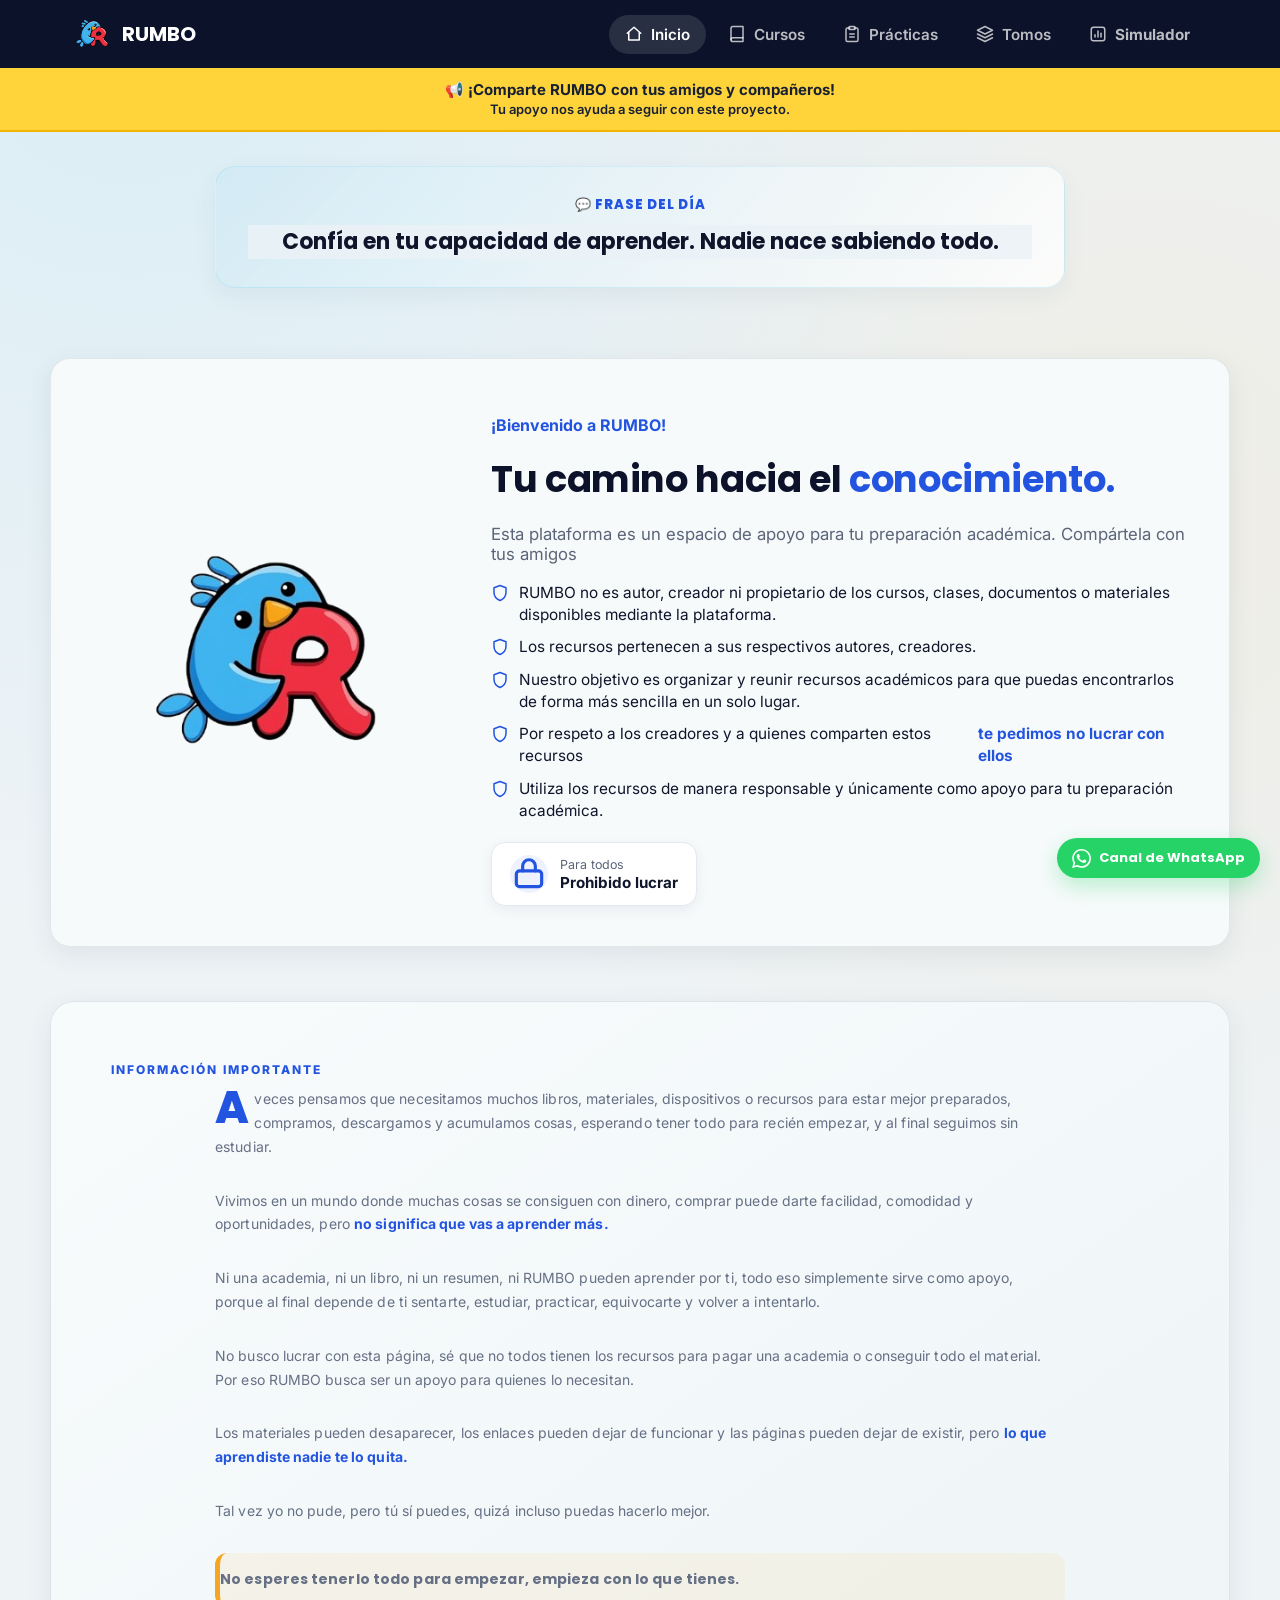
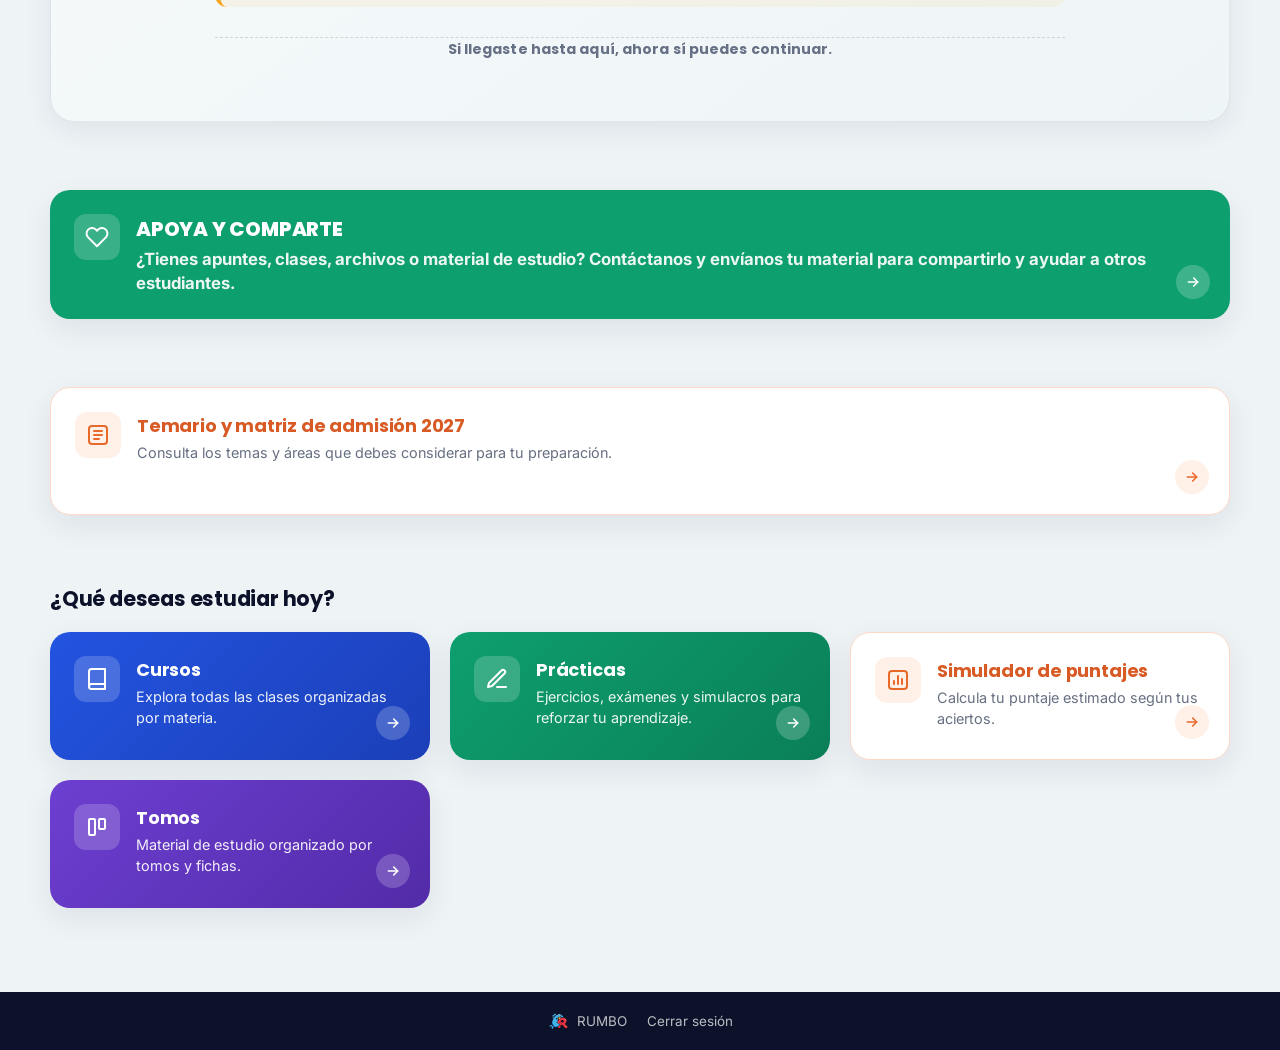
<file: index.html>
<!DOCTYPE html>
<html lang="es">

<head>
  <meta charset="UTF-8">

  <meta
    name="viewport"
    content="width=device-width, initial-scale=1.0"
  >

  <link rel="preconnect" href="https://fonts.googleapis.com">

  <link
    href="https://fonts.googleapis.com/css2?family=Poppins:wght@600;700;800&family=Inter:wght@400;500;600;700&display=swap"
    rel="stylesheet"
  >

  <link
    rel="stylesheet"
    href="assets/style.css"
  >

  <title>Inicio · RUMBO</title>

  <style>

    /* =====================================================
       MENSAJE PARA LAS CONTRASEÑAS
    ===================================================== */

    .rumbo-message-card {
      padding: clamp(30px, 5vw, 60px);
    }

    .rumbo-message-card h2 {
      font-family: 'Poppins', sans-serif;
      font-size: clamp(26px, 4vw, 36px);
      line-height: 1.25;
      max-width: 850px;
      margin: 0 auto 38px;
      text-align: center;
    }

    .rumbo-message {
      max-width: 850px;
      margin: 0 auto;
      font-family: 'Inter', sans-serif;
      font-size: clamp(19px, 2.1vw, 23px);
      line-height: 1.9;
      letter-spacing: .1px;
    }

    .rumbo-message p {
      margin: 0 0 30px;
    }

    .rumbo-message p:first-of-type::first-letter {
      font-family: 'Poppins', sans-serif;
      font-weight: 800;
      font-size: 3.2em;
      line-height: .8;
      float: left;
      margin: .06em .12em 0 0;
      color: var(--blue, #4CC3F0);
    }

    /* =====================================================
       FRASE FINAL
    ===================================================== */

    .rumbo-message-final {
      font-family: 'Poppins', sans-serif;
      font-weight: 800;
      font-size: clamp(21px, 2.4vw, 27px);
      line-height: 1.55;
      border-left: 5px solid var(--orange, #F5A524);
      padding: 15px 20px;
      margin: 42px 0;
      border-radius: 12px;
      background: rgba(245,165,36,.08);
    }

    .rumbo-message-continue {
      font-family: 'Poppins', sans-serif;
      font-weight: 700;
      font-size: clamp(19px, 2.2vw, 24px);
      line-height: 1.6;
      text-align: center;
      color: var(--blue, #4CC3F0);
      margin-top: 45px;
      padding-top: 30px;
      border-top: 1px dashed rgba(128,128,128,.3);
    }

    /* =====================================================
       ACCESOS
    ===================================================== */

    .rumbo-access {
      max-width: 600px;
      margin: 38px auto 0;
      text-align: center;
    }

    .rumbo-access-toggle {
      display: inline-flex;
      align-items: center;
      justify-content: center;
      gap: 8px;
      padding: 15px 28px;
      border: none;
      border-radius: 999px;
      background: var(--blue, #4CC3F0);
      color: #fff;
      font-family: 'Poppins', sans-serif;
      font-size: 16px;
      font-weight: 700;
      cursor: pointer;
      transition:
        transform .2s ease,
        background .2s ease,
        box-shadow .2s ease;
    }

    .rumbo-access-toggle:hover {
      transform: translateY(-2px);
      background: #36addb;
      box-shadow: 0 8px 22px rgba(76,195,240,.25);
    }

    .rumbo-access-toggle:active {
      transform: scale(.97);
    }

    .rumbo-access-list {
      display: grid;
      gap: 14px;
      margin: 22px auto 0;
      text-align: left;
      animation: rumboAccessOpen .25s ease;
    }

    .rumbo-access-list[hidden] {
      display: none;
    }

    .rumbo-access-item {
      display: flex;
      flex-direction: column;
      gap: 4px;
      padding: 18px 20px;
      border-radius: 15px;
      background: rgba(76,195,240,.07);
      border: 1px solid rgba(76,195,240,.22);
      font-family: 'Inter', sans-serif;
      font-size: 16px;
      line-height: 1.65;
    }

    .rumbo-access-item strong {
      margin-bottom: 5px;
      color: var(--orange, #F5A524);
      font-family: 'Poppins', sans-serif;
      font-size: 15px;
      font-weight: 800;
      letter-spacing: .5px;
    }

    @keyframes rumboAccessOpen {
      from {
        opacity: 0;
        transform: translateY(-8px);
      }

      to {
        opacity: 1;
        transform: translateY(0);
      }
    }

    /* =====================================================
       FRASE DEL DÍA
    ===================================================== */

    .rumbo-daily-card {
      max-width: 850px;
      margin: 0 auto;
      padding: 28px 32px;
      border-radius: 20px;
      background:
        linear-gradient(
          135deg,
          rgba(76,195,240,.08),
          rgba(255,255,255,.75)
        );
      border: 1px solid rgba(76,195,240,.16);
      box-shadow:
        0 8px 25px rgba(30,70,90,.06);
      text-align: center;
    }

    .rumbo-daily-label {
      display: block;
      margin-bottom: 10px;
      font-family: 'Poppins', sans-serif;
      font-size: 13px;
      font-weight: 800;
      letter-spacing: 1px;
      color: var(--blue, #4CC3F0);
    }

    .rumbo-daily-card #footer-quote {
      display: block;
      font-family: 'Poppins', sans-serif;
      font-size: clamp(18px, 2vw, 22px);
      font-weight: 700;
      line-height: 1.55;
    }

    /* =====================================================
       WHATSAPP FLOTANTE
    ===================================================== */

    .rumbo-whatsapp-float {
      position: fixed;
      right: 20px;
      bottom: 22px;
      z-index: 9999;
      display: inline-flex;
      align-items: center;
      gap: 8px;
      padding: 10px 15px;
      border-radius: 999px;
      background: #25D366;
      color: #fff;
      text-decoration: none;
      font-family: 'Poppins', sans-serif;
      font-size: 13px;
      font-weight: 700;
      box-shadow:
        0 8px 22px rgba(37,211,102,.30);
      transition:
        transform .2s ease,
        box-shadow .2s ease;
    }

    .rumbo-whatsapp-float:hover {
      transform: translateY(-3px);
      box-shadow:
        0 12px 28px rgba(37,211,102,.38);
    }

    .rumbo-whatsapp-float svg {
      width: 19px;
      height: 19px;
      flex-shrink: 0;
    }

    /* =====================================================
       SIMULADOR EN NAVEGACIÓN
    ===================================================== */

    .main-nav a.simulador-nav,
    .bottom-nav a.simulador-nav {
      font-weight: 700;
    }

    /* =====================================================
       MÓVIL
    ===================================================== */

    @media (max-width: 480px) {

      .rumbo-message-card {
        padding: 28px 20px;
      }

      .rumbo-message {
        font-size: 19px;
        line-height: 1.85;
      }

      .rumbo-message p {
        margin-bottom: 27px;
      }

      .rumbo-message-final {
        font-size: 21px;
        padding-left: 18px;
      }

      .rumbo-message-continue {
        font-size: 19px;
      }

      .rumbo-access {
        margin-top: 30px;
      }

      .rumbo-access-toggle {
        width: 100%;
      }

      .rumbo-access-item {
        padding: 16px;
        font-size: 15px;
      }

      .rumbo-daily-card {
        padding: 24px 18px;
      }

      .rumbo-whatsapp-float {
        right: 12px;
        bottom: 75px;
        padding: 9px 13px;
        font-size: 12px;
      }
    }

  </style>
</head>


<body>

  <!-- =====================================================
       HEADER
  ===================================================== -->

  <header class="site-header">

    <div class="container">

      <a href="index.html" class="brand">

        <span class="logo-box">

          <img
            class="logo-mark"
            src="assets/LOGOR.png"
            alt="RUMBO"
            onerror="this.style.display='none'; this.nextElementSibling.style.display='inline-flex'"
          >

          <svg
            class="logo-fallback"
            viewBox="0 0 48 48"
            fill="none"
            xmlns="http://www.w3.org/2000/svg"
            role="img"
            aria-label="RUMBO"
          >
            <circle
              cx="18"
              cy="24"
              r="14"
              fill="#4CC3F0"
            />

            <circle
              cx="16"
              cy="19"
              r="2.2"
              fill="#0B1229"
            />

            <path
              d="M8 24 L2 20 L8 28 Z"
              fill="#4CC3F0"
            />

            <text
              x="21"
              y="34"
              font-family="Poppins, sans-serif"
              font-weight="800"
              font-size="30"
              fill="#E8433F"
            >
              R
            </text>

          </svg>

        </span>

        RUMBO

      </a>


      <!-- NAVEGACIÓN SUPERIOR -->

      <nav class="main-nav">

        <a href="index.html" class="active">

          <svg
            viewBox="0 0 24 24"
            fill="none"
            stroke="currentColor"
            stroke-width="2"
            stroke-linecap="round"
            stroke-linejoin="round"
          >
            <path d="M3 11l9-8 9 8"/>
            <path d="M5 10v10h14V10"/>
          </svg>

          Inicio

        </a>


        <a href="cursos.html">

          <svg
            viewBox="0 0 24 24"
            fill="none"
            stroke="currentColor"
            stroke-width="2"
            stroke-linecap="round"
            stroke-linejoin="round"
          >
            <path d="M4 19.5A2.5 2.5 0 0 1 6.5 17H20"/>

            <path
              d="M6.5 2H20v20H6.5A2.5 2.5 0 0 1 4 19.5v-15A2.5 2.5 0 0 1 6.5 2z"
            />
          </svg>

          Cursos

        </a>


        <a href="practicas.html">

          <svg
            viewBox="0 0 24 24"
            fill="none"
            stroke="currentColor"
            stroke-width="2"
            stroke-linecap="round"
            stroke-linejoin="round"
          >
            <rect
              x="8"
              y="2"
              width="8"
              height="4"
              rx="1"
            />

            <path
              d="M9 4H6a2 2 0 0 0-2 2v14a2 2 0 0 0 2 2h12a2 2 0 0 0 2-2V6a2 2 0 0 0-2-2h-3"
            />

            <path d="M9 12h6M9 16h6"/>

          </svg>

          Prácticas

        </a>


        <a href="tomos.html">

          <svg
            viewBox="0 0 24 24"
            fill="none"
            stroke="currentColor"
            stroke-width="2"
            stroke-linecap="round"
            stroke-linejoin="round"
          >
            <path d="M12 2 2 7l10 5 10-5-10-5z"/>
            <path d="M2 17l10 5 10-5"/>
            <path d="M2 12l10 5 10-5"/>
          </svg>

          Tomos

        </a>


        <!-- NUEVO: SIMULADOR -->

        <a
          href="simulador.html"
          class="simulador-nav"
        >

          <svg
            viewBox="0 0 24 24"
            fill="none"
            stroke="currentColor"
            stroke-width="2"
            stroke-linecap="round"
            stroke-linejoin="round"
          >

            <rect
              x="3"
              y="3"
              width="18"
              height="18"
              rx="3"
            />

            <path d="M8 16v-3"/>
            <path d="M12 16V8"/>
            <path d="M16 16v-5"/>

          </svg>

          Simulador

        </a>

      </nav>


      <button
        class="nav-toggle"
        aria-label="Abrir menú"
      >

        <svg
          viewBox="0 0 24 24"
          fill="none"
          stroke="currentColor"
          stroke-width="2"
          stroke-linecap="round"
          stroke-linejoin="round"
        >

          <path d="M3 6h18"/>
          <path d="M3 12h18"/>
          <path d="M3 18h18"/>

        </svg>

      </button>

    </div>

  </header>


  <main>


    <!-- =====================================================
         AVISO WHATSAPP
    ===================================================== -->

    <a
      href="https://whatsapp.com/channel/0029VbDFAEu7YScyVZBNul0X"
      target="_blank"
      rel="noopener noreferrer"
      style="
        display:block;
        margin:0;
        padding:12px 16px;
        background:#FFD43B;
        color:#172033;
        text-align:center;
        font-size:15px;
        font-weight:700;
        text-decoration:none;
        border-bottom:2px solid #F4B400;
      "
    >

      📢 <strong>¡Comparte RUMBO con tus amigos y compañeros!</strong><br>

      <span style="font-size:13px;font-weight:600;">
        Tu apoyo nos ayuda a seguir con este proyecto.
      </span>

    </a>


    <!-- =====================================================
         FRASE DEL DÍA
         AHORA ESTÁ ANTES DE LA BIENVENIDA
    ===================================================== -->

    <section class="section container">

      <div class="rumbo-daily-card">

        <span class="rumbo-daily-label">
          💬 FRASE DEL DÍA
        </span>

        <span id="footer-quote"></span>

      </div>

    </section>


    <!-- =====================================================
         BIENVENIDA
    ===================================================== -->

    <section class="hero container">

      <div class="hero-card">

        <div class="hero-mascot">

          <img
            class="hero-logo-img"
            src="assets/LOGOR.png"
            alt="RUMBO"
            onerror="this.style.display='none'; this.nextElementSibling.style.display='block'"
          >


          <svg
            class="hero-logo-fallback"
            viewBox="0 0 300 260"
            xmlns="http://www.w3.org/2000/svg"
            role="img"
            aria-label="Mascota RUMBO"
          >

            <circle
              cx="120"
              cy="120"
              r="86"
              fill="#4CC3F0"
            />

            <circle
              cx="95"
              cy="95"
              r="10"
              fill="#0B1229"
            />

            <path
              d="M40 120 L4 100 L40 150 Z"
              fill="#4CC3F0"
            />

            <path
              d="M60 40 L45 8 L85 30 Z"
              fill="#4CC3F0"
            />

            <path
              d="M85 130 L60 210 L110 175 Z"
              fill="#F5A524"
            />

            <text
              x="130"
              y="205"
              font-family="Poppins, sans-serif"
              font-weight="800"
              font-size="150"
              fill="#E8433F"
            >
              R
            </text>

          </svg>

        </div>


        <div class="hero-copy">

          <p class="eyebrow">
            ¡Bienvenido a RUMBO!
          </p>


          <h1>

            Tu camino hacia el

            <span style="color:var(--blue)">
              conocimiento.
            </span>

          </h1>


          <p class="lead">

            Esta plataforma es un espacio de apoyo para tu preparación académica.
            Compártela con tus amigos

          </p>


          <ul class="notice-list">

            <li>

              <svg
                viewBox="0 0 24 24"
                fill="none"
                stroke="currentColor"
                stroke-width="2"
                stroke-linecap="round"
                stroke-linejoin="round"
              >

                <path
                  d="M12 2 4 5v6c0 5 3 9 8 11
                     4.5-2 8-6 8-11V5l-8-3z"
                />

              </svg>

              RUMBO no es autor, creador ni propietario de los cursos,
              clases, documentos o materiales disponibles mediante la plataforma.

            </li>


            <li>

              <svg
                viewBox="0 0 24 24"
                fill="none"
                stroke="currentColor"
                stroke-width="2"
                stroke-linecap="round"
                stroke-linejoin="round"
              >

                <path
                  d="M12 2 4 5v6c0 5 3 9 8 11
                     4.5-2 8-6 8-11V5l-8-3z"
                />

              </svg>

              Los recursos pertenecen a sus respectivos autores,
              creadores.

            </li>


            <li>

              <svg
                viewBox="0 0 24 24"
                fill="none"
                stroke="currentColor"
                stroke-width="2"
                stroke-linecap="round"
                stroke-linejoin="round"
              >

                <path
                  d="M12 2 4 5v6c0 5 3 9 8 11
                     4.5-2 8-6 8-11V5l-8-3z"
                />

              </svg>

              Nuestro objetivo es organizar y reunir recursos académicos
              para que puedas encontrarlos de forma más sencilla en un solo lugar.

            </li>


            <li>

              <svg
                viewBox="0 0 24 24"
                fill="none"
                stroke="currentColor"
                stroke-width="2"
                stroke-linecap="round"
                stroke-linejoin="round"
              >

                <path
                  d="M12 2 4 5v6c0 5 3 9 8 11
                     4.5-2 8-6 8-11V5l-8-3z"
                />

              </svg>

              Por respeto a los creadores y a quienes comparten estos recursos

              <strong>
                te pedimos no lucrar con ellos
              </strong>

            </li>


            <li>

              <svg
                viewBox="0 0 24 24"
                fill="none"
                stroke="currentColor"
                stroke-width="2"
                stroke-linecap="round"
                stroke-linejoin="round"
              >

                <path
                  d="M12 2 4 5v6c0 5 3 9 8 11
                     4.5-2 8-6 8-11V5l-8-3z"
                />

              </svg>

              Utiliza los recursos de manera responsable y únicamente
              como apoyo para tu preparación académica.

            </li>

          </ul>


          <div class="privacy-pill">

            <span class="ico">

              <svg
                viewBox="0 0 24 24"
                fill="none"
                stroke="currentColor"
                stroke-width="2"
                stroke-linecap="round"
                stroke-linejoin="round"
              >

                <rect
                  x="4"
                  y="10"
                  width="16"
                  height="10"
                  rx="2"
                />

                <path
                  d="M8 10V7a4 4 0 0 1 8 0v3"
                />

              </svg>

            </span>


            <span class="txt">

              <small>
                Para todos
              </small>

              <strong>
                Prohibido lucrar
              </strong>

            </span>

          </div>

        </div>

      </div>

    </section>


    <!-- =====================================================
         MENSAJE IMPORTANTE
    ===================================================== -->

    <section class="section container">

      <div class="info-card rumbo-message-card">

        <span class="section-kicker">
          INFORMACIÓN IMPORTANTE
        </span>


        <div class="rumbo-message">

          <p>
            A veces pensamos que necesitamos muchos libros, materiales,
            dispositivos o recursos para estar mejor preparados, compramos,
            descargamos y acumulamos cosas, esperando tener todo para recién
            empezar, y al final seguimos sin estudiar.
          </p>


          <p>
            Vivimos en un mundo donde muchas cosas se consiguen con dinero,
            comprar puede darte facilidad, comodidad y oportunidades, pero
            <strong>no significa que vas a aprender más.</strong>
          </p>


          <p>
            Ni una academia, ni un libro, ni un resumen, ni RUMBO pueden
            aprender por ti, todo eso simplemente sirve como apoyo, porque
            al final depende de ti sentarte, estudiar, practicar,
            equivocarte y volver a intentarlo.
          </p>


          <p>
            No busco lucrar con esta página, sé que no todos tienen los
            recursos para pagar una academia o conseguir todo el material.
            Por eso RUMBO busca ser un apoyo para quienes lo necesitan.
          </p>


          <p>
            Los materiales pueden desaparecer, los enlaces pueden dejar de
            funcionar y las páginas pueden dejar de existir, pero
            <strong>lo que aprendiste nadie te lo quita.</strong>
          </p>


          <p>
            Tal vez yo no pude, pero tú sí puedes, quizá incluso puedas
            hacerlo mejor.
          </p>


          <p class="rumbo-message-final">
            No esperes tenerlo todo para empezar, empieza con lo que tienes.
          </p>


          <p class="rumbo-message-continue">
            Si llegaste hasta aquí, ahora sí puedes continuar.
          </p>

        </div>

      </div>

    </section>


    <!-- =====================================================
         APOYA Y COMPARTE
    ===================================================== -->

    <section class="section container">

      <a
        class="action-card"
        href="https://whatsapp.com/channel/0029VbDFAEu7YScyVZBNul0X"
        target="_blank"
        rel="noopener noreferrer"
        style="background:#0E9F6E;"
      >

        <span class="ic">

          <svg
            viewBox="0 0 24 24"
            fill="none"
            stroke="currentColor"
            stroke-width="2"
            stroke-linecap="round"
            stroke-linejoin="round"
          >

            <path
              d="M20.84 4.61a5.5 5.5 0 0 0-7.78 0L12 5.67l-1.06-1.06
                 a5.5 5.5 0 0 0-7.78 7.78L12 21.23l8.84-8.84
                 a5.5 5.5 0 0 0 0-7.78z"
            />

          </svg>

        </span>


        <div>

          <h3 style="font-size:1.25rem;font-weight:800;">
            APOYA Y COMPARTE
          </h3>

          <p style="font-size:1.05rem;font-weight:700;">

            ¿Tienes apuntes, clases, archivos o material de estudio?

            <strong>
              Contáctanos y envíanos tu material para compartirlo
              y ayudar a otros estudiantes.
            </strong>

          </p>

        </div>


        <span class="go">

          <svg
            viewBox="0 0 24 24"
            fill="none"
            stroke="currentColor"
            stroke-width="2.4"
            stroke-linecap="round"
            stroke-linejoin="round"
          >

            <path d="M5 12h14"/>
            <path d="M13 6l6 6-6 6"/>

          </svg>

        </span>

      </a>

    </section>


    <!-- =====================================================
         MATRIZ / TEMARIO 2027
    ===================================================== -->

    <section class="section container">

      <a
        class="action-card orange"
        href="assets/TEMARIO-y-MATRIZ-ADMISION-2027.pdf"
        target="_blank"
        rel="noopener noreferrer"
      >

        <span class="ic">

          <svg
            viewBox="0 0 24 24"
            fill="none"
            stroke="currentColor"
            stroke-width="2"
            stroke-linecap="round"
            stroke-linejoin="round"
          >

            <rect
              x="3"
              y="3"
              width="18"
              height="18"
              rx="3"
            />

            <path d="M8 8h8"/>
            <path d="M8 12h8"/>
            <path d="M8 16h5"/>

          </svg>

        </span>


        <div>

          <h3>
            Temario y matriz de admisión 2027
          </h3>

          <p>
            Consulta los temas y áreas que debes considerar para tu preparación.
          </p>

        </div>


        <span class="go">

          <svg
            viewBox="0 0 24 24"
            fill="none"
            stroke="currentColor"
            stroke-width="2.4"
            stroke-linecap="round"
            stroke-linejoin="round"
          >

            <path d="M5 12h14"/>
            <path d="M13 6l6 6-6 6"/>

          </svg>

        </span>

      </a>

    </section>


    <!-- =====================================================
         QUÉ DESEAS ESTUDIAR
    ===================================================== -->

    <section class="section container">

      <h2 class="section-title">
        ¿Qué deseas estudiar hoy?
      </h2>


      <div class="action-grid">


        <!-- CURSOS -->

        <a
          class="action-card blue"
          href="cursos.html"
        >

          <span class="ic">

            <svg
              viewBox="0 0 24 24"
              fill="none"
              stroke="currentColor"
              stroke-width="2"
              stroke-linecap="round"
              stroke-linejoin="round"
            >

              <path d="M4 19.5A2.5 2.5 0 0 1 6.5 17H20"/>

              <path
                d="M6.5 2H20v20H6.5
                   A2.5 2.5 0 0 1 4 19.5v-15
                   A2.5 2.5 0 0 1 6.5 2z"
              />

            </svg>

          </span>


          <div>

            <h3>
              Cursos
            </h3>

            <p>
              Explora todas las clases organizadas por materia.
            </p>

          </div>


          <span class="go">

            <svg
              viewBox="0 0 24 24"
              fill="none"
              stroke="currentColor"
              stroke-width="2.4"
              stroke-linecap="round"
              stroke-linejoin="round"
            >

              <path d="M5 12h14"/>
              <path d="M13 6l6 6-6 6"/>

            </svg>

          </span>

        </a>


        <!-- PRÁCTICAS -->

        <a
          class="action-card green"
          href="practicas.html"
        >

          <span class="ic">

            <svg
              viewBox="0 0 24 24"
              fill="none"
              stroke="currentColor"
              stroke-width="2"
              stroke-linecap="round"
              stroke-linejoin="round"
            >

              <path d="M12 20h9"/>

              <path
                d="M16.5 3.5a2.1 2.1 0 0 1 3 3L7 19l-4 1 1-4L16.5 3.5z"
              />

            </svg>

          </span>


          <div>

            <h3>
              Prácticas
            </h3>

            <p>
              Ejercicios, exámenes y simulacros para reforzar tu aprendizaje.
            </p>

          </div>


          <span class="go">

            <svg
              viewBox="0 0 24 24"
              fill="none"
              stroke="currentColor"
              stroke-width="2.4"
              stroke-linecap="round"
              stroke-linejoin="round"
            >

              <path d="M5 12h14"/>
              <path d="M13 6l6 6-6 6"/>

            </svg>

          </span>

        </a>


        <!-- SIMULADOR -->

        <a
          class="action-card orange"
          href="simulador.html"
        >

          <span class="ic">

            <svg
              viewBox="0 0 24 24"
              fill="none"
              stroke="currentColor"
              stroke-width="2"
              stroke-linecap="round"
              stroke-linejoin="round"
            >

              <rect
                x="3"
                y="3"
                width="18"
                height="18"
                rx="3"
              />

              <path d="M8 16v-3"/>
              <path d="M12 16V8"/>
              <path d="M16 16v-5"/>

            </svg>

          </span>


          <div>

            <h3>
              Simulador de puntajes
            </h3>

            <p>
              Calcula tu puntaje estimado según tus aciertos.
            </p>

          </div>


          <span class="go">

            <svg
              viewBox="0 0 24 24"
              fill="none"
              stroke="currentColor"
              stroke-width="2.4"
              stroke-linecap="round"
              stroke-linejoin="round"
            >

              <path d="M5 12h14"/>
              <path d="M13 6l6 6-6 6"/>

            </svg>

          </span>

        </a>


        <!-- TOMOS -->

        <a
          class="action-card purple"
          href="tomos.html"
        >

          <span class="ic">

            <svg
              viewBox="0 0 24 24"
              fill="none"
              stroke="currentColor"
              stroke-width="2"
              stroke-linecap="round"
              stroke-linejoin="round"
            >

              <rect
                x="4"
                y="4"
                width="6"
                height="16"
                rx="1"
              />

              <rect
                x="14"
                y="4"
                width="6"
                height="10"
                rx="1"
              />

            </svg>

          </span>


          <div>

            <h3>
              Tomos
            </h3>

            <p>
              Material de estudio organizado por tomos y fichas.
            </p>

          </div>


          <span class="go">

            <svg
              viewBox="0 0 24 24"
              fill="none"
              stroke="currentColor"
              stroke-width="2.4"
              stroke-linecap="round"
              stroke-linejoin="round"
            >

              <path d="M5 12h14"/>
              <path d="M13 6l6 6-6 6"/>

            </svg>

          </span>

        </a>

      </div>

    </section>

  </main>


  <!-- =====================================================
       WHATSAPP FLOTANTE
  ===================================================== -->

  <a
    class="rumbo-whatsapp-float"
    href="https://whatsapp.com/channel/0029VbDFAEu7YScyVZBNul0X"
    target="_blank"
    rel="noopener noreferrer"
    aria-label="Canal de WhatsApp"
  >

    <svg
      viewBox="0 0 24 24"
      fill="currentColor"
      aria-hidden="true"
    >

      <path
        d="M20.52 3.48A11.82 11.82 0 0 0 12.08 0
        C5.55 0 .24 5.31.24 11.84c0 2.09.55 4.13
        1.6 5.93L.13 24l6.37-1.67a11.84 11.84 0 0 0
        5.58 1.42h.01c6.53 0 11.84-5.31 11.84-11.84
        0-3.17-1.23-6.15-3.41-8.43ZM12.09 21.7
        c-1.75 0-3.46-.47-4.96-1.36l-.36-.21-3.78.99
        1.01-3.68-.23-.38a9.82 9.82 0 0 1-1.51-5.22
        c0-5.43 4.42-9.85 9.85-9.85 2.63 0 5.1 1.03
        6.96 2.89a9.78 9.78 0 0 1 2.89 6.96
        c0 5.43-4.42 9.85-9.85 9.85Zm5.4-7.38
        c-.3-.15-1.77-.87-2.05-.97-.27-.1-.47-.15-.67.15
        -.2.3-.77.97-.94 1.17-.17.2-.35.22-.65.07
        -.3-.15-1.27-.47-2.42-1.5-.89-.79-1.49-1.77
        -1.66-2.07-.17-.3-.02-.46.13-.61.13-.13.3-.35
        .45-.52.15-.17.2-.3.3-.5.1-.2.05-.37-.02-.52
        -.07-.15-.67-1.61-.92-2.21-.24-.58-.49-.5-.67-.51
        -.17-.01-.37-.01-.57-.01-.2 0-.52.07-.79.37
        -.27.3-1.04 1.02-1.04 2.49 0 1.47 1.07 2.89
        1.22 3.09.15.2 2.1 3.21 5.09 4.5.71.31 1.26.49
        1.69.63.71.23 1.35.2 1.86.12.57-.09 1.77-.72
        2.02-1.42.25-.7.25-1.3.17-1.42-.07-.12-.27-.2-.57-.35Z"
      />

    </svg>

    Canal de WhatsApp

  </a>


  <!-- =====================================================
       FOOTER
  ===================================================== -->

  <footer class="site-footer">

    <div class="container">

      <span class="item">

        <span
          class="logo-box"
          style="width:22px;height:22px"
        >

          <img
            class="logo-mark"
            style="width:22px;height:22px;border-radius:5px"
            src="assets/LOGOR.png"
            alt="RUMBO"
          >

        </span>

        RUMBO

      </span>


      <a
        class="item"
        href="#"
        id="logout-link"
      >
        Cerrar sesión
      </a>

    </div>

  </footer>


  <!-- =====================================================
       NAVEGACIÓN MÓVIL
  ===================================================== -->

  <nav class="bottom-nav">


    <a
      href="index.html"
      class="active"
    >

      <svg
        viewBox="0 0 24 24"
        fill="none"
        stroke="currentColor"
        stroke-width="2"
        stroke-linecap="round"
        stroke-linejoin="round"
      >

        <path d="M3 11l9-8 9 8"/>
        <path d="M5 10v10h14V10"/>

      </svg>

      Inicio

    </a>


    <a href="cursos.html">

      <svg
        viewBox="0 0 24 24"
        fill="none"
        stroke="currentColor"
        stroke-width="2"
        stroke-linecap="round"
        stroke-linejoin="round"
      >

        <path d="M4 19.5A2.5 2.5 0 0 1 6.5 17H20"/>

        <path
          d="M6.5 2H20v20H6.5
             A2.5 2.5 0 0 1 4 19.5v-15
             A2.5 2.5 0 0 1 6.5 2z"
        />

      </svg>

      Cursos

    </a>


    <a href="practicas.html">

      <svg
        viewBox="0 0 24 24"
        fill="none"
        stroke="currentColor"
        stroke-width="2"
        stroke-linecap="round"
        stroke-linejoin="round"
      >

        <rect
          x="8"
          y="2"
          width="8"
          height="4"
          rx="1"
        />

        <path
          d="M9 4H6a2 2 0 0 0-2 2v14
             a2 2 0 0 0 2 2h12
             a2 2 0 0 0 2-2V6
             a2 2 0 0 0-2-2h-3"
        />

        <path d="M9 12h6M9 16h6"/>

      </svg>

      Prácticas

    </a>


    <a href="tomos.html">

      <svg
        viewBox="0 0 24 24"
        fill="none"
        stroke="currentColor"
        stroke-width="2"
        stroke-linecap="round"
        stroke-linejoin="round"
      >

        <path d="M12 2 2 7l10 5 10-5-10-5z"/>
        <path d="M2 17l10 5 10-5"/>
        <path d="M2 12l10 5 10-5"/>

      </svg>

      Tomos

    </a>


    <!-- NUEVO: SIMULADOR EN MENÚ INFERIOR -->

    <a
      href="simulador.html"
      class="simulador-nav"
    >

      <svg
        viewBox="0 0 24 24"
        fill="none"
        stroke="currentColor"
        stroke-width="2"
        stroke-linecap="round"
        stroke-linejoin="round"
      >

        <rect
          x="3"
          y="3"
          width="18"
          height="18"
          rx="3"
        />

        <path d="M8 16v-3"/>
        <path d="M12 16V8"/>
        <path d="M16 16v-5"/>

      </svg>

      Simulador

    </a>

  </nav>


  <!-- =====================================================
       SCRIPTS
  ===================================================== -->

  <script src="assets/users.js"></script>
  <script src="assets/frases.js"></script>
  <script src="assets/auth.js"></script>
  <script src="assets/data.js"></script>
  <script src="assets/app.js"></script>


  <!-- =====================================================
       ACCESOS
  ===================================================== -->

  <script>

    document.addEventListener(
      'DOMContentLoaded',
      function () {

        const button =
          document.getElementById(
            'rumbo-access-toggle'
          );

        const list =
          document.getElementById(
            'rumbo-access-list'
          );

        if (!button || !list) return;

        button.addEventListener(
          'click',
          function () {

            const isOpen =
              !list.hidden;

            list.hidden =
              isOpen;

            button.setAttribute(
              'aria-expanded',
              String(!isOpen)
            );

            button.innerHTML =
              isOpen
                ? '🔐 Ver contraseñas'
                : '🔒 Ocultar contraseñas';

          }
        );

      }
    );

  </script>

</body>
</html>
</file>
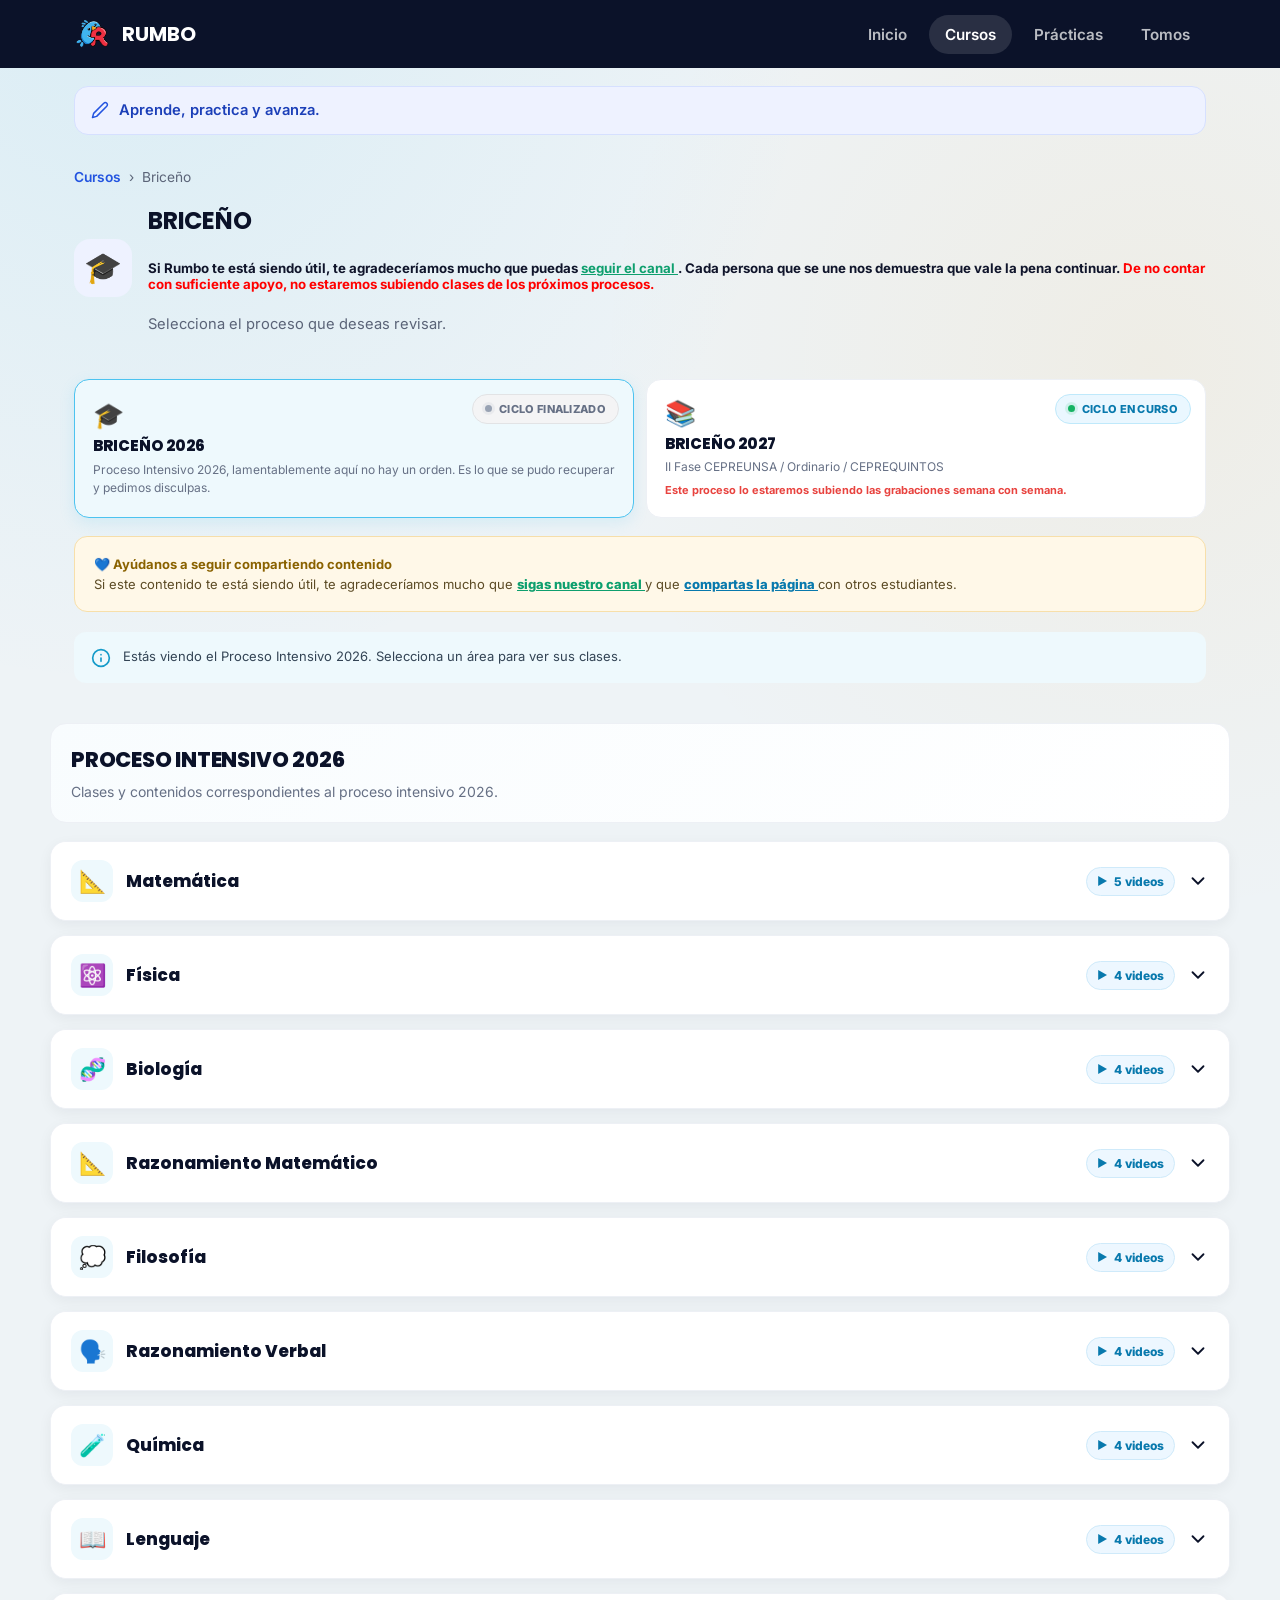
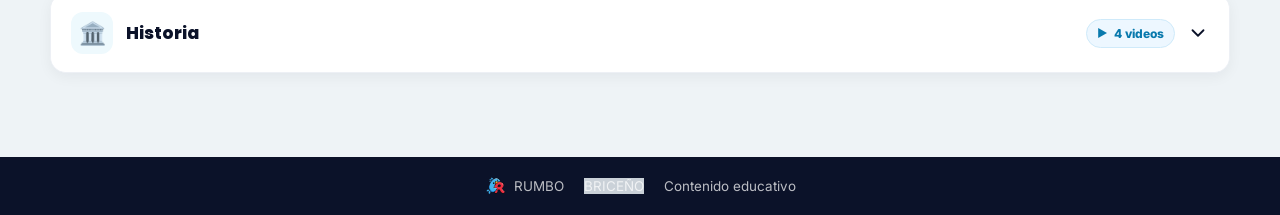
<file: briceño.html>
<!DOCTYPE html>
<html lang="es">

<head>
  <meta charset="UTF-8">
  <meta name="viewport" content="width=device-width, initial-scale=1.0">

  <link rel="preconnect" href="https://fonts.googleapis.com">

  <link
    href="https://fonts.googleapis.com/css2?family=Poppins:wght@600;700;800&family=Inter:wght@400;500;600;700&display=swap"
    rel="stylesheet"
  >

  <link rel="stylesheet" href="assets/style.css">

  <title>Briceño · RUMBO</title>

  <style>

    /* =========================================================
       SELECTOR DE PROCESO
    ========================================================= */

    .briceno-selector {
      display: grid;
      grid-template-columns: 1fr 1fr;
      gap: 12px;
      margin-top: 24px;
    }

    .briceno-selector-btn {
      position: relative;
      border: 1px solid #edf0f5;
      background: #fff;
      border-radius: 15px;
      padding: 18px;
      cursor: pointer;
      text-align: left;
      font-family: Inter, sans-serif;
      transition:
        background .2s ease,
        border-color .2s ease,
        transform .2s ease,
        box-shadow .2s ease;
    }

    .briceno-selector-btn:hover {
      transform: translateY(-2px);
      box-shadow: 0 6px 18px rgba(11,18,41,.08);
    }

    .briceno-selector-btn.active {
      background: #eef9fd;
      border-color: #4CC3F0;
      box-shadow: 0 5px 15px rgba(76,195,240,.15);
    }

    .briceno-selector-icon {
      display: block;
      font-size: 25px;
      margin-bottom: 7px;
    }

    .briceno-selector-title {
      display: block;
      color: #0B1229;
      font-family: Poppins, sans-serif;
      font-size: 15px;
      font-weight: 800;
      line-height: 1.25;
    }

    .briceno-selector-subtitle {
      display: block;
      margin-top: 5px;
      color: #667085;
      font-size: 12px;
      line-height: 1.5;
    }

    .briceno-subtitle-aviso {
      display: block;
      margin-top: 7px;
      color: #E8433F;
      font-weight: 700;
    }


    /* =========================================================
       ESTADO DEL CICLO
    ========================================================= */

    .briceno-ciclo-actual {
      position: absolute;
      top: 14px;
      right: 14px;
      display: inline-flex;
      align-items: center;
      gap: 7px;
      padding: 7px 12px;
      border-radius: 999px;
      background: #eaf7ff;
      border: 1px solid #bfe9fb;
      color: #0879ad;
      font-family: Inter, sans-serif;
      font-size: 11px;
      font-weight: 800;
      letter-spacing: .3px;
      text-transform: uppercase;
      white-space: nowrap;
    }

    .briceno-ciclo-finalizado {
      background: #f4f4f5;
      border-color: #e2e3e5;
      color: #667085;
    }

    .briceno-ciclo-dot {
      width: 7px;
      height: 7px;
      border-radius: 50%;
      background: #16b364;
      box-shadow: 0 0 0 3px rgba(22,179,100,.12);
    }

    .briceno-ciclo-finalizado .briceno-ciclo-dot {
      background: #98a2b3;
      box-shadow: 0 0 0 3px rgba(152,162,179,.12);
    }


    /* =========================================================
       CONTENEDOR DEL PROCESO
    ========================================================= */

    .briceno-contenido {
      margin-top: 20px;
    }

    .briceno-proceso-info {
      margin-bottom: 18px;
      padding: 20px;
      background: linear-gradient(
        135deg,
        #f8fcfe 0%,
        #ffffff 100%
      );
      border: 1px solid #edf0f5;
      border-radius: 16px;
    }

    .briceno-proceso-info h2 {
      margin: 0 0 6px;
      color: #0B1229;
      font-family: Poppins, sans-serif;
      font-size: 21px;
      font-weight: 800;
    }

    .briceno-proceso-info p {
      margin: 0;
      color: #667085;
      font-family: Inter, sans-serif;
      font-size: 14px;
      line-height: 1.5;
    }


    /* =========================================================
       SELECTOR DE SEMANAS
    ========================================================= */

    .briceno-semanas {
      margin-top: 20px;
      padding: 16px;
      background: #fff;
      border: 1px solid #edf0f5;
      border-radius: 16px;
      box-shadow: 0 4px 14px rgba(11,18,41,.05);
    }

    .briceno-semanas-title {
      display: flex;
      align-items: center;
      gap: 8px;
      margin-bottom: 12px;
      color: #0B1229;
      font-family: Poppins, sans-serif;
      font-size: 14px;
      font-weight: 800;
    }

    .briceno-semanas-title span {
      font-size: 18px;
    }

    .briceno-semanas-lista {
      display: flex;
      gap: 8px;
      flex-wrap: wrap;
    }

    .briceno-semana-btn {
      border: 1px solid #e1e7ec;
      background: #f8fafc;
      color: #52606d;
      border-radius: 10px;
      padding: 9px 13px;
      cursor: pointer;
      font-family: Inter, sans-serif;
      font-size: 12px;
      font-weight: 800;
      transition:
        background .2s ease,
        color .2s ease,
        border-color .2s ease,
        transform .2s ease;
    }

    .briceno-semana-btn:hover {
      transform: translateY(-1px);
      background: #eef9fd;
      border-color: #bfe9fb;
      color: #0879ad;
    }

    .briceno-semana-btn.active {
      background: #4CC3F0;
      border-color: #4CC3F0;
      color: #fff;
      box-shadow: 0 4px 10px rgba(76,195,240,.22);
    }

    .briceno-semana-btn .semana-descripcion {
      display: block;
      margin-top: 2px;
      font-size: 10px;
      font-weight: 600;
      opacity: .85;
    }


    /* =========================================================
       GOOGLE DRIVE
    ========================================================= */

    .briceno-drive-box {
      margin-top: 17px;
      padding: 16px 18px;
      background: #f8fbfd;
      border: 1px solid #e3edf2;
      border-radius: 14px;
      display: flex;
      align-items: center;
      justify-content: space-between;
      gap: 15px;
    }

    .briceno-drive-text {
      color: #52606d;
      font-family: Inter, sans-serif;
      font-size: 13px;
      line-height: 1.45;
    }

    .briceno-drive-text strong {
      display: block;
      margin-bottom: 3px;
      color: #0B1229;
      font-size: 14px;
      font-weight: 800;
    }

    .briceno-drive-btn {
      display: inline-flex;
      align-items: center;
      justify-content: center;
      gap: 8px;
      min-width: 145px;
      padding: 10px 15px;
      border-radius: 10px;
      background: #fff;
      border: 1px solid #dadce0;
      color: #1a73e8;
      text-decoration: none;
      font-family: Inter, sans-serif;
      font-size: 13px;
      font-weight: 800;
      box-shadow: 0 2px 6px rgba(11,18,41,.05);
      transition:
        transform .2s ease,
        box-shadow .2s ease,
        background .2s ease;
    }

    .briceno-drive-btn:hover {
      transform: translateY(-1px);
      background: #f8fbff;
      box-shadow: 0 5px 12px rgba(11,18,41,.09);
    }

    .briceno-drive-icon {
      font-size: 18px;
    }


    /* =========================================================
       AVISO DE APOYO
    ========================================================= */

    .briceno-apoyo {
      margin-top: 18px;
      padding: 17px 19px;
      border-radius: 13px;
      background: #fff8e8;
      border: 1px solid #f7dfaa;
      color: #5c4b25;
      font-family: Inter, sans-serif;
      font-size: 13px;
      line-height: 1.55;
    }

    .briceno-apoyo strong {
      color: #8a6200;
    }

    .briceno-apoyo a {
      font-weight: 800;
      text-decoration: underline;
    }

    .briceno-apoyo-canal {
      color: #0e9f6e;
    }

    .briceno-apoyo-pagina {
      color: #0879ad;
    }


    /* =========================================================
       AVISO BIOLOGÍA / ANATOMÍA
    ========================================================= */

    .briceno-importante {
      margin-top: 18px;
      padding: 19px 20px;
      border-radius: 14px;
      background: #eef9fd;
      border: 1px solid #c9edf9;
      color: #28495a;
      font-family: Inter, sans-serif;
      font-size: 15px;
      line-height: 1.6;
    }

    .briceno-importante strong {
      display: block;
      margin-bottom: 6px;
      color: #0879ad;
      font-family: Poppins, sans-serif;
      font-size: 17px;
      font-weight: 800;
    }

    .briceno-importante p {
      margin: 0;
    }


    /* =========================================================
       ENCABEZADO DE SEMANA
    ========================================================= */

    .briceno-semana-contenido {
      margin-bottom: 18px;
    }

    .briceno-semana-header {
      display: flex;
      align-items: center;
      justify-content: space-between;
      gap: 15px;
      margin-bottom: 14px;
      padding: 16px 18px;
      background: #fff;
      border: 1px solid #edf0f5;
      border-radius: 14px;
    }

    .briceno-semana-header-left {
      min-width: 0;
    }

    .briceno-semana-header h3 {
      margin: 0;
      color: #0B1229;
      font-family: Poppins, sans-serif;
      font-size: 18px;
      font-weight: 800;
    }

    .briceno-semana-header p {
      margin: 4px 0 0;
      color: #667085;
      font-family: Inter, sans-serif;
      font-size: 12px;
    }

    .briceno-semana-badge {
      flex-shrink: 0;
      padding: 7px 11px;
      border-radius: 999px;
      background: #eef9fd;
      border: 1px solid #c9edf9;
      color: #0879ad;
      font-family: Inter, sans-serif;
      font-size: 11px;
      font-weight: 800;
    }


    /* =========================================================
       ÁREAS
    ========================================================= */

    .briceno-areas {
      display: flex;
      flex-direction: column;
      gap: 14px;
    }

    .briceno-area {
      background: #fff;
      border-radius: 16px;
      overflow: hidden;
      border: 1px solid #edf0f5;
      box-shadow: 0 4px 14px rgba(11,18,41,.05);
    }

    .briceno-area-header {
      width: 100%;
      border: 0;
      background: #fff;
      padding: 18px 20px;
      display: flex;
      align-items: center;
      justify-content: space-between;
      gap: 15px;
      cursor: pointer;
      color: #0B1229;
      font-family: Poppins, sans-serif;
      font-size: 17px;
      font-weight: 800;
      text-align: left;
    }

    .briceno-area-header:hover {
      background: #f8fbfd;
    }

    .briceno-area-name {
      display: flex;
      align-items: center;
      gap: 13px;
      min-width: 0;
    }

    .briceno-area-name > span:last-child {
      word-break: break-word;
    }

    .briceno-area-icon {
      width: 42px;
      height: 42px;
      min-width: 42px;
      border-radius: 12px;
      background: #eef9fd;
      display: flex;
      align-items: center;
      justify-content: center;
      font-size: 22px;
    }

    .briceno-area-right {
      display: flex;
      align-items: center;
      gap: 12px;
      margin-left: auto;
    }


    /* =========================================================
       INDICADOR DE VIDEOS
    ========================================================= */

    .briceno-video-count {
      display: inline-flex;
      align-items: center;
      gap: 6px;
      padding: 6px 10px;
      border-radius: 999px;
      background: #edf7ff;
      border: 1px solid #cfeafa;
      color: #0879ad;
      font-family: Inter, sans-serif;
      font-size: 12px;
      font-weight: 800;
      white-space: nowrap;
    }

    .briceno-video-count-icon {
      font-size: 11px;
    }

    .briceno-ciclo-mini {
      display: inline-flex;
      align-items: center;
      gap: 5px;
      color: #16805a;
      font-family: Inter, sans-serif;
      font-size: 11px;
      font-weight: 800;
      white-space: nowrap;
    }

    .briceno-ciclo-mini-dot {
      width: 6px;
      height: 6px;
      border-radius: 50%;
      background: #16b364;
    }

    .briceno-arrow {
      width: 22px;
      height: 22px;
      min-width: 22px;
      transition: transform .2s ease;
    }

    .briceno-area.open .briceno-arrow {
      transform: rotate(180deg);
    }


    /* =========================================================
       CONTENIDO ÁREA
    ========================================================= */

    .briceno-area-content {
      display: none;
      padding: 0 20px 20px;
    }

    .briceno-area.open .briceno-area-content {
      display: block;
    }


    /* =========================================================
       VIDEOS
    ========================================================= */

    .briceno-video-list {
      display: flex;
      flex-direction: column;
      gap: 9px;
    }

    .briceno-video {
      display: flex;
      align-items: center;
      justify-content: space-between;
      gap: 12px;
      padding: 13px 15px;
      background: #f7f9fc;
      border-radius: 11px;
      border: 1px solid #edf0f5;
    }

    .briceno-video-name {
      display: flex;
      align-items: center;
      gap: 10px;
      color: #0B1229;
      font-family: Inter, sans-serif;
      font-weight: 600;
      font-size: 14px;
      line-height: 1.4;
    }

    .briceno-video-name > span:first-child {
      color: #E8433F;
      font-size: 13px;
    }

    .briceno-play {
      width: 35px;
      height: 35px;
      min-width: 35px;
      border-radius: 50%;
      background: #E8433F;
      color: #fff;
      display: flex;
      align-items: center;
      justify-content: center;
      text-decoration: none;
      font-size: 14px;
      transition:
        transform .2s,
        background .2s;
    }

    .briceno-play:hover {
      transform: scale(1.08);
      background: #d93632;
    }

    .briceno-empty {
      color: #667085;
      font-size: 14px;
      padding: 10px 0;
    }


    /* =========================================================
       AVISO GENERAL
    ========================================================= */

    .briceno-notice {
      display: flex;
      align-items: flex-start;
      gap: 12px;
      margin-top: 20px;
      padding: 15px 17px;
      border-radius: 12px;
      background: #eef9fd;
      color: #345;
      font-size: 13px;
      line-height: 1.5;
    }

    .briceno-notice svg {
      width: 20px;
      min-width: 20px;
      color: #159bc9;
      margin-top: 1px;
    }

    .briceno-notice p {
      margin: 0;
    }


    /* =========================================================
       MÓVIL
    ========================================================= */

    @media (max-width: 700px) {

      .briceno-selector {
        grid-template-columns: 1fr;
      }

      .briceno-selector-btn {
        padding: 16px;
        padding-top: 48px;
      }

      .briceno-ciclo-actual {
        top: 12px;
        right: 12px;
      }

      .briceno-semanas {
        padding: 13px;
      }

      .briceno-semanas-lista {
        gap: 7px;
      }

      .briceno-semana-btn {
        flex: 1 1 calc(50% - 7px);
        text-align: center;
      }

      .briceno-semana-header {
        padding: 14px;
      }

      .briceno-semana-header h3 {
        font-size: 16px;
      }

      .briceno-drive-box {
        flex-direction: column;
        align-items: stretch;
      }

      .briceno-drive-btn {
        width: 100%;
      }

      .briceno-area-header {
        padding: 15px;
      }

      .briceno-area-content {
        padding: 0 15px 15px;
      }

      .briceno-area-icon {
        width: 38px;
        height: 38px;
        min-width: 38px;
      }

      .briceno-area-right {
        gap: 7px;
      }

      .briceno-ciclo-mini {
        display: none;
      }

      .briceno-video-count {
        font-size: 11px;
        padding: 5px 8px;
      }

      .briceno-video {
        padding: 11px 12px;
      }

      .briceno-video-name {
        font-size: 13px;
      }

      .briceno-importante {
        font-size: 14px;
      }
    }

  </style>
</head>


<body>

  <!-- =====================================================
       HEADER
  ====================================================== -->

  <header class="site-header">

    <div class="container">

      <a href="index.html" class="brand">

        <span class="logo-box">

          <img
            class="logo-mark"
            src="assets/LOGOR.png"
            alt="RUMBO"
            onerror="
              this.style.display='none';
              this.nextElementSibling.style.display='inline-flex'
            "
          >

          <svg
            class="logo-fallback"
            viewBox="0 0 48 48"
            fill="none"
            xmlns="http://www.w3.org/2000/svg"
          >

            <circle
              cx="18"
              cy="24"
              r="14"
              fill="#4CC3F0"
            />

            <circle
              cx="16"
              cy="19"
              r="2.2"
              fill="#0B1229"
            />

            <path
              d="M8 24 L2 20 L8 28 Z"
              fill="#4CC3F0"
            />

            <text
              x="21"
              y="34"
              font-family="Poppins, sans-serif"
              font-weight="800"
              font-size="30"
              fill="#E8433F"
            >R</text>

          </svg>

        </span>

        RUMBO

      </a>


      <nav class="main-nav">

        <a href="index.html">
          Inicio
        </a>

        <a href="cursos.html" class="active">
          Cursos
        </a>

        <a href="practicas.html">
          Prácticas
        </a>

        <a href="tomos.html">
          Tomos
        </a>

      </nav>


      <button
        class="nav-toggle"
        aria-label="Abrir menú"
        type="button"
      >
        ☰
      </button>

    </div>

  </header>


  <!-- =====================================================
       CONTENIDO
  ====================================================== -->

  <main>

    <div class="container">


      <!-- FRASE -->

      <p class="course-quote">

        <svg
          viewBox="0 0 24 24"
          fill="none"
          stroke="currentColor"
          stroke-width="2"
          stroke-linecap="round"
          stroke-linejoin="round"
        >

          <path
            d="M17 3a2.83 2.83 0 1 1 4 4L7.5 20.5 2 22l1.5-5.5L17 3z"
          />

        </svg>

        <span id="course-quote-text">
          Aprende, practica y avanza.
        </span>

      </p>


      <!-- BREADCRUMB -->

      <nav class="breadcrumb">

        <a href="cursos.html">
          Cursos
        </a>

        <span>›</span>

        <span>
          Briceño
        </span>

      </nav>


      <!-- CABECERA -->

      <div class="course-head">

        <div class="emoji-badge">
          🎓
        </div>

        <div>

          <h1>
            BRICEÑO
          </h1>

          <h5>

            Si Rumbo te está siendo útil, te agradeceríamos mucho que puedas

            <a
              href="https://whatsapp.com/channel/0029VbDFAEu7YScyVZBNul0X"
              target="_blank"
              rel="noopener noreferrer"
              style="
                color:#0E9F6E;
                font-weight:700;
                text-decoration:underline;
              "
            >
              seguir el canal
            </a>.

            Cada persona que se une nos demuestra que vale la pena continuar.

            <strong style="color:red;">
              De no contar con suficiente apoyo, no estaremos subiendo clases
              de los próximos procesos.
            </strong>

          </h5>

          <p>
            Selecciona el proceso que deseas revisar.
          </p>

        </div>

      </div>


      <!-- =================================================
           BOTONES DE LOS DOS PROCESOS
      ================================================== -->

      <div class="briceno-selector">


        <!-- 2026 -->

        <button
          type="button"
          class="briceno-selector-btn active"
          data-proceso="2026"
        >

          <span class="briceno-ciclo-actual briceno-ciclo-finalizado">

            <span class="briceno-ciclo-dot"></span>

            Ciclo finalizado

          </span>

          <span class="briceno-selector-icon">
            🎓
          </span>

          <span class="briceno-selector-title">
            BRICEÑO 2026
          </span>

          <span class="briceno-selector-subtitle">

            Proceso Intensivo 2026, lamentablemente aquí no hay
            un orden. Es lo que se pudo recuperar y pedimos disculpas.

          </span>

        </button>


        <!-- 2027 -->

        <button
          type="button"
          class="briceno-selector-btn"
          data-proceso="2027"
        >

          <span class="briceno-ciclo-actual">

            <span class="briceno-ciclo-dot"></span>

            Ciclo en curso

          </span>

          <span class="briceno-selector-icon">
            📚
          </span>

          <span class="briceno-selector-title">
            BRICEÑO 2027
          </span>

          <span class="briceno-selector-subtitle">

            II Fase CEPREUNSA / Ordinario / CEPREQUINTOS

            <span class="briceno-subtitle-aviso">

              Este proceso lo estaremos subiendo las grabaciones
              semana con semana.

            </span>

          </span>

        </button>

      </div>


      <!-- =================================================
           AVISO DE APOYO
      ================================================== -->

      <div class="briceno-apoyo">

        <strong>
          💙 Ayúdanos a seguir compartiendo contenido
        </strong>

        <br>

        Si este contenido te está siendo útil, te agradeceríamos mucho que

        <a
          class="briceno-apoyo-canal"
          href="https://whatsapp.com/channel/0029VbDFAEu7YScyVZBNul0X"
          target="_blank"
          rel="noopener noreferrer"
        >
          sigas nuestro canal
        </a>

        y que

        <a
          class="briceno-apoyo-pagina"
          href="index.html"
        >
          compartas la página
        </a>

        con otros estudiantes.

      </div>


      <!-- =================================================
           AVISO
      ================================================== -->

      <div class="briceno-notice">

        <svg
          viewBox="0 0 24 24"
          fill="none"
          stroke="currentColor"
          stroke-width="2"
          stroke-linecap="round"
          stroke-linejoin="round"
        >

          <circle
            cx="12"
            cy="12"
            r="10"
          />

          <path d="M12 16v-4"/>

          <path d="M12 8h.01"/>

        </svg>

        <p id="briceno-aviso">
          Estás viendo el Proceso Intensivo 2026.
          Selecciona un área para ver sus clases.
        </p>

      </div>

    </div>


    <!-- =================================================
         CONTENIDO DEL PROCESO
    ================================================== -->

    <section
      class="container section"
      style="padding-top:20px"
    >

      <div
        id="briceno-contenido"
        class="briceno-contenido"
      ></div>

    </section>

  </main>


  <!-- =====================================================
       FOOTER
  ====================================================== -->

  <footer class="site-footer">

    <div class="container">

      <span class="item">

        <span
          class="logo-box"
          style="width:22px;height:22px"
        >

          <img
            class="logo-mark"
            style="
              width:22px;
              height:22px;
              border-radius:5px
            "
            src="assets/LOGOR.png"
            alt="RUMBO"
          >

        </span>

        RUMBO

      </span>


      <span
        class="item"
        id="footer-quote"
      >
        BRICEÑO
      </span>


      <span class="item">
        Contenido educativo
      </span>

    </div>

  </footer>


  <!-- =====================================================
       BOTTOM NAV
  ====================================================== -->

  <nav class="bottom-nav">

    <a href="index.html">
      Inicio
    </a>

    <a
      href="cursos.html"
      class="active"
    >
      Cursos
    </a>

    <a href="practicas.html">
      Prácticas
    </a>

    <a href="tomos.html">
      Tomos
    </a>

  </nav>


  <!-- =====================================================
       SCRIPTS
  ====================================================== -->

  <script src="assets/frases.js"></script>

  <!-- Datos del proceso 2026 -->
  <script src="assets/data.js"></script>

  <!--
    ARCHIVO 2027

    AQUÍ PUEDES TENER:

    window.briceno2027Semana00 = [...]
    window.briceno2027Semana01 = [...]
    window.briceno2027Semana02 = [...]
    window.briceno2027Semana03 = [...]

    etc.

    NO ES NECESARIO MODIFICAR ESTE HTML.
  -->

  <script src="assets/briceñoareas2027.js"></script>


  <script>

    document.addEventListener("DOMContentLoaded", function () {


      /* ===================================================
         ELEMENTOS
      =================================================== */

      const contenedor =
        document.getElementById("briceno-contenido");

      const botones =
        document.querySelectorAll(
          ".briceno-selector-btn"
        );

      const aviso =
        document.getElementById("briceno-aviso");


      /* ===================================================
         DATOS
      =================================================== */

      const procesos = {

        "2026": {

          titulo:
            "PROCESO INTENSIVO 2026",

          descripcion:
            "Clases y contenidos correspondientes al proceso intensivo 2026.",

          areas:
            Array.isArray(window.bricenoAreas)
              ? window.bricenoAreas
              : []

        },


        "2027": {

          titulo:
            "II FASE CEPREUNSA / ORDINARIO / CEPREQUINTOS",

          descripcion:
            "Clases y contenidos correspondientes a la II Fase CEPREUNSA / Ordinario / CEPREQUINTOS 2027.",

          areas: []

        }

      };


      /* ===================================================
         DETECTAR AUTOMÁTICAMENTE LAS SEMANAS 2027
      =================================================== */

      function obtenerSemanas2027() {

        return Object.keys(window)

          .filter(function (clave) {

            return /^briceno2027Semana\d+$/.test(clave);

          })

          .map(function (clave) {

            const numero =
              parseInt(
                clave.replace(
                  "briceno2027Semana",
                  ""
                ),
                10
              );

            return {

              clave: clave,

              numero: numero,

              datos:
                Array.isArray(window[clave])
                  ? window[clave]
                  : []

            };

          })

          .sort(function (a, b) {

            return a.numero - b.numero;

          });

      }


      /* ===================================================
         SEMANAS DETECTADAS
      =================================================== */

      let semanas2027 =
        obtenerSemanas2027();


      /* ===================================================
         SEMANA SELECCIONADA
      =================================================== */

      let semanaSeleccionada = 0;


      /* ===================================================
         ICONOS
      =================================================== */

      function obtenerIcono(nombre) {

        const n =
          String(nombre)
            .toLowerCase();

        if (
          n.includes("biolog") ||
          n.includes("anatom")
        )
          return "🧬";

        if (
          n.includes("matem") ||
          n.includes("razonamiento matem")
        )
          return "📐";

        if (
          n.includes("física") ||
          n.includes("fisica")
        )
          return "⚛️";

        if (
          n.includes("quím") ||
          n.includes("quim")
        )
          return "🧪";

        if (n.includes("hist"))
          return "🏛️";

        if (n.includes("leng"))
          return "📖";

        if (n.includes("verbal"))
          return "🗣️";

        if (n.includes("filos"))
          return "💭";

        if (n.includes("ingl"))
          return "🇬🇧";

        if (n.includes("psico"))
          return "🧠";

        if (n.includes("geograf"))
          return "🌎";

        if (
          n.includes("cív") ||
          n.includes("civ")
        )
          return "⚖️";

        return "📚";

      }


      /* ===================================================
         ESCAPAR HTML
      =================================================== */

      function escaparHTML(valor) {

        return String(valor ?? "")

          .replace(/&/g, "&amp;")
          .replace(/</g, "&lt;")
          .replace(/>/g, "&gt;")
          .replace(/"/g, "&quot;")
          .replace(/'/g, "&#039;");

      }


      /* ===================================================
         LIMPIAR URL

         Acepta:

         https://youtu.be/abc

         y también:

         [https://youtu.be/abc](https://youtu.be/abc)
      =================================================== */

      function limpiarURL(url) {

        if (!url) {
          return "";
        }

        let resultado =
          String(url).trim();

        const markdown =
          resultado.match(
            /^\[.*?\]\((.*?)\)$/
          );

        if (markdown) {
          resultado = markdown[1];
        }

        return resultado;

      }


      /* ===================================================
         NORMALIZAR NOMBRE DE CURSO
      =================================================== */

      function normalizarNombre(nombre) {

        return String(nombre || "")

          .toUpperCase()

          .normalize("NFD")
          .replace(/[\u0300-\u036f]/g, "")

          .replace(/RAZONAMIENTO MATEMATICO/g, "RAZ MATEMATICO")

          .replace(/RAZ\. MATEMATICO/g, "RAZ MATEMATICO")

          .replace(/RAZ\. MATEMATICA/g, "RAZ MATEMATICO")

          .replace(/RAZONAMIENTO VERBAL/g, "RAZ VERBAL")

          .replace(/RAZ\. VERBAL/g, "RAZ VERBAL")

          .replace(/\s+/g, " ")

          .trim();

      }


      /* ===================================================
         BUSCAR CURSO DESTINO DE UN SEMINARIO
      =================================================== */

      function obtenerCursoSeminario(nombreSeminario) {

        const n =
          normalizarNombre(
            nombreSeminario
          );


        /*
          BIOLOGÍA / ANATOMÍA
        */

        if (
          n.includes("SEMINARIO DE BIOLOGIA") ||
          n.includes("SEMINARIO DE ANATOMIA")
        ) {

          return "BIOLOGIA";

        }


        /*
          RAZONAMIENTO MATEMÁTICO
        */

        if (
          n.includes("SEMINARIO DE RAZONAMIENTO MATEMATICO")
        ) {

          return "RAZ MATEMATICO";

        }


        /*
          MATEMÁTICA
        */

        if (
          n.includes("SEMINARIO DE MATEMATICA")
        ) {

          return "MATEMATICA";

        }


        /*
          RAZONAMIENTO VERBAL
        */

        if (
          n.includes("SEMINARIO DE RAZONAMIENTO VERBAL")
        ) {

          return "RAZ VERBAL";

        }


        /*
          FÍSICA
        */

        if (
          n.includes("SEMINARIO DE FISICA")
        ) {

          return "FISICA";

        }


        /*
          QUÍMICA
        */

        if (
          n.includes("SEMINARIO DE QUIMICA")
        ) {

          return "QUIMICA";

        }


        /*
          HISTORIA
        */

        if (
          n.includes("SEMINARIO DE HISTORIA")
        ) {

          return "HISTORIA";

        }


        /*
          GEOGRAFÍA
        */

        if (
          n.includes("SEMINARIO DE GEOGRAFIA")
        ) {

          return "GEOGRAFIA";

        }


        /*
          LENGUAJE
        */

        if (
          n.includes("SEMINARIO DE LENGUAJE")
        ) {

          return "LENGUAJE";

        }


        /*
          FILOSOFÍA

          Si no existe como curso,
          se creará como independiente.
        */

        if (
          n.includes("SEMINARIO DE FILOSOFIA")
        ) {

          return "FILOSOFIA";

        }


        /*
          CÍVICA

          Si no existe como curso,
          se creará como independiente.
        */

        if (
          n.includes("SEMINARIO DE CIVICA")
        ) {

          return "CIVICA";

        }


        return null;

      }


      /* ===================================================
         DETERMINAR SI UN VIDEO ES SEMINARIO
      =================================================== */

      function esSeminario(video) {

        const nombre =
          typeof video === "string"
            ? video
            : video?.nombre || "";

        return normalizarNombre(
          nombre
        ).includes("SEMINARIO");

      }


      /* ===================================================
         ORGANIZAR CURSOS + SEMINARIOS
      =================================================== */

      function organizarAreas(datos) {

        const resultado = [];


        /*
          PRIMERO AGREGAMOS LOS CURSOS NORMALES
        */

        datos.forEach(function (area) {

          if (!area) {
            return;
          }

          const nombre =
            area.nombre ||
            area.area ||
            area.titulo ||
            "";

          const videos =
            Array.isArray(area.videos)
              ? area.videos.slice()
              : [];


          /*
            Si el área contiene exclusivamente
            seminarios, todavía no la agregamos.
          */

          const videosNormales =
            videos.filter(function (video) {

              return !esSeminario(video);

            });


          if (videosNormales.length > 0) {

            resultado.push({

              categoria:
                area.categoria || "",

              nombre:
                nombre,

              videos:
                videosNormales

            });

          }

        });


        /*
          SEGUNDO:

          BUSCAMOS LOS SEMINARIOS
        */

        datos.forEach(function (area) {

          if (!area) {
            return;
          }

          const nombreArea =
            area.nombre ||
            area.area ||
            area.titulo ||
            "";

          const videos =
            Array.isArray(area.videos)
              ? area.videos
              : [];


          videos.forEach(function (video) {

            if (!esSeminario(video)) {
              return;
            }


            const cursoDestino =
              obtenerCursoSeminario(
                typeof video === "string"
                  ? video
                  : video?.nombre || ""
              );


            /*
              BUSCAMOS SI YA EXISTE
              EL CURSO DESTINO
            */

            let curso =
              resultado.find(function (item) {

                return (
                  normalizarNombre(item.nombre) ===
                  normalizarNombre(cursoDestino)
                );

              });


            /*
              SI NO EXISTE, BUSCAMOS
              COINCIDENCIAS MÁS FLEXIBLES
            */

            if (!curso && cursoDestino) {

              curso =
                resultado.find(function (item) {

                  const nombre =
                    normalizarNombre(
                      item.nombre
                    );

                  const destino =
                    normalizarNombre(
                      cursoDestino
                    );

                  return (
                    nombre.includes(destino) ||
                    destino.includes(nombre)
                  );

                });

            }


            /*
              SI EXISTE EL CURSO:
              METEMOS EL SEMINARIO DENTRO
            */

            if (curso) {

              curso.videos.push(video);

            }


            /*
              SI NO EXISTE:
              EL SEMINARIO SE CONVIERTE
              EN UN CURSO INDEPENDIENTE
            */

            else {

              const nombreSeminario =
                cursoDestino ||
                nombreArea ||
                "Seminario";


              let independiente =
                resultado.find(function (item) {

                  return (
                    normalizarNombre(
                      item.nombre
                    ) ===
                    normalizarNombre(
                      nombreSeminario
                    )
                  );

                });


              if (!independiente) {

                independiente = {

                  categoria:
                    area.categoria ||
                    "SEMINARIOS",

                  nombre:
                    nombreSeminario,

                  videos: []

                };

                resultado.push(
                  independiente
                );

              }


              independiente.videos.push(
                video
              );

            }

          });

        });


        return resultado;

      }


      /* ===================================================
         CREAR ÁREA
      =================================================== */

      function crearArea(
        area,
        index,
        idProceso
      ) {

        const nombre =
          area.nombre ||
          area.area ||
          area.titulo ||
          "Área " + (index + 1);


        const videos =
          Array.isArray(area.videos)
            ? area.videos
            : [];


        const bloque =
          document.createElement("div");


        bloque.className =
          "briceno-area";


        /* =================================================
           VIDEOS
        ================================================= */

        let listaVideos = "";


        if (videos.length) {

          listaVideos =
            videos

              .map(function (video, i) {

                let url = "";
                let nombreVideo = "";


                if (
                  typeof video === "string"
                ) {

                  url =
                    limpiarURL(video);

                  nombreVideo =
                    "Video " + (i + 1);

                }


                else if (
                  video &&
                  typeof video === "object"
                ) {

                  url =
                    limpiarURL(
                      video.url || ""
                    );


                  /*
                    2027:

                    SE USA EXACTAMENTE
                    EL NOMBRE DEL ARRAY
                  */

                  if (
                    idProceso === "2027"
                  ) {

                    nombreVideo =
                      video.nombre ||
                      video.titulo ||
                      "Video " + (i + 1);

                  }


                  else {

                    nombreVideo =
                      "Video " + (i + 1);

                  }

                }


                return `

                  <div class="briceno-video">

                    <div class="briceno-video-name">

                      <span>
                        ▶
                      </span>

                      <span>
                        ${escaparHTML(nombreVideo)}
                      </span>

                    </div>


                    <a
                      class="briceno-play"
                      href="${escaparHTML(url)}"
                      target="_blank"
                      rel="noopener noreferrer"
                      title="Ver ${escaparHTML(nombreVideo)}"
                    >
                      ▶
                    </a>

                  </div>

                `;

              })

              .join("");

        }


        else {

          listaVideos = `

            <div class="briceno-empty">
              No hay videos agregados todavía.
            </div>

          `;

        }


        /* =================================================
           HTML DEL ÁREA
        ================================================= */

        bloque.innerHTML = `

          <button
            type="button"
            class="briceno-area-header"
          >

            <span class="briceno-area-name">

              <span class="briceno-area-icon">

                ${obtenerIcono(nombre)}

              </span>

              <span>

                ${escaparHTML(nombre)}

              </span>

            </span>


            <span class="briceno-area-right">


              <span class="briceno-video-count">

                <span class="briceno-video-count-icon">
                  ▶
                </span>

                ${videos.length}

                ${
                  videos.length === 1
                    ? "video"
                    : "videos"
                }

              </span>


              ${
                idProceso === "2027"

                  ? `

                    <span class="briceno-ciclo-mini">

                      <span class="briceno-ciclo-mini-dot"></span>

                      Ciclo en curso

                    </span>

                  `

                  : ""
              }


              <svg
                class="briceno-arrow"
                viewBox="0 0 24 24"
                fill="none"
                stroke="currentColor"
                stroke-width="2"
                stroke-linecap="round"
                stroke-linejoin="round"
              >

                <path d="M6 9l6 6 6-6"/>

              </svg>


            </span>

          </button>


          <div class="briceno-area-content">

            <div class="briceno-video-list">

              ${listaVideos}

            </div>

          </div>

        `;


        /* =================================================
           ACORDEÓN
        ================================================= */

        const boton =
          bloque.querySelector(
            ".briceno-area-header"
          );


        boton.addEventListener(
          "click",
          function () {

            bloque.classList.toggle(
              "open"
            );

          }
        );


        return bloque;

      }


      /* ===================================================
         CREAR SELECTOR DE SEMANAS
      =================================================== */

      function crearSelectorSemanas() {

        const viejo =
          document.getElementById(
            "briceno-semanas"
          );


        if (viejo) {
          viejo.remove();
        }


        if (!semanas2027.length) {
          return;
        }


        const selector =
          document.createElement("div");


        selector.id =
          "briceno-semanas";


        selector.className =
          "briceno-semanas";


        let botonesHTML = "";


        semanas2027.forEach(
          function (semana) {

            const numero =
              semana.numero;


            const titulo =
              numero === 0
                ? "Semana 0"
                : "Semana " + numero;


            const descripcion =
              numero === 0
                ? "Introducción"
                : "";


            botonesHTML += `

              <button
                type="button"
                class="briceno-semana-btn ${
                  numero === semanaSeleccionada
                    ? "active"
                    : ""
                }"
                data-semana="${numero}"
              >

                ${titulo}

                ${
                  descripcion
                    ? `
                      <span class="semana-descripcion">
                        ${descripcion}
                      </span>
                    `
                    : ""
                }

              </button>

            `;

          }
        );


        selector.innerHTML = `

          <div class="briceno-semanas-title">

            <span>
              📅
            </span>

            Selecciona la semana

          </div>


          <div class="briceno-semanas-lista">

            ${botonesHTML}

          </div>

        `;


        /*
          LO COLOCAMOS DENTRO
          DE LA INFORMACIÓN DEL PROCESO
        */

        const info =
          document.querySelector(
            ".briceno-proceso-info"
          );


        if (info) {

          info.appendChild(
            selector
          );

        }


        /*
          EVENTOS
        */

        selector
          .querySelectorAll(
            ".briceno-semana-btn"
          )
          .forEach(function (boton) {

            boton.addEventListener(
              "click",
              function () {

                semanaSeleccionada =
                  Number(
                    boton.dataset.semana
                  );


                mostrarSemana2027(
                  semanaSeleccionada
                );

              }
            );

          });

      }


      /* ===================================================
         MOSTRAR SEMANA 2027
      =================================================== */

      function mostrarSemana2027(numero) {

        const semana =
          semanas2027.find(
            function (item) {

              return (
                item.numero === numero
              );

            }
          );


        if (!semana) {
          return;
        }


        /*
          ORGANIZAR CURSOS + SEMINARIOS
        */

        const areasOrganizadas =
          organizarAreas(
            semana.datos
          );


        const zona =
          document.getElementById(
            "briceno-semana-render"
          );


        if (!zona) {
          return;
        }


        zona.innerHTML = "";


        /* =================================================
           ENCABEZADO SEMANA
        ================================================= */

        const header =
          document.createElement("div");


        header.className =
          "briceno-semana-header";


        header.innerHTML = `

          <div class="briceno-semana-header-left">

            <h3>

              ${
                numero === 0
                  ? "Semana 0 — Introducción"
                  : "Semana " + numero
              }

            </h3>

            <p>

              ${
                numero === 0
                  ? "Contenidos de introducción del proceso."
                  : "Clases y contenidos correspondientes a esta semana."
              }

            </p>

          </div>


          <span class="briceno-semana-badge">

            ${
              areasOrganizadas.length
            }

            ${
              areasOrganizadas.length === 1
                ? " curso"
                : " cursos"
            }

          </span>

        `;


        zona.appendChild(
          header
        );


        /* =================================================
           ÁREAS
        ================================================= */

        const areas =
          document.createElement(
            "div"
          );


        areas.className =
          "briceno-areas";


        if (
          !areasOrganizadas.length
        ) {

          areas.innerHTML = `

            <div class="briceno-empty">

              No hay contenidos agregados
              para esta semana todavía.

            </div>

          `;

        }


        else {

          areasOrganizadas.forEach(
            function (area, index) {

              areas.appendChild(

                crearArea(
                  area,
                  index,
                  "2027"
                )

              );

            }
          );

        }


        zona.appendChild(
          areas
        );


        /*
          ACTUALIZAR BOTONES
        */

        document
          .querySelectorAll(
            ".briceno-semana-btn"
          )
          .forEach(function (boton) {

            boton.classList.toggle(

              "active",

              Number(
                boton.dataset.semana
              ) === numero

            );

          });

      }


      /* ===================================================
         MOSTRAR PROCESO
      =================================================== */

      function mostrarProceso(id) {

        const proceso =
          procesos[id];


        if (!proceso) {
          return;
        }


        contenedor.innerHTML = "";


        /* =================================================
           INFORMACIÓN
        ================================================= */

        const info =
          document.createElement("div");


        info.className =
          "briceno-proceso-info";


        info.innerHTML = `

          <h2>
            ${escaparHTML(proceso.titulo)}
          </h2>

          <p>
            ${escaparHTML(proceso.descripcion)}
          </p>

        `;


        /* =================================================
           GOOGLE DRIVE SOLO PARA 2027
        ================================================= */

        if (id === "2027") {

          const drive =
            document.createElement("div");


          drive.className =
            "briceno-drive-box";


          drive.innerHTML = `

            <div class="briceno-drive-text">

              <strong>
                📁 Archivos compartidos en clase
              </strong>

              Aquí están todos los archivos compartidos
              y utilizados durante las clases.

            </div>


            <a
              class="briceno-drive-btn"
              href="https://drive.google.com/drive/folders/1sGaLVsVGtWeggLUWtw_vB14iwH3mHHH1?usp=drive_link"
              target="_blank"
              rel="noopener noreferrer"
            >

              <span class="briceno-drive-icon">
                📂
              </span>

              Abrir Google Drive

            </a>

          `;


          info.appendChild(
            drive
          );

        }


        /* =================================================
           AVISO ESPECIAL BIOLOGÍA / ANATOMÍA
        ================================================= */

        if (id === "2027") {

          const importante =
            document.createElement("div");


          importante.className =
            "briceno-importante";


          importante.innerHTML = `

            <strong>
              📢 IMPORTANTE: ANATOMÍA se encuentra en BIOLOGÍA
            </strong>

            <p>

              Las clases se suben constantemente.
              Recuerda revisar periódicamente esta sección,
              ya que iremos agregando nuevas grabaciones
              conforme avance el ciclo.

            </p>

          `;


          info.appendChild(
            importante
          );

        }


        contenedor.appendChild(
          info
        );


        /* =================================================
           PROCESO 2027
        ================================================= */

        if (id === "2027") {

          /*
            VOLVEMOS A DETECTAR LAS SEMANAS

            Esto permite que si agregas una nueva
            Semana02, Semana03, etc., aparezca.
          */

          semanas2027 =
            obtenerSemanas2027();


          /*
            CONTENEDOR DE LA SEMANA
          */

          const semanaContenido =
            document.createElement(
              "div"
            );


          semanaContenido.className =
            "briceno-semana-contenido";


          semanaContenido.id =
            "briceno-semana-render";


          contenedor.appendChild(
            semanaContenido
          );


          /*
            CREAR SELECTOR

            Lo insertamos dentro de
            .briceno-proceso-info
          */

          crearSelectorSemanas();


          /*
            SI EXISTE SEMANA 0,
            SELECCIONARLA POR DEFECTO
          */

          if (
            semanas2027.some(
              function (item) {
                return item.numero === 0;
              }
            )
          ) {

            semanaSeleccionada = 0;

          }

          else if (
            semanas2027.length
          ) {

            semanaSeleccionada =
              semanas2027[0].numero;

          }


          /*
            MOSTRAR SEMANA
          */

          mostrarSemana2027(
            semanaSeleccionada
          );


        }


        /* =================================================
           PROCESO 2026
        ================================================= */

        else {

          const areas =
            document.createElement(
              "div"
            );


          areas.className =
            "briceno-areas";


          if (
            !Array.isArray(
              proceso.areas
            ) ||
            !proceso.areas.length
          ) {

            areas.innerHTML = `

              <div class="briceno-empty">

                No hay áreas agregadas todavía.

              </div>

            `;

          }


          else {

            proceso.areas.forEach(
              function (area, index) {

                areas.appendChild(

                  crearArea(
                    area,
                    index,
                    "2026"
                  )

                );

              }
            );

          }


          contenedor.appendChild(
            areas
          );

        }


        /* =================================================
           AVISO SUPERIOR
        ================================================= */

        if (id === "2026") {

          aviso.textContent =
            "Estás viendo el Proceso Intensivo 2026. Selecciona un área para ver sus clases.";

        }

        else {

          aviso.textContent =
            "Estás viendo la II Fase CEPREUNSA / Ordinario / CEPREQUINTOS 2027. Selecciona una semana para ver sus clases.";

        }


        /* =================================================
           BOTONES DE PROCESO
        ================================================= */

        botones.forEach(
          function (boton) {

            boton.classList.toggle(

              "active",

              boton.dataset.proceso === id

            );

          }
        );

      }


      /* ===================================================
         EVENTOS PROCESOS
      =================================================== */

      botones.forEach(
        function (boton) {

          boton.addEventListener(
            "click",
            function () {

              mostrarProceso(
                boton.dataset.proceso
              );

            }
          );

        }
      );


      /* ===================================================
         2026 POR DEFECTO
      =================================================== */

      mostrarProceso(
        "2026"
      );


      /* ===================================================
         MENÚ MÓVIL
      =================================================== */

      const navToggle =
        document.querySelector(
          ".nav-toggle"
        );


      const nav =
        document.querySelector(
          ".main-nav"
        );


      if (
        navToggle &&
        nav
      ) {

        navToggle.addEventListener(
          "click",
          function () {

            nav.classList.toggle(
              "open"
            );

          }
        );

      }


      /* ===================================================
         FRASE
      =================================================== */

      if (
        typeof window.obtenerFrase ===
        "function"
      ) {

        const quote =
          document.getElementById(
            "course-quote-text"
          );


        if (quote) {

          quote.textContent =
            window.obtenerFrase();

        }

      }


      /* ===================================================
         DIAGNÓSTICO 2027
      =================================================== */

      console.log(
        "Semanas Briceño 2027 detectadas:",
        obtenerSemanas2027()
      );


      if (
        !obtenerSemanas2027().length
      ) {

        console.error(
          "ERROR: No se encontraron arrays briceno2027SemanaXX en assets/briceñoareas2027.js"
        );

      }

      else {

        console.log(
          "Semanas 2027 cargadas:",
          obtenerSemanas2027().map(
            function (semana) {
              return semana.clave;
            }
          )
        );

      }

    });

  </script>

</body>

</html>
</file>
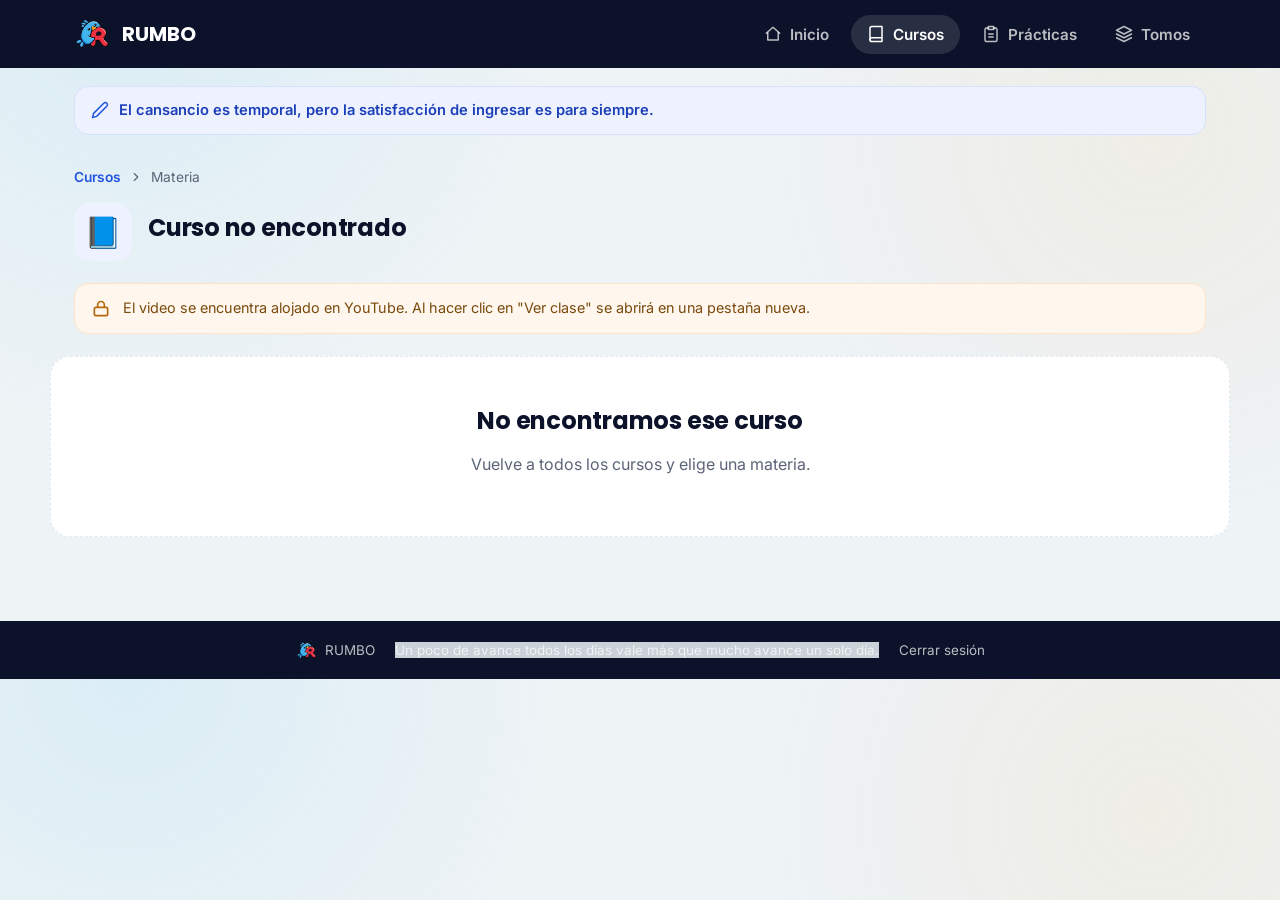
<file: curso.html>
<!DOCTYPE html>
<html lang="es">
<head>
  <meta charset="UTF-8">
  <meta name="viewport" content="width=device-width, initial-scale=1.0">

  <link rel="preconnect" href="https://fonts.googleapis.com">
  <link href="https://fonts.googleapis.com/css2?family=Poppins:wght@600;700;800&family=Inter:wght@400;500;600;700&display=swap" rel="stylesheet">

  <link rel="stylesheet" href="assets/style.css">

  <title>Curso · RUMBO</title>
</head>

<body>

  <!-- ==========================================
       HEADER
       ========================================== -->

  <header class="site-header">

    <div class="container">

      <a href="index.html" class="brand">

        <span class="logo-box">

          <img
            class="logo-mark"
            src="assets/LOGOR.png"
            alt="RUMBO"
            onerror="this.style.display='none'; this.nextElementSibling.style.display='inline-flex'"
          >

          <svg
            class="logo-fallback"
            viewBox="0 0 48 48"
            fill="none"
            xmlns="http://www.w3.org/2000/svg"
            role="img"
            aria-label="RUMBO"
          >
            <circle cx="18" cy="24" r="14" fill="#4CC3F0"/>
            <circle cx="16" cy="19" r="2.2" fill="#0B1229"/>
            <path d="M8 24 L2 20 L8 28 Z" fill="#4CC3F0"/>

            <text
              x="21"
              y="34"
              font-family="Poppins, sans-serif"
              font-weight="800"
              font-size="30"
              fill="#E8433F"
            >
              R
            </text>
          </svg>

        </span>

        RUMBO

      </a>


      <!-- NAVEGACIÓN -->

      <nav class="main-nav">

        <a href="index.html">

          <svg
            viewBox="0 0 24 24"
            fill="none"
            stroke="currentColor"
            stroke-width="2"
            stroke-linecap="round"
            stroke-linejoin="round"
          >
            <path d="M3 11l9-8 9 8"/>
            <path d="M5 10v10h14V10"/>
          </svg>

          Inicio

        </a>


        <a href="cursos.html" class="active">

          <svg
            viewBox="0 0 24 24"
            fill="none"
            stroke="currentColor"
            stroke-width="2"
            stroke-linecap="round"
            stroke-linejoin="round"
          >
            <path d="M4 19.5A2.5 2.5 0 0 1 6.5 17H20"/>
            <path d="M6.5 2H20v20H6.5A2.5 2.5 0 0 1 4 19.5v-15A2.5 2.5 0 0 1 6.5 2z"/>
          </svg>

          Cursos

        </a>


        <a href="practicas.html">

          <svg
            viewBox="0 0 24 24"
            fill="none"
            stroke="currentColor"
            stroke-width="2"
            stroke-linecap="round"
            stroke-linejoin="round"
          >
            <rect x="8" y="2" width="8" height="4" rx="1"/>
            <path d="M9 4H6a2 2 0 0 0-2 2v14a2 2 0 0 0 2 2h12a2 2 0 0 0 2-2V6a2 2 0 0 0-2-2h-3"/>
            <path d="M9 12h6M9 16h6"/>
          </svg>

          Prácticas

        </a>


        <a href="tomos.html">

          <svg
            viewBox="0 0 24 24"
            fill="none"
            stroke="currentColor"
            stroke-width="2"
            stroke-linecap="round"
            stroke-linejoin="round"
          >
            <path d="M12 2 2 7l10 5 10-5-10-5z"/>
            <path d="M2 17l10 5 10-5"/>
            <path d="M2 12l10 5 10-5"/>
          </svg>

          Tomos

        </a>

      </nav>


      <button
        class="nav-toggle"
        aria-label="Abrir menú"
      >

        <svg
          viewBox="0 0 24 24"
          fill="none"
          stroke="currentColor"
          stroke-width="2"
          stroke-linecap="round"
          stroke-linejoin="round"
        >
          <path d="M3 6h18"/>
          <path d="M3 12h18"/>
          <path d="M3 18h18"/>
        </svg>

      </button>

    </div>

  </header>


  <!-- ==========================================
       CONTENIDO
       ========================================== -->

  <main>

    <div class="container">


      <!-- FRASE -->

      <p class="course-quote">

        <svg
          viewBox="0 0 24 24"
          fill="none"
          stroke="currentColor"
          stroke-width="2"
          stroke-linecap="round"
          stroke-linejoin="round"
        >
          <path d="M17 3a2.83 2.83 0 1 1 4 4L7.5 20.5 2 22l1.5-5.5L17 3z"/>
        </svg>

        <span id="course-quote-text"></span>

      </p>


      <!-- MIGAS DE PAN -->

      <nav class="breadcrumb">

        <a href="cursos.html">
          Cursos
        </a>

        <svg
          viewBox="0 0 24 24"
          fill="none"
          stroke="currentColor"
          stroke-width="2"
          stroke-linecap="round"
          stroke-linejoin="round"
        >
          <path d="M9 6l6 6-6 6"/>
        </svg>

        <span id="course-title-crumb">
          Materia
        </span>

      </nav>


      <!-- CABECERA DEL CURSO -->

      <div class="course-head">

        <div
          class="emoji-badge"
          id="course-emoji"
        >
          📘
        </div>


        <div>

          <h1 id="course-title">
            Cargando...
          </h1>

          <p id="course-sub"></p>

        </div>

      </div>


      <!-- AVISO -->

      <div class="private-notice">

        <svg
          viewBox="0 0 24 24"
          fill="none"
          stroke="currentColor"
          stroke-width="2"
          stroke-linecap="round"
          stroke-linejoin="round"
        >
          <rect
            x="4"
            y="10"
            width="16"
            height="10"
            rx="2"
          />

          <path d="M8 10V7a4 4 0 0 1 8 0v3"/>
        </svg>


        <p>
          El video se encuentra alojado en YouTube.
          Al hacer clic en "Ver clase" se abrirá en una pestaña nueva.
        </p>

      </div>

    </div>


    <!-- LISTA DE CLASES -->

    <section
      class="container section"
      style="padding-top:16px"
      id="course-content"
    >

      <div
        class="lesson-grid"
        id="lesson-list"
      ></div>

    </section>

  </main>


  <!-- ==========================================
       FOOTER
       ========================================== -->

  <footer class="site-footer">

    <div class="container">


      <span class="item">

        <span
          class="logo-box"
          style="width:22px;height:22px"
        >

          <img
            class="logo-mark"
            style="width:22px;height:22px;border-radius:5px"
            src="assets/LOGOR.png"
            alt="RUMBO"
            onerror="this.style.display='none'; this.nextElementSibling.style.display='inline-flex'"
          >


          <svg
            class="logo-fallback"
            style="width:22px;height:22px"
            viewBox="0 0 48 48"
            fill="none"
            xmlns="http://www.w3.org/2000/svg"
            role="img"
            aria-label="RUMBO"
          >

            <circle
              cx="18"
              cy="24"
              r="14"
              fill="#4CC3F0"
            />

            <circle
              cx="16"
              cy="19"
              r="2.2"
              fill="#0B1229"
            />

            <path
              d="M8 24 L2 20 L8 28 Z"
              fill="#4CC3F0"
            />

            <text
              x="21"
              y="34"
              font-family="Poppins, sans-serif"
              font-weight="800"
              font-size="30"
              fill="#E8433F"
            >
              R
            </text>

          </svg>

        </span>

        RUMBO

      </span>


      <span
        class="item"
        id="footer-quote"
      ></span>


      <a
        class="item"
        href="#"
        id="logout-link"
      >
        Cerrar sesión
      </a>

    </div>

  </footer>


  <!-- ==========================================
       NAVEGACIÓN INFERIOR
       ========================================== -->

  <nav class="bottom-nav">


    <a href="index.html">

      <svg
        viewBox="0 0 24 24"
        fill="none"
        stroke="currentColor"
        stroke-width="2"
        stroke-linecap="round"
        stroke-linejoin="round"
      >
        <path d="M3 11l9-8 9 8"/>
        <path d="M5 10v10h14V10"/>
      </svg>

      Inicio

    </a>


    <a
      href="cursos.html"
      class="active"
    >

      <svg
        viewBox="0 0 24 24"
        fill="none"
        stroke="currentColor"
        stroke-width="2"
        stroke-linecap="round"
        stroke-linejoin="round"
      >
        <path d="M4 19.5A2.5 2.5 0 0 1 6.5 17H20"/>
        <path d="M6.5 2H20v20H6.5A2.5 2.5 0 0 1 4 19.5v-15A2.5 2.5 0 0 1 6.5 2z"/>
      </svg>

      Cursos

    </a>


    <a href="practicas.html">

      <svg
        viewBox="0 0 24 24"
        fill="none"
        stroke="currentColor"
        stroke-width="2"
        stroke-linecap="round"
        stroke-linejoin="round"
      >
        <rect
          x="8"
          y="2"
          width="8"
          height="4"
          rx="1"
        />

        <path d="M9 4H6a2 2 0 0 0-2 2v14a2 2 0 0 0 2 2h12a2 2 0 0 0 2-2V6a2 2 0 0 0-2-2h-3"/>

        <path d="M9 12h6M9 16h6"/>

      </svg>

      Prácticas

    </a>


    <a href="tomos.html">

      <svg
        viewBox="0 0 24 24"
        fill="none"
        stroke="currentColor"
        stroke-width="2"
        stroke-linecap="round"
        stroke-linejoin="round"
      >
        <path d="M12 2 2 7l10 5 10-5-10-5z"/>
        <path d="M2 17l10 5 10-5"/>
        <path d="M2 12l10 5 10-5"/>
      </svg>

      Tomos

    </a>

  </nav>


  <!-- ==========================================
       SCRIPTS
       ========================================== -->

  <script src="assets/users.js"></script>
  <script src="assets/frases.js"></script>
  <script src="assets/auth.js"></script>
  <script src="assets/data.js"></script>
  <script src="assets/app.js"></script>

</body>
</html>
</file>
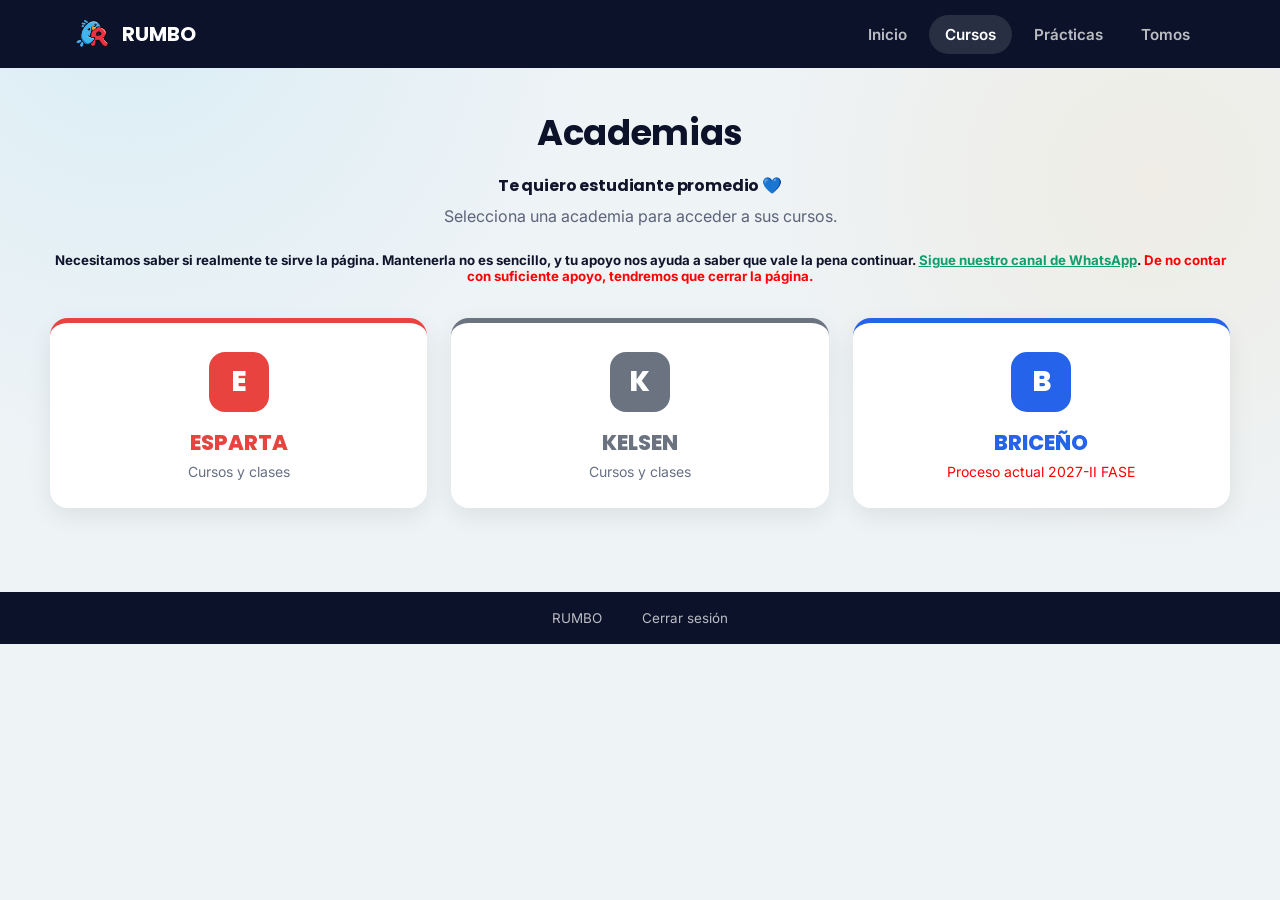
<file: cursos.html>
<meta name="viewport" content="width=device-width, initial-scale=1.0">

<link rel="preconnect" href="https://fonts.googleapis.com">
<link rel="preconnect" href="https://fonts.gstatic.com" crossorigin>

<link
  href="https://fonts.googleapis.com/css2?family=Poppins:wght@600;700;800&family=Inter:wght@400;500;600;700&display=swap"
  rel="stylesheet">

<link rel="stylesheet" href="assets/style.css">

<title>Academias · RUMBO</title>

<style>
  .academy-grid {
    display: grid;
    grid-template-columns: repeat(3, 1fr);
    gap: 24px;
  }

  .academy-card {
    display: flex;
    flex-direction: column;
    align-items: center;
    justify-content: center;
    min-height: 190px;
    padding: 25px;
    background: #fff;
    border-radius: 18px;
    text-decoration: none;
    color: #0B1229;
    box-shadow: 0 8px 25px rgba(0,0,0,.08);
    transition: transform .2s, box-shadow .2s;
    border-top: 5px solid transparent;
    cursor: pointer;
  }

  .academy-card:hover {
    transform: translateY(-5px);
    box-shadow: 0 12px 30px rgba(0,0,0,.13);
  }

  .academy-card-icon {
    display: flex;
    align-items: center;
    justify-content: center;
    width: 60px;
    height: 60px;
    margin-bottom: 15px;
    border-radius: 16px;
    color: #fff;
    font-family: Poppins, sans-serif;
    font-size: 28px;
    font-weight: 800;
  }

  .academy-card-title {
    font-family: Poppins, sans-serif;
    font-size: 21px;
    font-weight: 800;
  }

  .academy-card-text {
    margin-top: 5px;
    color: #667085;
    font-family: Inter, sans-serif;
    font-size: 14px;
  }

  /* ESPARTA */
  .academy-card.esparta {
    border-top-color: #E8433F;
  }

  .academy-card.esparta .academy-card-icon {
    background: #E8433F;
  }

  .academy-card.esparta .academy-card-title {
    color: #E8433F;
  }

  /* KELSEN */
  .academy-card.kelsen {
    border-top-color: #6B7280;
  }

  .academy-card.kelsen .academy-card-icon {
    background: #6B7280;
  }

  .academy-card.kelsen .academy-card-title {
    color: #6B7280;
  }

  /* BRICEÑO */
  .academy-card.briceno {
    border-top-color: #2563EB;
  }

  .academy-card.briceno .academy-card-icon {
    background: #2563EB;
  }

  .academy-card.briceno .academy-card-title {
    color: #2563EB;
  }

  @media (max-width: 900px) {
    .academy-grid {
      grid-template-columns: repeat(2, 1fr);
    }
  }

  @media (max-width: 700px) {
    .academy-grid {
      grid-template-columns: 1fr;
    }
  }
</style>
</head>

<body>

<!-- ==========================================
     LOGIN DE ACADEMIAS DESACTIVADO TEMPORALMENTE
     
     Se conserva el código para poder activarlo
     nuevamente más adelante.
     ========================================== -->

<!--

<div
  id="academy-login-overlay"
  class="academy-login-overlay">

  <div
    class="academy-login-card"
    role="dialog"
    aria-modal="true">

    <div class="academy-login-close">

      <button
        type="button"
        id="academy-login-close"
        aria-label="Cerrar">

        ×

      </button>

    </div>

    <div
      id="academy-login-icon"
      class="academy-login-icon">

      E

    </div>

    <h2
      id="academy-login-title"
      class="academy-login-title">

      ESPARTA

    </h2>

    <p class="academy-login-subtitle">

      Ingresa tus credenciales para acceder a los cursos.

    </p>

    <form
      id="academy-login-form"
      class="academy-login-form"
      autocomplete="off">

      <label>

        Usuario

        <input
          type="text"
          id="academy-user"
          autocomplete="username"
          required>

      </label>

      <label>

        Contraseña

        <input
          type="password"
          id="academy-pass"
          autocomplete="current-password"
          required>

      </label>

      <button
        type="submit"
        class="academy-login-button">

        Ingresar

      </button>

      <p
        id="academy-login-error"
        class="academy-login-error">

      </p>

    </form>

  </div>

</div>

-->

<!-- ==========================================
     HEADER
     ========================================== -->

<header class="site-header">

  <div class="container">

    <a
      href="index.html"
      class="brand">

      <span class="logo-box">

        <img
          class="logo-mark"
          src="assets/LOGOR.png"
          alt="RUMBO"
          onerror="
            this.style.display='none';
            this.nextElementSibling.style.display='inline-flex'
          "
        >

        <svg
          class="logo-fallback"
          viewBox="0 0 48 48"
          fill="none"
          xmlns="http://www.w3.org/2000/svg">

          <circle
            cx="18"
            cy="24"
            r="14"
            fill="#4CC3F0"/>

          <circle
            cx="16"
            cy="19"
            r="2.2"
            fill="#0B1229"/>

          <path
            d="M8 24 L2 20 L8 28 Z"
            fill="#4CC3F0"/>

          <text
            x="21"
            y="34"
            font-family="Poppins, sans-serif"
            font-weight="800"
            font-size="30"
            fill="#E8433F">

            R

          </text>

        </svg>

      </span>

      RUMBO

    </a>

    <nav class="main-nav">

      <a href="index.html">
        Inicio
      </a>

      <a
        href="cursos.html"
        class="active">

        Cursos

      </a>

      <a href="practicas.html">
        Prácticas
      </a>

      <a href="tomos.html">
        Tomos
      </a>

    </nav>

    <button
      class="nav-toggle"
      aria-label="Abrir menú">

      ☰

    </button>

  </div>

</header>

<!-- ==========================================
     CONTENIDO
     ========================================== -->

<main>
<section class="page-head container">

  <h1>
    Academias
  </h1>

  <h4>
    Te quiero estudiante promedio 💙
  </h4>

  <p>
    Selecciona una academia para acceder a sus cursos.
  </p>
<h5>
  Necesitamos saber si realmente te sirve la página. Mantenerla no es
  sencillo, y tu apoyo nos ayuda a saber que vale la pena continuar.
  <a
    href="https://whatsapp.com/channel/0029VbDFAEu7YScyVZBNul0X"
    target="_blank"
    rel="noopener noreferrer"
    style="color: #0E9F6E; font-weight: 700; text-decoration: underline;"
  >Sigue nuestro canal de WhatsApp</a>.
  <strong style="color: red;">
    De no contar con suficiente apoyo, tendremos que cerrar la página.
  </strong>
</h5>
  

</section>
   <section
    class="section container"
    style="padding-top:0">

    <div class="academy-grid">

      <!-- ESPARTA -->

      <a
        href="esparta.html"
        class="academy-card esparta">

        <span class="academy-card-icon">
          E
        </span>

        <span class="academy-card-title">
          ESPARTA
        </span>

        <span class="academy-card-text">
          Cursos y clases
        </span>

      </a>


      <!-- KELSEN -->

      <a
        href="kelsen.html"
        class="academy-card kelsen">

        <span class="academy-card-icon">
          K
        </span>

        <span class="academy-card-title">
          KELSEN
        </span>

        <span class="academy-card-text">
          Cursos y clases
        </span>

      </a>


      <!-- BRICEÑO -->

      <a
        href="briceño.html"
        class="academy-card briceno">

        <span class="academy-card-icon">
          B
        </span>

        <span class="academy-card-title">
          BRICEÑO
        </span>

      <span class="academy-card-text" style="color: red;">
  Proceso actual 2027-II FASE
</span>
      </a>

    </div>

  </section>

</main>

<!-- ==========================================
     FOOTER
     ========================================== -->

<footer class="site-footer">

  <div class="container">

    <span class="item">
      RUMBO
    </span>

    <span
      class="item"
      id="footer-quote">
    </span>

    <a
      class="item"
      href="#"
      id="logout-link">

      Cerrar sesión

    </a>

  </div>

</footer>

<!-- ==========================================
     NAVEGACIÓN INFERIOR
     ========================================== -->

<nav class="bottom-nav">

  <a href="index.html">
    Inicio
  </a>

  <a
    href="cursos.html"
    class="active">

    Cursos

  </a>

  <a href="practicas.html">
    Prácticas
  </a>

  <a href="tomos.html">
    Tomos
  </a>

</nav>

<!-- ==========================================
     SCRIPTS
     ========================================== -->

<script src="assets/frases.js"></script>
<script src="assets/data.js"></script>

<!-- LOGIN DESACTIVADO TEMPORALMENTE
<script src="assets/course-passwords.js"></script>
-->

<script src="assets/app.js"></script>


<!-- ==========================================
     JAVASCRIPT DEL LOGIN DESACTIVADO
     ========================================== -->

<!--

<script>

  const academyOverlay =
    document.getElementById('academy-login-overlay');

  const academyForm =
    document.getElementById('academy-login-form');

  const academyUser =
    document.getElementById('academy-user');

  const academyPass =
    document.getElementById('academy-pass');

  const academyError =
    document.getElementById('academy-login-error');

  const academyTitle =
    document.getElementById('academy-login-title');

  const academyIcon =
    document.getElementById('academy-login-icon');

  const academyClose =
    document.getElementById('academy-login-close');

  let selectedAcademy = null;

  let selectedAcademyUrl = null;


  document
    .querySelectorAll('.academy-card')
    .forEach(card => {

      card.addEventListener('click', function(event) {

        event.preventDefault();

        selectedAcademy =
          this.dataset.academy;

        selectedAcademyUrl =
          this.getAttribute('href');

        academyTitle.textContent =
          this.dataset.name;

        academyIcon.textContent =
          this.dataset.icon;

        academyUser.value = '';

        academyPass.value = '';

        academyError.textContent = '';

        academyOverlay.classList.add('active');

        setTimeout(() => {
          academyUser.focus();
        }, 100);

      });

    });


  academyClose.addEventListener('click', function() {

    academyOverlay.classList.remove('active');

    selectedAcademy = null;
    selectedAcademyUrl = null;

  });


  academyOverlay.addEventListener('click', function(event) {

    if (event.target === academyOverlay) {

      academyOverlay.classList.remove('active');

      selectedAcademy = null;
      selectedAcademyUrl = null;

    }

  });


  academyForm.addEventListener('submit', function(event) {

    event.preventDefault();

    if (!selectedAcademy) {
      return;
    }

    const username =
      academyUser.value.trim();

    const password =
      academyPass.value;

    const valid =
      checkAcademyLogin(
        selectedAcademy,
        username,
        password
      );

    if (!valid) {

      academyError.textContent =
        'Usuario o contraseña incorrectos.';

      academyPass.value = '';

      academyPass.focus();

      return;

    }

    sessionStorage.setItem(
      'rumbo_academy',
      selectedAcademy
    );

    sessionStorage.setItem(
      'rumbo_academy_user',
      username
    );

    window.location.href =
      selectedAcademyUrl;

  });

</script>

-->

</body>
</html>
</file>
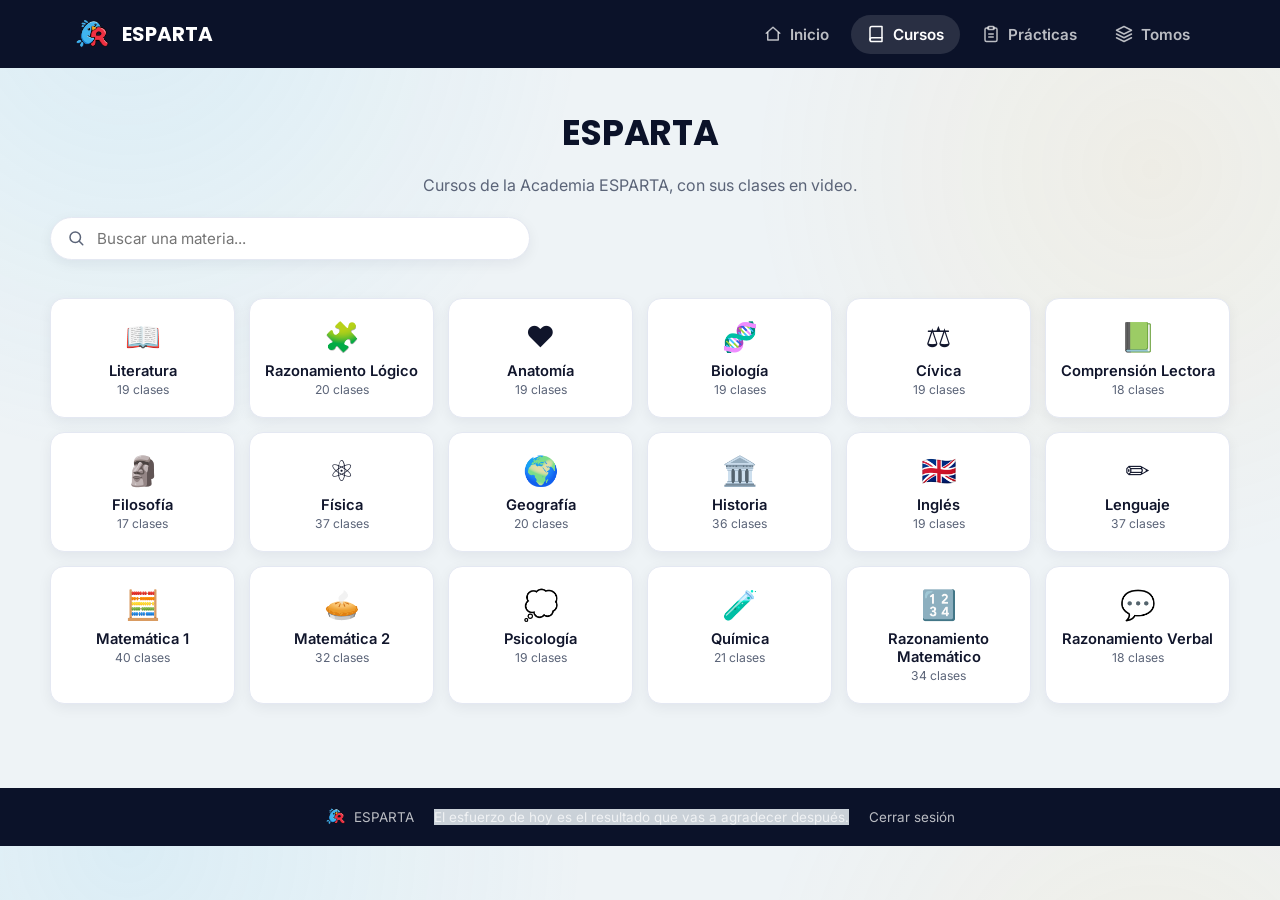
<file: esparta.html>
<!DOCTYPE html>
<html lang="es">
<head>
  <meta charset="UTF-8">
  <meta name="viewport" content="width=device-width, initial-scale=1.0">

  <link rel="preconnect" href="https://fonts.googleapis.com">
  <link href="https://fonts.googleapis.com/css2?family=Poppins:wght@600;700;800&family=Inter:wght@400;500;600;700&display=swap" rel="stylesheet">

  <link rel="stylesheet" href="assets/style.css">

  <title>Esparta · Cursos</title>
</head>

<body>

  <!-- ==========================================
       HEADER
       ========================================== -->

  <header class="site-header">

    <div class="container">

      <a href="index.html" class="brand">

        <span class="logo-box">

          <img
            class="logo-mark"
            src="assets/LOGOR.png"
            alt="ESPARTA"
            onerror="this.style.display='none'; this.nextElementSibling.style.display='inline-flex'"
          >

          <svg
            class="logo-fallback"
            viewBox="0 0 48 48"
            fill="none"
            xmlns="http://www.w3.org/2000/svg"
            role="img"
            aria-label="ESPARTA">

            <circle cx="18" cy="24" r="14" fill="#4CC3F0"/>
            <circle cx="16" cy="19" r="2.2" fill="#0B1229"/>
            <path d="M8 24 L2 20 L8 28 Z" fill="#4CC3F0"/>

            <text
              x="21"
              y="34"
              font-family="Poppins, sans-serif"
              font-weight="800"
              font-size="30"
              fill="#E8433F">
              E
            </text>

          </svg>

        </span>

        ESPARTA

      </a>


      <!-- ==========================================
           NAVEGACIÓN
           ========================================== -->

      <nav class="main-nav">

        <a href="index.html">

          <svg
            viewBox="0 0 24 24"
            fill="none"
            stroke="currentColor"
            stroke-width="2"
            stroke-linecap="round"
            stroke-linejoin="round">

            <path d="M3 11l9-8 9 8"/>
            <path d="M5 10v10h14V10"/>

          </svg>

          Inicio

        </a>


        <a href="esparta.html" class="active">

          <svg
            viewBox="0 0 24 24"
            fill="none"
            stroke="currentColor"
            stroke-width="2"
            stroke-linecap="round"
            stroke-linejoin="round">

            <path d="M4 19.5A2.5 2.5 0 0 1 6.5 17H20"/>
            <path d="M6.5 2H20v20H6.5A2.5 2.5 0 0 1 4 19.5v-15A2.5 2.5 0 0 1 6.5 2z"/>

          </svg>

          Cursos

        </a>


        <a href="practicas.html">

          <svg
            viewBox="0 0 24 24"
            fill="none"
            stroke="currentColor"
            stroke-width="2"
            stroke-linecap="round"
            stroke-linejoin="round">

            <rect x="8" y="2" width="8" height="4" rx="1"/>
            <path d="M9 4H6a2 2 0 0 0-2 2v14a2 2 0 0 0 2 2h12a2 2 0 0 0 2-2V6a2 2 0 0 0-2-2h-3"/>
            <path d="M9 12h6M9 16h6"/>

          </svg>

          Prácticas

        </a>


        <a href="tomos.html">

          <svg
            viewBox="0 0 24 24"
            fill="none"
            stroke="currentColor"
            stroke-width="2"
            stroke-linecap="round"
            stroke-linejoin="round">

            <path d="M12 2 2 7l10 5 10-5-10-5z"/>
            <path d="M2 17l10 5 10-5"/>
            <path d="M2 12l10 5 10-5"/>

          </svg>

          Tomos

        </a>

      </nav>


      <button
        class="nav-toggle"
        aria-label="Abrir menú">

        <svg
          viewBox="0 0 24 24"
          fill="none"
          stroke="currentColor"
          stroke-width="2"
          stroke-linecap="round"
          stroke-linejoin="round">

          <path d="M3 6h18"/>
          <path d="M3 12h18"/>
          <path d="M3 18h18"/>

        </svg>

      </button>

    </div>

  </header>


  <!-- ==========================================
       CONTENIDO
       ========================================== -->

  <main>

    <section class="page-head container">

      <h1>ESPARTA</h1>

      <p>
        Cursos de la Academia ESPARTA, con sus clases en video.
      </p>


      <!-- BUSCADOR -->

      <div class="search-bar">

        <svg
          viewBox="0 0 24 24"
          fill="none"
          stroke="currentColor"
          stroke-width="2"
          stroke-linecap="round"
          stroke-linejoin="round">

          <circle cx="11" cy="11" r="7"/>
          <path d="M21 21l-4.3-4.3"/>

        </svg>

        <input
          type="text"
          id="course-search"
          placeholder="Buscar una materia...">

      </div>

    </section>


    <!-- ==========================================
         MATERIAS
         ========================================== -->

    <section
      class="section container"
      style="padding-top:0">

      <div
        class="subject-grid"
        id="subject-grid">
      </div>

    </section>

  </main>


  <!-- ==========================================
       FOOTER
       ========================================== -->

  <footer class="site-footer">

    <div class="container">

      <span class="item">

        <span
          class="logo-box"
          style="width:22px;height:22px">

          <img
            class="logo-mark"
            style="width:22px;height:22px;border-radius:5px"
            src="assets/LOGOR.png"
            alt="ESPARTA"
            onerror="this.style.display='none'; this.nextElementSibling.style.display='inline-flex'"
          >

          <svg
            class="logo-fallback"
            style="width:22px;height:22px"
            viewBox="0 0 48 48"
            fill="none"
            xmlns="http://www.w3.org/2000/svg"
            role="img"
            aria-label="ESPARTA">

            <circle cx="18" cy="24" r="14" fill="#4CC3F0"/>
            <circle cx="16" cy="19" r="2.2" fill="#0B1229"/>
            <path d="M8 24 L2 20 L8 28 Z" fill="#4CC3F0"/>

            <text
              x="21"
              y="34"
              font-family="Poppins, sans-serif"
              font-weight="800"
              font-size="30"
              fill="#E8433F">
              E
            </text>

          </svg>

        </span>

        ESPARTA

      </span>


      <span
        class="item"
        id="footer-quote">
      </span>


      <a
        class="item"
        href="#"
        id="logout-link">

        Cerrar sesión

      </a>

    </div>

  </footer>


  <!-- ==========================================
       NAVEGACIÓN INFERIOR
       ========================================== -->

  <nav class="bottom-nav">

    <a href="index.html">

      <svg
        viewBox="0 0 24 24"
        fill="none"
        stroke="currentColor"
        stroke-width="2"
        stroke-linecap="round"
        stroke-linejoin="round">

        <path d="M3 11l9-8 9 8"/>
        <path d="M5 10v10h14V10"/>

      </svg>

      Inicio

    </a>


    <a
      href="esparta.html"
      class="active">

      <svg
        viewBox="0 0 24 24"
        fill="none"
        stroke="currentColor"
        stroke-width="2"
        stroke-linecap="round"
        stroke-linejoin="round">

        <path d="M4 19.5A2.5 2.5 0 0 1 6.5 17H20"/>
        <path d="M6.5 2H20v20H6.5A2.5 2.5 0 0 1 4 19.5v-15A2.5 2.5 0 0 1 6.5 2z"/>

      </svg>

      Cursos

    </a>


    <a href="practicas.html">

      <svg
        viewBox="0 0 24 24"
        fill="none"
        stroke="currentColor"
        stroke-width="2"
        stroke-linecap="round"
        stroke-linejoin="round">

        <rect x="8" y="2" width="8" height="4" rx="1"/>
        <path d="M9 4H6a2 2 0 0 0-2 2v14a2 2 0 0 0 2 2h12a2 2 0 0 0 2-2V6a2 2 0 0 0-2-2h-3"/>
        <path d="M9 12h6M9 16h6"/>

      </svg>

      Prácticas

    </a>


    <a href="tomos.html">

      <svg
        viewBox="0 0 24 24"
        fill="none"
        stroke="currentColor"
        stroke-width="2"
        stroke-linecap="round"
        stroke-linejoin="round">

        <path d="M12 2 2 7l10 5 10-5-10-5z"/>
        <path d="M2 17l10 5 10-5"/>
        <path d="M2 12l10 5 10-5"/>

      </svg>

      Tomos

    </a>

  </nav>


  <!-- ==========================================
       SCRIPTS
       ========================================== -->

  <script src="assets/users.js"></script>
  <script src="assets/frases.js"></script>
  <script src="assets/auth.js"></script>
  <script src="assets/data.js"></script>
  <script src="assets/app.js"></script>

</body>
</html>
</file>
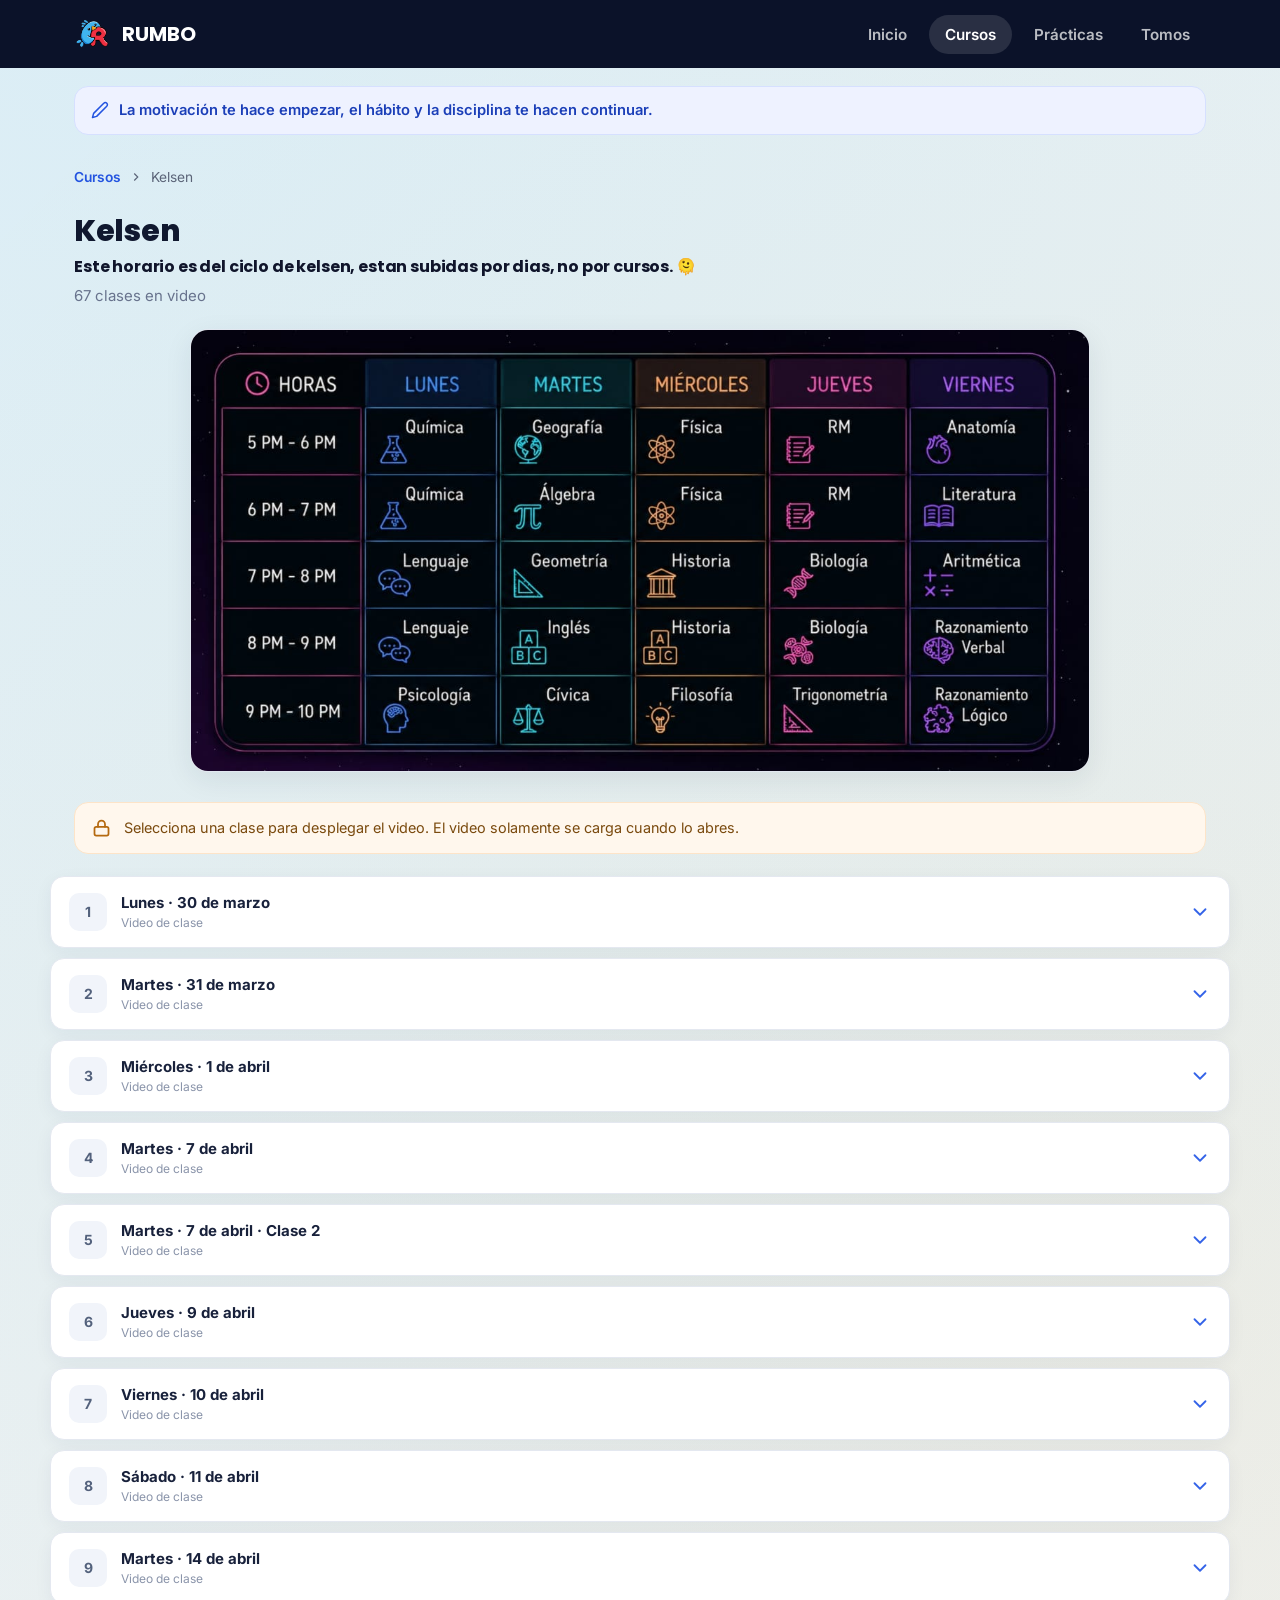
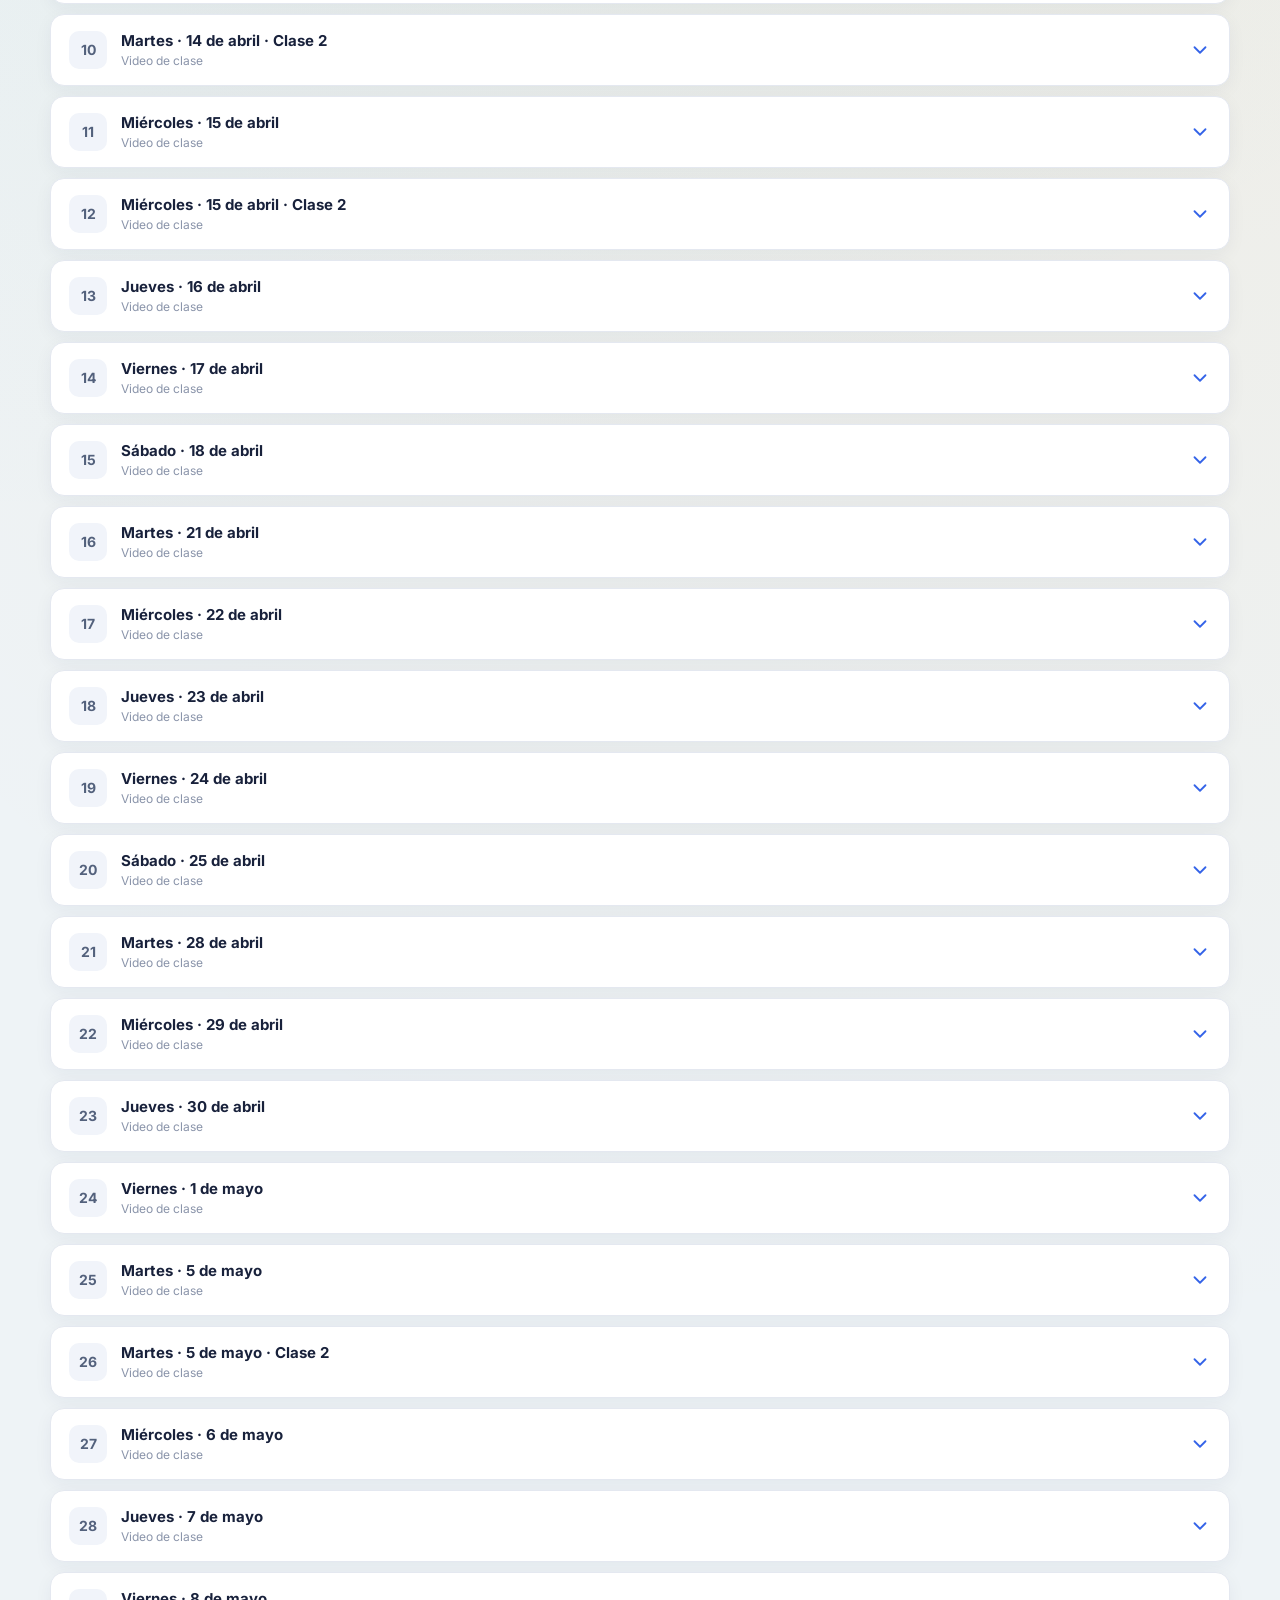
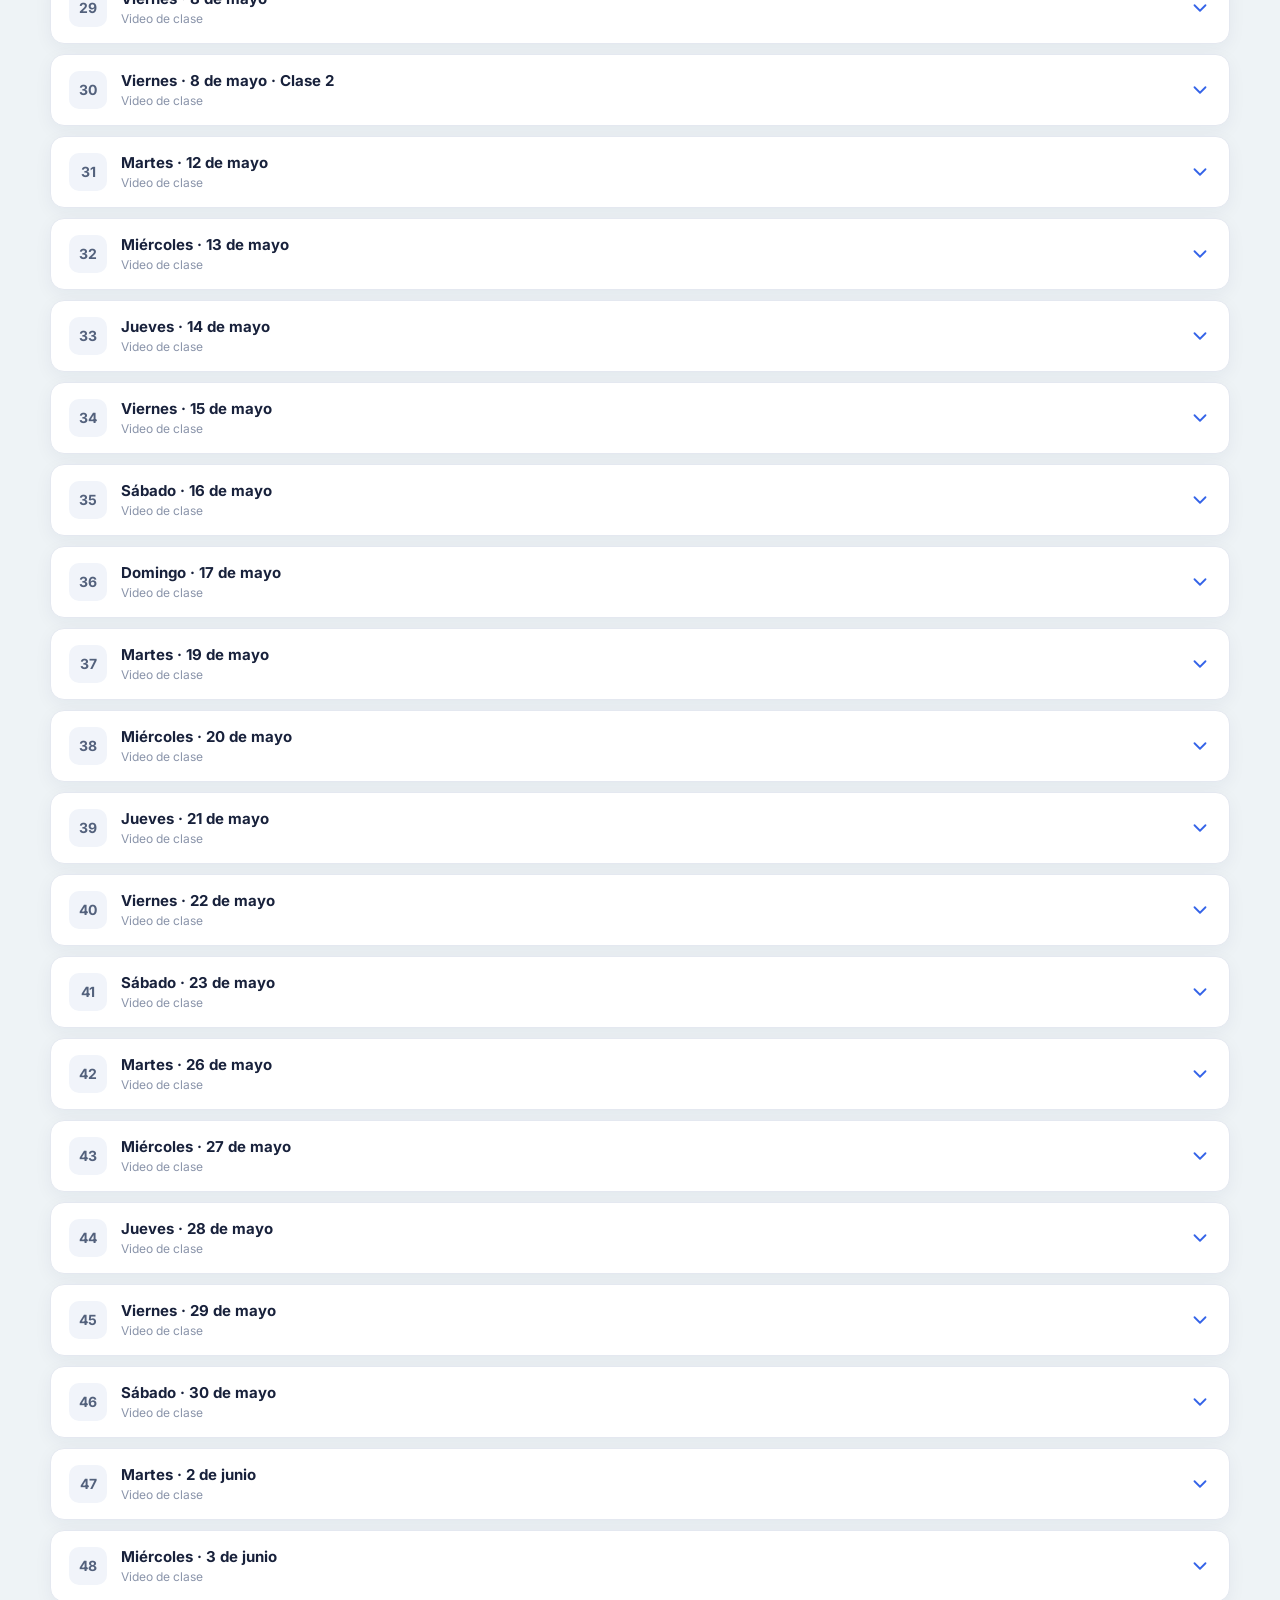
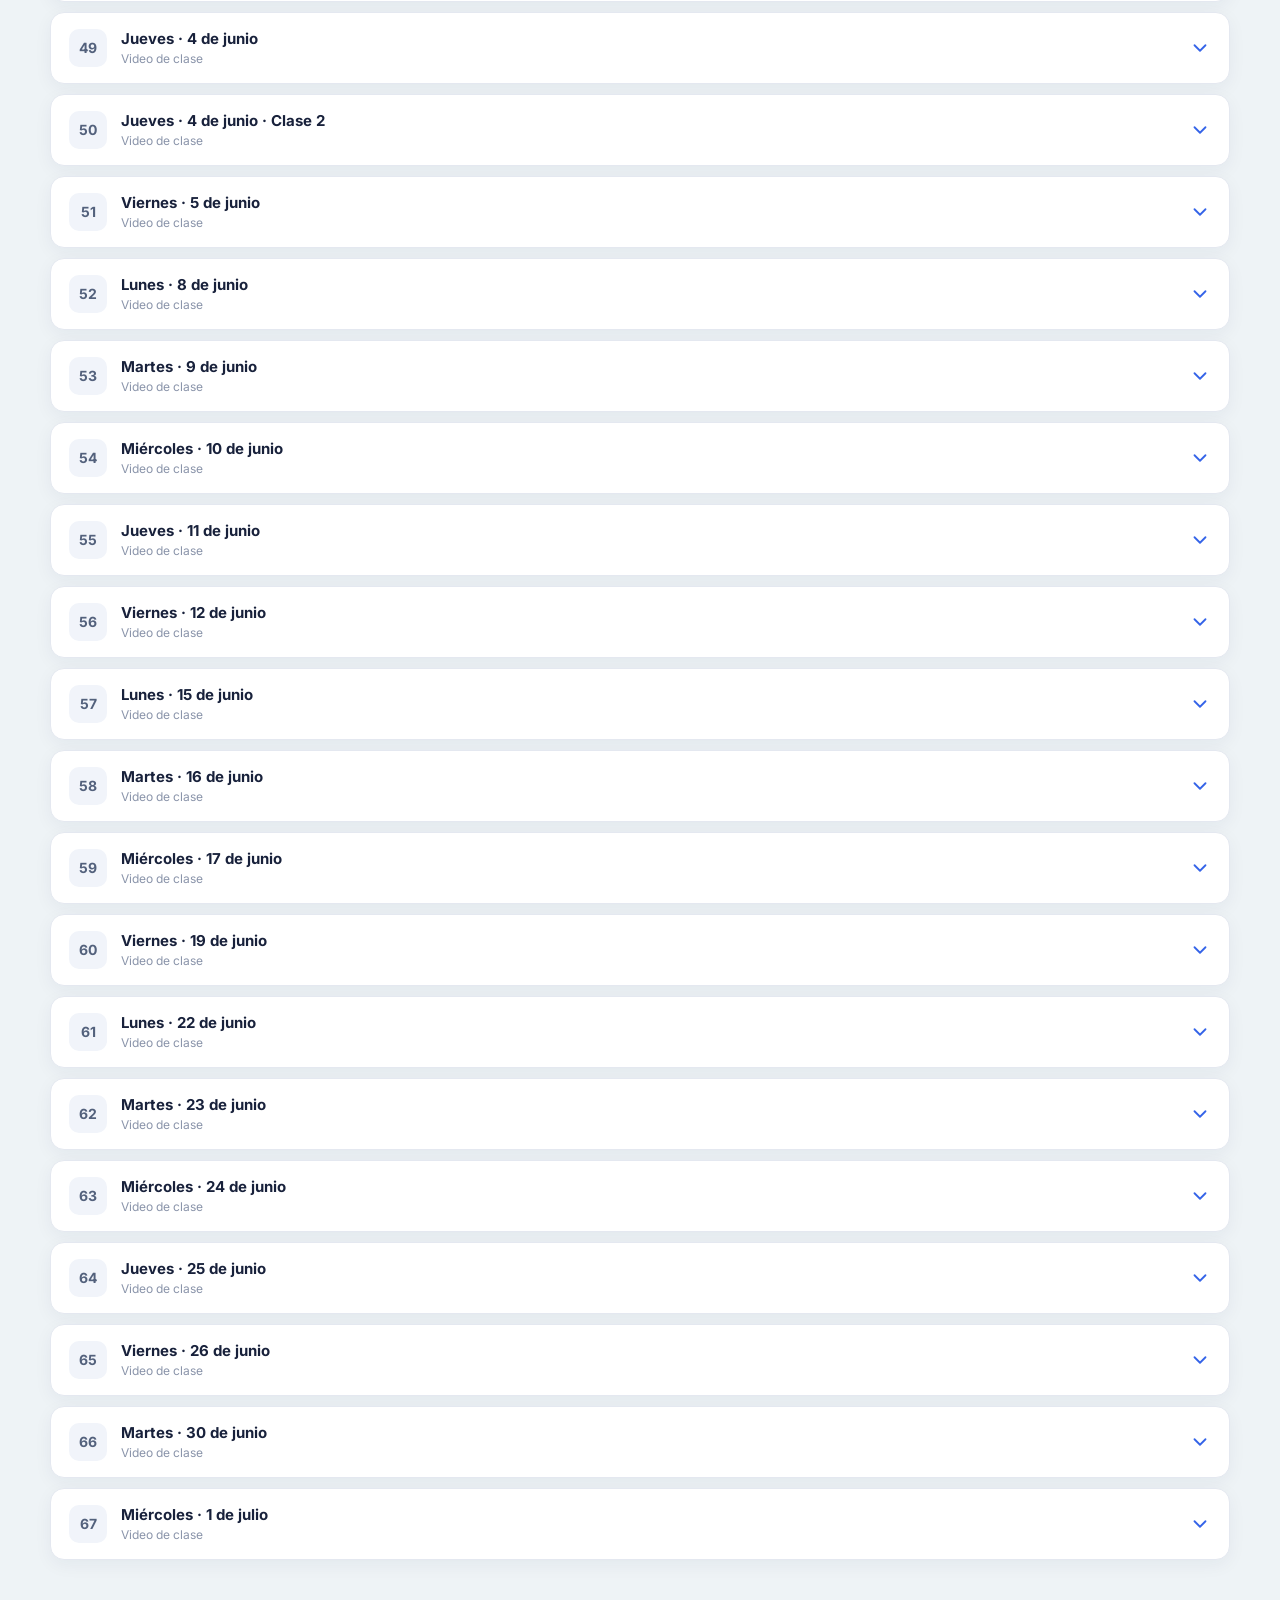
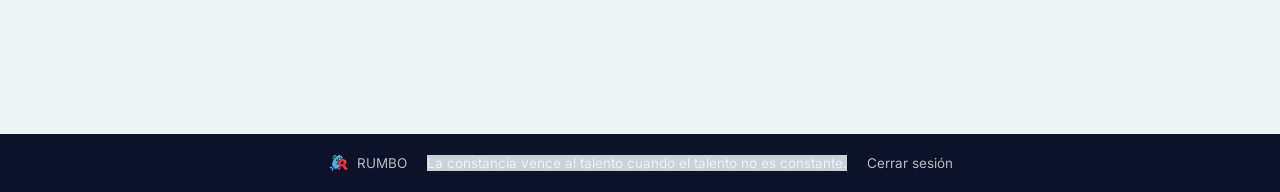
<file: kelsen.html>
<!DOCTYPE html>
<html lang="es">

<head>

  <meta charset="UTF-8">

  <meta
    name="viewport"
    content="width=device-width, initial-scale=1.0"
  >

  <link
    rel="preconnect"
    href="https://fonts.googleapis.com"
  >

  <link
    href="https://fonts.googleapis.com/css2?family=Poppins:wght@600;700;800&family=Inter:wght@400;500;600;700&display=swap"
    rel="stylesheet"
  >

  <link
    rel="stylesheet"
    href="assets/style.css?v=20260814"
  >

  <title>Kelsen · RUMBO</title>


  <style>

    /* =====================================================
       KELSEN
    ===================================================== */

    .kelsen-page {
      padding-bottom: 90px;
    }


    /* =====================================================
       ENCABEZADO
    ===================================================== */

    .kelsen-head {

      display: flex;
      align-items: center;
      gap: 16px;

      margin-top: 24px;
      margin-bottom: 24px;

    }


    .kelsen-head h1 {

      margin: 0;

      font-family: Poppins, sans-serif;

      font-size: 30px;
      font-weight: 800;

      color: #10182f;

    }


    .kelsen-head p {

      margin: 5px 0 0;

      color: #68738d;

      font-size: 15px;

    }


    /* =====================================================
       HORARIO
    ===================================================== */

    .horario-kelsen {

      width: 100%;
      max-width: 900px;

      margin: 0 auto 30px;

      border-radius: 18px;

      overflow: hidden;

      background: #fff;

      border: 1px solid #e2e7f0;

      box-shadow:
        0 8px 28px rgba(20, 35, 70, .08);

    }


    .horario-kelsen img {

      width: 100%;
      height: auto;

      display: block;

    }


    /* =====================================================
       AVISO
    ===================================================== */

    .private-notice {

      display: flex;
      align-items: center;

      gap: 12px;

      margin: 0 0 22px;

    }


    .private-notice svg {

      width: 21px;
      height: 21px;

      flex-shrink: 0;

    }


    .private-notice p {

      margin: 0;

    }


    /* =====================================================
       LISTA
    ===================================================== */

    .kelsen-lessons {

      display: flex;

      flex-direction: column;

      gap: 10px;

    }


    /* =====================================================
       ITEM
    ===================================================== */

    .kelsen-item {

      background: #fff;

      border: 1px solid #e4e8f0;

      border-radius: 14px;

      overflow: hidden;

      box-shadow:
        0 5px 18px rgba(20, 35, 70, .05);

      transition:
        border-color .2s ease,
        box-shadow .2s ease;

    }


    .kelsen-item.open {

      border-color: #cbd8ff;

      box-shadow:
        0 8px 25px rgba(40, 80, 180, .10);

    }


    /* =====================================================
       BOTÓN
    ===================================================== */

    .kelsen-trigger {

      width: 100%;

      border: 0;

      background: transparent;

      padding: 16px 18px;

      display: flex;

      align-items: center;

      gap: 14px;

      cursor: pointer;

      text-align: left;

      color: #10182f;

      font-family: Inter, sans-serif;

      -webkit-tap-highlight-color: transparent;

    }


    .kelsen-trigger:hover {

      background: #f8faff;

    }


    .kelsen-trigger:focus {

      outline: none;

    }


    /* =====================================================
       NÚMERO
    ===================================================== */

    .lesson-number {

      width: 38px;
      height: 38px;

      border-radius: 10px;

      background: #f1f4fa;

      color: #53617c;

      display: flex;

      align-items: center;
      justify-content: center;

      font-size: 14px;

      font-weight: 700;

      flex-shrink: 0;

    }


    /* =====================================================
       INFORMACIÓN
    ===================================================== */

    .lesson-info {

      flex: 1;

      min-width: 0;

    }


    .lesson-title {

      display: block;

      font-size: 15px;

      font-weight: 700;

      color: #18213b;

      overflow-wrap: anywhere;

    }


    .lesson-type {

      display: block;

      margin-top: 3px;

      font-size: 12px;

      color: #8a94aa;

    }


    /* =====================================================
       FLECHA
    ===================================================== */

    .lesson-arrow {

      width: 22px;
      height: 22px;

      color: #3564e8;

      flex-shrink: 0;

      transition:
        transform .25s ease;

    }


    .lesson-arrow svg {

      width: 100%;
      height: 100%;

    }


    .kelsen-item.open .lesson-arrow {

      transform: rotate(180deg);

    }


    /* =====================================================
       CONTENIDO
    ===================================================== */

    .kelsen-content {

      display: grid;

      grid-template-rows: 0fr;

      transition:
        grid-template-rows .28s ease;

    }


    .kelsen-item.open .kelsen-content {

      grid-template-rows: 1fr;

    }


    .kelsen-content-inner {

      overflow: hidden;

      min-height: 0;

    }


    /* =====================================================
       VIDEO
    ===================================================== */

    .video-container {

      padding: 0 18px 18px;

    }


    .video-wrapper {

      width: 100%;

      position: relative;

      background: #111827;

      border-radius: 12px;

      overflow: hidden;

      /*
       * En lugar de depender solamente de aspect-ratio,
       * usamos padding para mayor compatibilidad.
       */

      height: 0;

      padding-bottom: 56.25%;

    }


    .video-wrapper iframe {

      position: absolute;

      top: 0;
      left: 0;

      width: 100%;
      height: 100%;

      border: 0;

      display: block;

      background: #111827;

    }


    /* =====================================================
       LOADING
    ===================================================== */

    .video-loading {

      position: absolute;

      inset: 0;

      z-index: 2;

      display: flex;

      align-items: center;

      justify-content: center;

      text-align: center;

      padding: 20px;

      color: white;

      background: #111827;

      font-size: 14px;

    }


    .video-loading.error {

      color: #ffdddd;

    }


    /* =====================================================
       BOTÓN DRIVE
    ===================================================== */

    .drive-button {

      display: inline-flex;

      align-items: center;

      gap: 7px;

      margin-top: 10px;

      padding: 9px 13px;

      border-radius: 9px;

      background: #edf3ff;

      color: #2858d7;

      text-decoration: none;

      font-size: 13px;

      font-weight: 700;

      -webkit-tap-highlight-color: transparent;

    }


    .drive-button:hover {

      background: #dfe9ff;

    }


    /* =====================================================
       VACÍO
    ===================================================== */

    .kelsen-empty {

      padding: 35px;

      text-align: center;

      color: #68738d;

      background: #fff;

      border: 1px solid #e5e9f2;

      border-radius: 14px;

    }


    .kelsen-empty code {

      display: inline-block;

      margin-top: 8px;

      padding: 4px 8px;

      border-radius: 6px;

      background: #f1f4fa;

      color: #2858d7;

    }


    /* =====================================================
       ERROR
    ===================================================== */

    .kelsen-error {

      padding: 20px;

      border-radius: 14px;

      background: #fff3f3;

      border: 1px solid #ffd5d5;

      color: #a52a2a;

    }


    /* =====================================================
       CELULAR
    ===================================================== */

    @media (max-width: 700px) {

      .kelsen-head {

        margin-top: 18px;
        margin-bottom: 18px;

      }


      .kelsen-head h1 {

        font-size: 25px;

      }


      .kelsen-head p {

        font-size: 13px;

      }


      .horario-kelsen {

        width: 100%;

        border-radius: 12px;

        margin-bottom: 22px;

      }


      .kelsen-trigger {

        padding: 14px;

        gap: 10px;

      }


      .lesson-number {

        width: 34px;
        height: 34px;

      }


      .lesson-title {

        font-size: 14px;

      }


      .video-container {

        padding: 0 12px 12px;

      }


      .private-notice {

        align-items: flex-start;

      }

    }

  </style>

</head>


<body>


<!-- =====================================================
     BLOQUEO / ACCESO
===================================================== -->




<!-- =====================================================
     ACCESO
===================================================== -->



<!-- =====================================================
     HEADER
===================================================== -->

<header class="site-header">

  <div class="container">

    <a
      href="index.html"
      class="brand"
    >

      <span class="logo-box">

        <img
          class="logo-mark"
          src="assets/LOGOR.png"
          alt="RUMBO"
          onerror="
            this.style.display='none';
            this.nextElementSibling.style.display='inline-flex'
          "
        >

        <svg
          class="logo-fallback"
          viewBox="0 0 48 48"
          fill="none"
          xmlns="http://www.w3.org/2000/svg"
        >

          <circle
            cx="18"
            cy="24"
            r="14"
            fill="#4CC3F0"
          />

          <circle
            cx="16"
            cy="19"
            r="2.2"
            fill="#0B1229"
          />

          <path
            d="M8 24 L2 20 L8 28 Z"
            fill="#4CC3F0"
          />

          <text
            x="21"
            y="34"
            font-family="Poppins, sans-serif"
            font-weight="800"
            font-size="30"
            fill="#E8433F"
          >
            R
          </text>

        </svg>

      </span>

      RUMBO

    </a>


    <nav class="main-nav">

      <a href="index.html">
        Inicio
      </a>

      <a
        href="cursos.html"
        class="active"
      >
        Cursos
      </a>

      <a href="practicas.html">
        Prácticas
      </a>

      <a href="tomos.html">
        Tomos
      </a>

    </nav>


    <button
      class="nav-toggle"
      aria-label="Abrir menú"
      type="button"
    >

      <svg
        viewBox="0 0 24 24"
        fill="none"
        stroke="currentColor"
        stroke-width="2"
        stroke-linecap="round"
        stroke-linejoin="round"
      >

        <path d="M3 6h18"/>
        <path d="M3 12h18"/>
        <path d="M3 18h18"/>

      </svg>

    </button>

  </div>

</header>


<!-- =====================================================
     CONTENIDO
===================================================== -->

<main class="kelsen-page">

  <div class="container">


    <!-- =================================================
         FRASE
    ================================================== -->

    <p class="course-quote">

      <svg
        viewBox="0 0 24 24"
        fill="none"
        stroke="currentColor"
        stroke-width="2"
        stroke-linecap="round"
        stroke-linejoin="round"
      >

        <path
          d="M17 3a2.83 2.83 0 1 1 4 4L7.5 20.5 2 22l1.5-5.5L17 3z"
        />

      </svg>


      <span id="course-quote-text"></span>

    </p>


    <!-- =================================================
         BREADCRUMB
    ================================================== -->

    <nav class="breadcrumb">

      <a href="cursos.html">
        Cursos
      </a>


      <svg
        viewBox="0 0 24 24"
        fill="none"
        stroke="currentColor"
        stroke-width="2"
      >

        <path d="M9 6l6 6-6 6"/>

      </svg>


      <span>
        Kelsen
      </span>

    </nav>


    <!-- =================================================
         TÍTULO
    ================================================== -->

    <div class="kelsen-head">

      <div>

        <h1>
          Kelsen
        </h1>
  <h4>
          Este horario es del ciclo de kelsen, estan subidas por dias, no por cursos. 🫠
        </h4>

        <p id="lesson-count">
          Cargando clases...
        </p>

      </div>

    </div>


    <!-- =================================================
         HORARIO
    ================================================== -->

    <div class="horario-kelsen">

      <img
        src="assets/horario-kelsen.png"
        alt="Horario de clases de Kelsen"
      >

    </div>


    <!-- =================================================
         AVISO
    ================================================== -->

    <div class="private-notice">

      <svg
        viewBox="0 0 24 24"
        fill="none"
        stroke="currentColor"
        stroke-width="2"
        stroke-linecap="round"
        stroke-linejoin="round"
      >

        <rect
          x="4"
          y="10"
          width="16"
          height="10"
          rx="2"
        />

        <path
          d="M8 10V7a4 4 0 0 1 8 0v3"
        />

      </svg>


      <p>
        Selecciona una clase para desplegar el video.
        El video solamente se carga cuando lo abres.
      </p>

    </div>

  </div>


  <!-- =================================================
       LISTA DE CLASES
  ================================================== -->

  <section
    class="container section"
    style="padding-top:0"
  >

    <div
      class="kelsen-lessons"
      id="kelsen-lessons"
    ></div>

  </section>

</main>


<!-- =====================================================
     FOOTER
===================================================== -->

<footer class="site-footer">

  <div class="container">

    <span class="item">

      <span
        class="logo-box"
        style="width:22px;height:22px"
      >

        <img
          class="logo-mark"
          style="
            width:22px;
            height:22px;
            border-radius:5px
          "
          src="assets/LOGOR.png"
          alt="RUMBO"
        >

      </span>

      RUMBO

    </span>


    <span
      class="item"
      id="footer-quote"
    ></span>


    <a
      class="item"
      href="#"
      id="logout-link"
    >
      Cerrar sesión
    </a>

  </div>

</footer>


<!-- =====================================================
     NAVEGACIÓN MÓVIL
===================================================== -->

<nav class="bottom-nav">

  <a href="index.html">
    Inicio
  </a>

  <a
    href="cursos.html"
    class="active"
  >
    Cursos
  </a>

  <a href="practicas.html">
    Prácticas
  </a>

  <a href="tomos.html">
    Tomos
  </a>

</nav>


<!-- =====================================================
     SCRIPTS DEL SITIO
===================================================== -->

<script src="assets/users.js?v=20260814"></script>

<script src="assets/frases.js?v=20260814"></script>

<script src="assets/auth.js?v=20260814"></script>

<script src="assets/data.js?v=20260814"></script>

<script src="assets/app.js?v=20260814"></script>


<!-- =====================================================
     KELSEN
===================================================== -->

<script>

document.addEventListener(
  "DOMContentLoaded",
  function () {


    /* =================================================
       ELEMENTOS
    ================================================= */

    const lista =
      document.getElementById(
        "kelsen-lessons"
      );


    const contador =
      document.getElementById(
        "lesson-count"
      );


    /* =================================================
       OBTENER VIDEOS
    ================================================= */

    let videos = [];


    /*
     * TU data.js AHORA DEBE TENER:
     *
     * window.kelsenVideos = [
     *   {
     *     titulo: "...",
     *     url: "..."
     *   }
     * ];
     */

    if (
      Array.isArray(
        window.kelsenVideos
      )
    ) {

      videos =
        window.kelsenVideos;

    }


    /*
     * DEBUG
     *
     * Esto ayuda a comprobar desde Android
     * qué está recibiendo la página.
     */

    console.log(
      "KELSEN:",
      videos
    );


    console.log(
      "Cantidad Kelsen:",
      videos.length
    );


    /* =================================================
       COMPROBAR
    ================================================= */

    if (!videos.length) {

      contador.textContent =
        "No hay clases disponibles";


      lista.innerHTML = `

        <div class="kelsen-empty">

          <strong>
            No se encontraron clases de Kelsen.
          </strong>

          <br><br>

          Comprueba que
          <strong>data.js</strong>
          tenga:

          <br><br>

          <code>
            window.kelsenVideos = [...]
          </code>

        </div>

      `;

      return;

    }


    /* =================================================
       CONTADOR
    ================================================= */

    contador.textContent =
      videos.length +
      (
        videos.length === 1
          ? " clase en video"
          : " clases en video"
      );


    /* =================================================
       CONVERTIR DRIVE A PREVIEW
    ================================================= */

    function drivePreview(url) {


      if (!url) {
        return "";
      }


      /*
       * FORMATO:
       *
       * /file/d/ID/view
       */

      let match =
        url.match(
          /\/file\/d\/([^/]+)/
        );


      if (match) {

        return (
          "https://drive.google.com/file/d/" +
          match[1] +
          "/preview"
        );

      }


      /*
       * FORMATO:
       *
       * open?id=ID
       */

      match =
        url.match(
          /[?&]id=([^&]+)/
        );


      if (match) {

        return (
          "https://drive.google.com/file/d/" +
          match[1] +
          "/preview"
        );

      }


      /*
       * YA ES PREVIEW
       */

      if (
        url.includes("/preview")
      ) {

        return url;

      }


      return url;

    }


    /* =================================================
       CERRAR ITEM
    ================================================= */

    function cerrarItem(item) {


      if (!item) {
        return;
      }


      item.classList.remove(
        "open"
      );


      const trigger =
        item.querySelector(
          ".kelsen-trigger"
        );


      if (trigger) {

        trigger.setAttribute(
          "aria-expanded",
          "false"
        );

      }


      /*
       * Eliminar iframe
       */

      const iframe =
        item.querySelector(
          "iframe"
        );


      if (iframe) {

        iframe.remove();

      }


      /*
       * Mostrar loading
       */

      const loading =
        item.querySelector(
          ".video-loading"
        );


      if (loading) {

        loading.style.display =
          "flex";

        loading.textContent =
          "Preparando video...";

        loading.classList.remove(
          "error"
        );

      }

    }


    /* =================================================
       CREAR CLASES
    ================================================= */

    videos.forEach(
      function (video, index) {


        /* =============================================
           ITEM
        ============================================= */

        const item =
          document.createElement(
            "article"
          );


        item.className =
          "kelsen-item";


        /* =============================================
           BOTÓN
        ============================================= */

        const trigger =
          document.createElement(
            "button"
          );


        trigger.type =
          "button";


        trigger.className =
          "kelsen-trigger";


        trigger.setAttribute(
          "aria-expanded",
          "false"
        );


        /* =============================================
           NÚMERO
        ============================================= */

        const numero =
          document.createElement(
            "span"
          );


        numero.className =
          "lesson-number";


        numero.textContent =
          index + 1;


        /* =============================================
           INFORMACIÓN
        ============================================= */

        const info =
          document.createElement(
            "span"
          );


        info.className =
          "lesson-info";


        const titulo =
          document.createElement(
            "span"
          );


        titulo.className =
          "lesson-title";


        titulo.textContent =
          video.titulo ||
          video.nombre ||
          "Clase " +
          (index + 1);


        const tipo =
          document.createElement(
            "span"
          );


        tipo.className =
          "lesson-type";


        tipo.textContent =
          "Video de clase";


        info.appendChild(
          titulo
        );


        info.appendChild(
          tipo
        );


        /* =============================================
           FLECHA
        ============================================= */

        const arrow =
          document.createElement(
            "span"
          );


        arrow.className =
          "lesson-arrow";


        arrow.innerHTML = `

          <svg
            viewBox="0 0 24 24"
            fill="none"
            stroke="currentColor"
            stroke-width="2"
            stroke-linecap="round"
            stroke-linejoin="round"
          >

            <path
              d="M6 9l6 6 6-6"
            />

          </svg>

        `;


        /* =============================================
           ARMAR BOTÓN
        ============================================= */

        trigger.appendChild(
          numero
        );


        trigger.appendChild(
          info
        );


        trigger.appendChild(
          arrow
        );


        /* =============================================
           CONTENIDO
        ============================================= */

        const content =
          document.createElement(
            "div"
          );


        content.className =
          "kelsen-content";


        const inner =
          document.createElement(
            "div"
          );


        inner.className =
          "kelsen-content-inner";


        const videoContainer =
          document.createElement(
            "div"
          );


        videoContainer.className =
          "video-container";


        /* =============================================
           WRAPPER
        ============================================= */

        const wrapper =
          document.createElement(
            "div"
          );


        wrapper.className =
          "video-wrapper";


        /* =============================================
           LOADING
        ============================================= */

        const loading =
          document.createElement(
            "div"
          );


        loading.className =
          "video-loading";


        loading.textContent =
          "Preparando video...";


        wrapper.appendChild(
          loading
        );


        /* =============================================
           BOTÓN DRIVE
        ============================================= */

        const driveButton =
          document.createElement(
            "a"
          );


        driveButton.className =
          "drive-button";


        driveButton.href =
          video.url || "#";


        driveButton.target =
          "_blank";


        driveButton.rel =
          "noopener noreferrer";


        driveButton.textContent =
          "Abrir en Google Drive";


        /* =============================================
           ARMAR CONTENIDO
        ============================================= */

        videoContainer.appendChild(
          wrapper
        );


        videoContainer.appendChild(
          driveButton
        );


        inner.appendChild(
          videoContainer
        );


        content.appendChild(
          inner
        );


        item.appendChild(
          trigger
        );


        item.appendChild(
          content
        );


        lista.appendChild(
          item
        );


        /* =============================================
           CLICK
        ============================================= */

        trigger.addEventListener(
          "click",
          function () {


            const estabaAbierto =
              item.classList.contains(
                "open"
              );


            /*
             * CERRAR LOS DEMÁS
             */

            document
              .querySelectorAll(
                ".kelsen-item.open"
              )
              .forEach(
                function (otro) {

                  if (
                    otro !== item
                  ) {

                    cerrarItem(
                      otro
                    );

                  }

                }
              );


            /*
             * SI YA ESTABA ABIERTO
             */

            if (
              estabaAbierto
            ) {

              cerrarItem(
                item
              );

              return;

            }


            /*
             * ABRIR
             */

            item.classList.add(
              "open"
            );


            trigger.setAttribute(
              "aria-expanded",
              "true"
            );


            /*
             * COMPROBAR URL
             */

            const videoUrl =
              video.url || "";


            if (!videoUrl) {

              loading.textContent =
                "Esta clase no tiene video disponible.";


              loading.classList.add(
                "error"
              );


              return;

            }


            /*
             * CONVERTIR URL
             */

            const previewUrl =
              drivePreview(
                videoUrl
              );


            if (!previewUrl) {

              loading.textContent =
                "No se pudo obtener el video.";


              loading.classList.add(
                "error"
              );


              return;

            }


            /*
             * EVITAR DUPLICADO
             */

            if (
              wrapper.querySelector(
                "iframe"
              )
            ) {

              return;

            }


            /*
             * CREAR IFRAME
             */

            const iframe =
              document.createElement(
                "iframe"
              );


            iframe.src =
              previewUrl;


            iframe.title =
              video.titulo ||
              video.nombre ||
              "Video de Kelsen";


            iframe.setAttribute(
              "allow",
              "autoplay; encrypted-media; fullscreen; picture-in-picture"
            );


            iframe.setAttribute(
              "allowfullscreen",
              ""
            );


            iframe.setAttribute(
              "webkitallowfullscreen",
              ""
            );


            iframe.setAttribute(
              "mozallowfullscreen",
              ""
            );


            iframe.setAttribute(
              "loading",
              "lazy"
            );


            iframe.setAttribute(
              "referrerpolicy",
              "no-referrer-when-downgrade"
            );


            /*
             * VIDEO CARGADO
             */

            iframe.addEventListener(
              "load",
              function () {

                loading.style.display =
                  "none";

              }
            );


            /*
             * INSERTAR
             */

            wrapper.appendChild(
              iframe
            );


          }
        );


      }
    );


  }
);

</script>


</body>

</html>
</file>
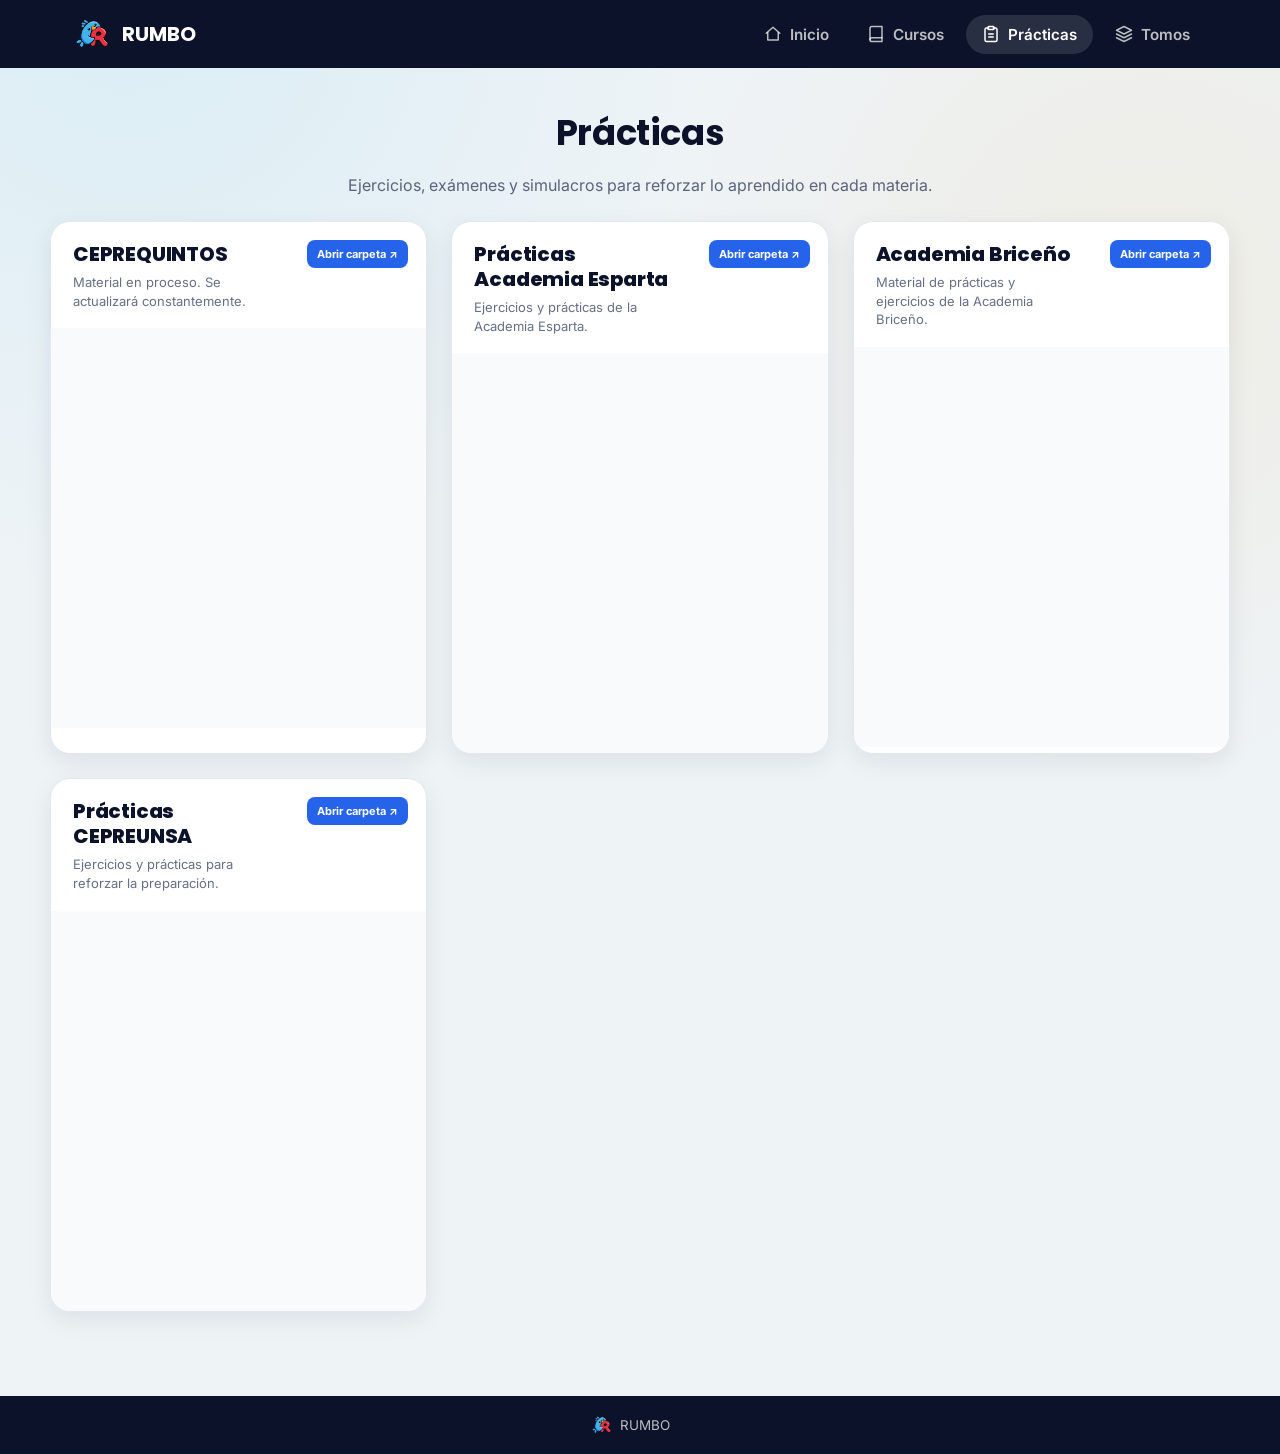
<file: practicas.html>
<!DOCTYPE html>
<html lang="es">

<head>

  <meta charset="UTF-8">

  <meta
    name="viewport"
    content="width=device-width, initial-scale=1.0">

  <link
    rel="preconnect"
    href="https://fonts.googleapis.com">

  <link
    href="https://fonts.googleapis.com/css2?family=Poppins:wght@600;700;800&family=Inter:wght@400;500;600;700&display=swap"
    rel="stylesheet">

  <link
    rel="stylesheet"
    href="assets/style.css">

  <title>Prácticas · RUMBO</title>

</head>


<body>


  <!-- =====================================================
       CABECERA
  ====================================================== -->

  <header class="site-header">

    <div class="container">


      <!-- LOGO -->

      <a
        href="index.html"
        class="brand">

        <span class="logo-box">

          <img
            class="logo-mark"
            src="assets/LOGOR.png"
            alt="RUMBO"
            onerror="
              this.style.display='none';
              this.nextElementSibling.style.display='inline-flex';
            "
          >

          <svg
            class="logo-fallback"
            viewBox="0 0 48 48"
            fill="none"
            xmlns="http://www.w3.org/2000/svg"
            role="img"
            aria-label="RUMBO">

            <circle
              cx="18"
              cy="24"
              r="14"
              fill="#4CC3F0"/>

            <circle
              cx="16"
              cy="19"
              r="2.2"
              fill="#0B1229"/>

            <path
              d="M8 24 L2 20 L8 28 Z"
              fill="#4CC3F0"/>

            <text
              x="21"
              y="34"
              font-family="Poppins, sans-serif"
              font-weight="800"
              font-size="30"
              fill="#E8433F">
              R
            </text>

          </svg>

        </span>

        RUMBO

      </a>


      <!-- =================================================
           NAVEGACIÓN PC
      ================================================== -->

      <nav class="main-nav">


        <a href="index.html">

          <svg
            viewBox="0 0 24 24"
            fill="none"
            stroke="currentColor"
            stroke-width="2"
            stroke-linecap="round"
            stroke-linejoin="round">

            <path d="M3 11l9-8 9 8"/>
            <path d="M5 10v10h14V10"/>

          </svg>

          Inicio

        </a>


        <a href="cursos.html">

          <svg
            viewBox="0 0 24 24"
            fill="none"
            stroke="currentColor"
            stroke-width="2"
            stroke-linecap="round"
            stroke-linejoin="round">

            <path
              d="M4 19.5A2.5 2.5 0 0 1 6.5 17H20"/>

            <path
              d="M6.5 2H20v20H6.5A2.5 2.5 0 0 1 4 19.5v-15A2.5 2.5 0 0 1 6.5 2z"/>

          </svg>

          Cursos

        </a>


        <a
          href="practicas.html"
          class="active">

          <svg
            viewBox="0 0 24 24"
            fill="none"
            stroke="currentColor"
            stroke-width="2"
            stroke-linecap="round"
            stroke-linejoin="round">

            <rect
              x="8"
              y="2"
              width="8"
              height="4"
              rx="1"/>

            <path
              d="M9 4H6a2 2 0 0 0-2 2v14a2 2 0 0 0 2 2h12a2 2 0 0 0 2-2V6a2 2 0 0 0-2-2h-3"/>

            <path
              d="M9 12h6M9 16h6"/>

          </svg>

          Prácticas

        </a>


        <a href="tomos.html">

          <svg
            viewBox="0 0 24 24"
            fill="none"
            stroke="currentColor"
            stroke-width="2"
            stroke-linecap="round"
            stroke-linejoin="round">

            <path
              d="M12 2 2 7l10 5 10-5-10-5z"/>

            <path
              d="M2 17l10 5 10-5"/>

            <path
              d="M2 12l10 5 10-5"/>

          </svg>

          Tomos

        </a>


      </nav>


      <!-- =================================================
           BOTÓN MENÚ MÓVIL
      ================================================== -->

      <button
        class="nav-toggle"
        aria-label="Abrir menú">

        <svg
          viewBox="0 0 24 24"
          fill="none"
          stroke="currentColor"
          stroke-width="2"
          stroke-linecap="round"
          stroke-linejoin="round">

          <path d="M3 6h18"/>
          <path d="M3 12h18"/>
          <path d="M3 18h18"/>

        </svg>

      </button>


    </div>

  </header>


  <!-- =====================================================
       CONTENIDO PRINCIPAL
  ====================================================== -->

  <main>


    <section class="page-head container">

      <h1>
        Prácticas
      </h1>

      <p>
        Ejercicios, exámenes y simulacros para reforzar lo aprendido en cada materia.
      </p>

    </section>


    <section
      class="section container"
      style="padding-top:10px">


      <!-- =================================================
           PRÁCTICAS GENERADAS AUTOMÁTICAMENTE
      ================================================== -->

      <div
        id="practicas-grid"
        class="practicas-grid">
      </div>


    </section>


  </main>


  <!-- =====================================================
       FOOTER
  ====================================================== -->

  <footer class="site-footer">

    <div class="container">


      <span class="item">

        <span
          class="logo-box"
          style="width:22px;height:22px">

          <img
            class="logo-mark"
            style="width:22px;height:22px;border-radius:5px"
            src="assets/LOGOR.png"
            alt="RUMBO"
            onerror="
              this.style.display='none';
              this.nextElementSibling.style.display='inline-flex';
            "
          >

          <svg
            class="logo-fallback"
            style="width:22px;height:22px"
            viewBox="0 0 48 48"
            fill="none"
            xmlns="http://www.w3.org/2000/svg"
            role="img"
            aria-label="RUMBO">

            <circle
              cx="18"
              cy="24"
              r="14"
              fill="#4CC3F0"/>

            <circle
              cx="16"
              cy="19"
              r="2.2"
              fill="#0B1229"/>

            <path
              d="M8 24 L2 20 L8 28 Z"
              fill="#4CC3F0"/>

            <text
              x="21"
              y="34"
              font-family="Poppins, sans-serif"
              font-weight="800"
              font-size="30"
              fill="#E8433F">
              R
            </text>

          </svg>

        </span>

        RUMBO

      </span>


      <span
        class="item"
        id="footer-quote">
      </span>


    </div>

  </footer>


  <!-- =====================================================
       NAVEGACIÓN MÓVIL
  ====================================================== -->

  <nav class="bottom-nav">


    <a href="index.html">

      <svg
        viewBox="0 0 24 24"
        fill="none"
        stroke="currentColor"
        stroke-width="2"
        stroke-linecap="round"
        stroke-linejoin="round">

        <path d="M3 11l9-8 9 8"/>
        <path d="M5 10v10h14V10"/>

      </svg>

      Inicio

    </a>


    <a href="cursos.html">

      <svg
        viewBox="0 0 24 24"
        fill="none"
        stroke="currentColor"
        stroke-width="2"
        stroke-linecap="round"
        stroke-linejoin="round">

        <path
          d="M4 19.5A2.5 2.5 0 0 1 6.5 17H20"/>

        <path
          d="M6.5 2H20v20H6.5A2.5 2.5 0 0 1 4 19.5v-15A2.5 2.5 0 0 1 6.5 2z"/>

      </svg>

      Cursos

    </a>


    <a
      href="practicas.html"
      class="active">

      <svg
        viewBox="0 0 24 24"
        fill="none"
        stroke="currentColor"
        stroke-width="2"
        stroke-linecap="round"
        stroke-linejoin="round">

        <rect
          x="8"
          y="2"
          width="8"
          height="4"
          rx="1"/>

        <path
          d="M9 4H6a2 2 0 0 0-2 2v14a2 2 0 0 0 2 2h12a2 2 0 0 0 2-2V6a2 2 0 0 0-2-2h-3"/>

        <path
          d="M9 12h6M9 16h6"/>

      </svg>

      Prácticas

    </a>


    <a href="tomos.html">

      <svg
        viewBox="0 0 24 24"
        fill="none"
        stroke="currentColor"
        stroke-width="2"
        stroke-linecap="round"
        stroke-linejoin="round">

        <path
          d="M12 2 2 7l10 5 10-5-10-5z"/>

        <path
          d="M2 17l10 5 10-5"/>

        <path
          d="M2 12l10 5 10-5"/>

      </svg>

      Tomos

    </a>


  </nav>


  <!-- =====================================================
       JAVASCRIPT
  ====================================================== -->

  <script src="assets/users.js"></script>

  <script src="assets/frases.js"></script>

  <script src="assets/data.js"></script>

  <script src="assets/app.js"></script>

  <!-- DATOS DE PRÁCTICAS -->
  <script src="assets/practicas.js"></script>


</body>

</html>
</file>
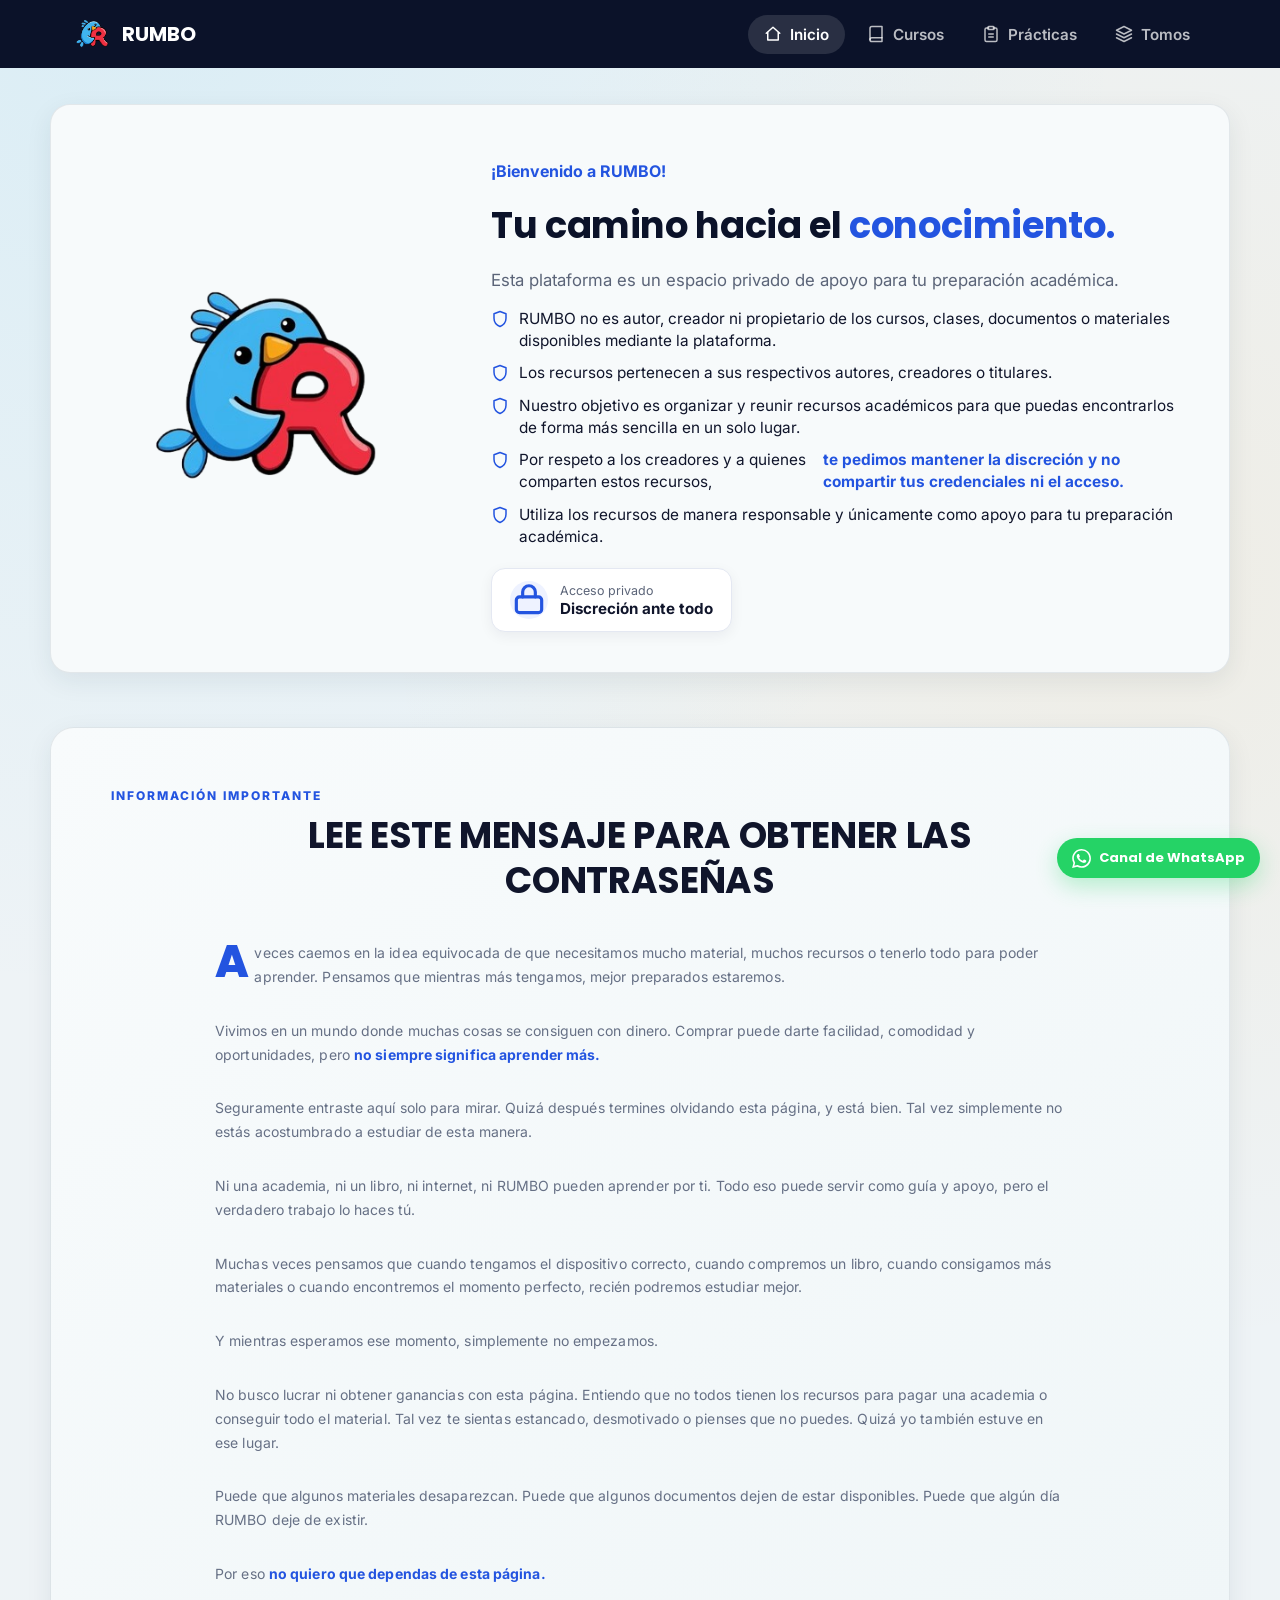
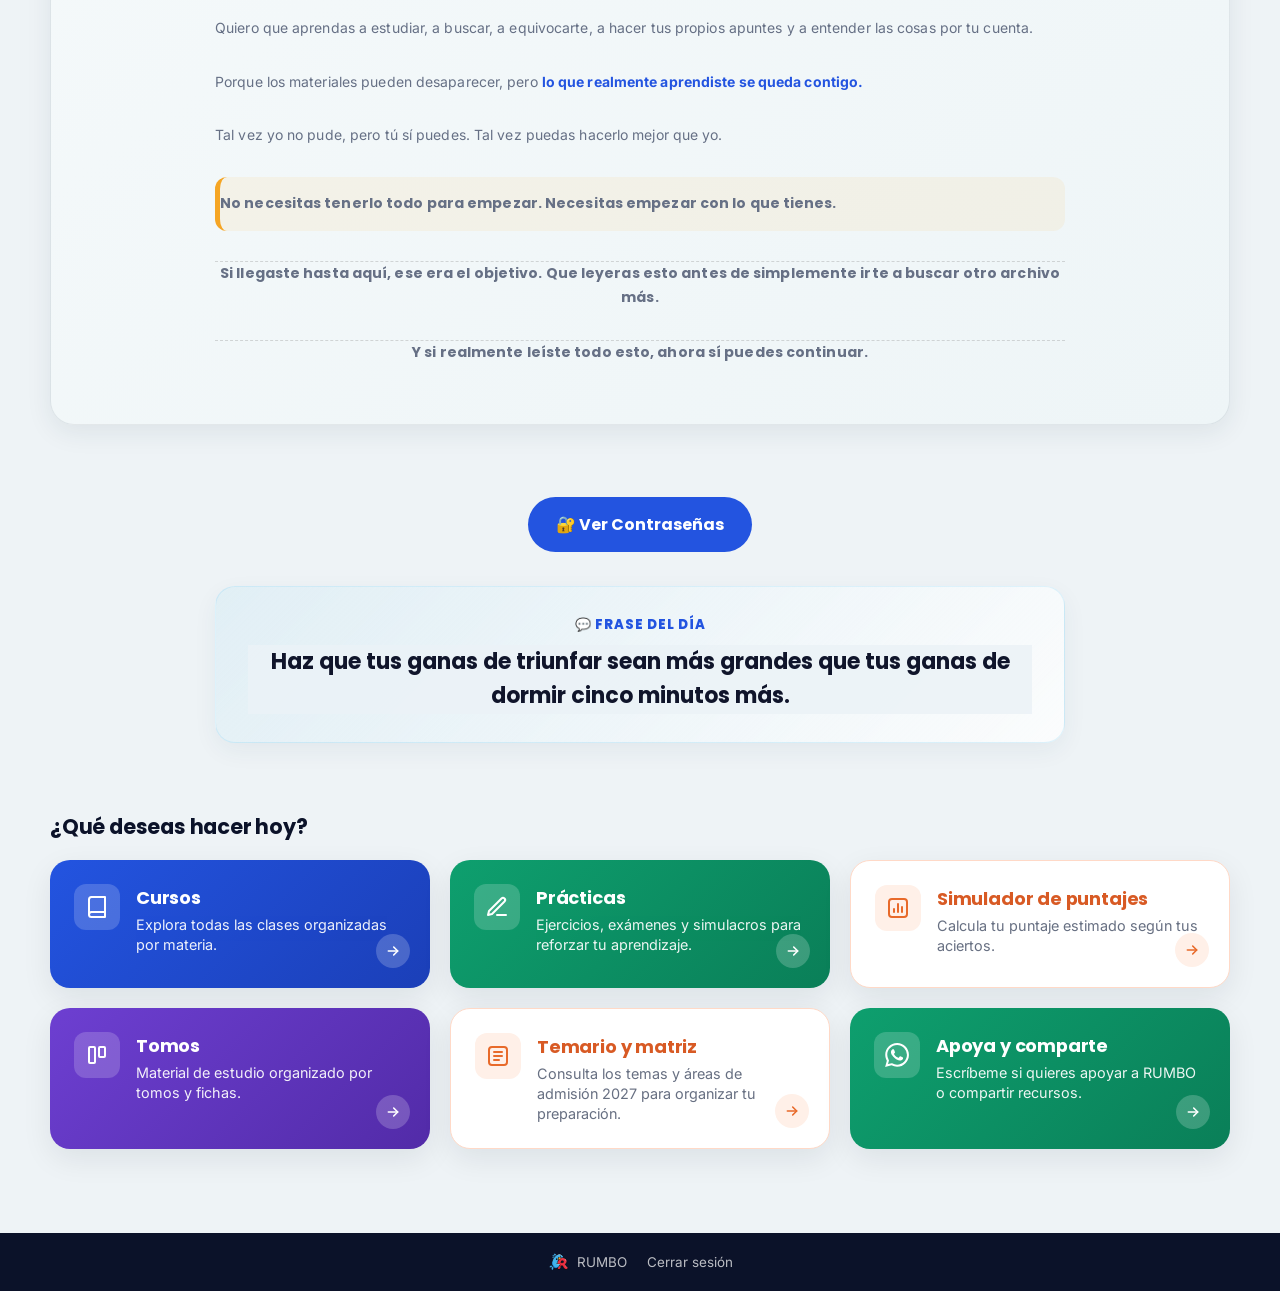
<file: RUMBO_inicio_6_botones.html>
<!DOCTYPE html>
<html lang="es">

<head>

  <meta charset="UTF-8">

  <meta
    name="viewport"
    content="width=device-width, initial-scale=1.0"
  >

  <link rel="preconnect" href="https://fonts.googleapis.com">

  <link
    href="https://fonts.googleapis.com/css2?family=Poppins:wght@600;700;800&family=Inter:wght@400;500;600;700&display=swap"
    rel="stylesheet"
  >

  <link
    rel="stylesheet"
    href="assets/style.css"
  >

  <title>Inicio · RUMBO</title>


  <style>

    /* =====================================================
       MENSAJE PARA LAS CONTRASEÑAS
    ===================================================== */

    .rumbo-message-card {
      padding: clamp(30px, 5vw, 60px);
    }

    .rumbo-message-card h2 {
      font-family: 'Poppins', sans-serif;
      font-size: clamp(26px, 4vw, 36px);
      line-height: 1.25;
      max-width: 850px;
      margin: 0 auto 38px;
      text-align: center;
    }

    .rumbo-message {
      max-width: 850px;
      margin: 0 auto;

      font-family: 'Inter', sans-serif;

      font-size: clamp(19px, 2.1vw, 23px);

      line-height: 1.9;

      letter-spacing: .1px;
    }

    .rumbo-message p {
      margin: 0 0 30px;
    }

    .rumbo-message p:first-of-type::first-letter {
      font-family: 'Poppins', sans-serif;

      font-weight: 800;

      font-size: 3.2em;

      line-height: .8;

      float: left;

      margin: .06em .12em 0 0;

      color: var(--blue, #4CC3F0);
    }


    /* =====================================================
       FRASE FINAL
    ===================================================== */

    .rumbo-message-final {
      font-family: 'Poppins', sans-serif;

      font-weight: 800;

      font-size: clamp(21px, 2.4vw, 27px);

      line-height: 1.55;

      border-left: 5px solid var(--orange, #F5A524);

      padding: 15px 20px;

      margin: 42px 0;

      border-radius: 12px;

      background: rgba(245,165,36,.08);
    }


    .rumbo-message-continue {
      font-family: 'Poppins', sans-serif;

      font-weight: 700;

      font-size: clamp(19px, 2.2vw, 24px);

      line-height: 1.6;

      text-align: center;

      color: var(--blue, #4CC3F0);

      margin-top: 45px;

      padding-top: 30px;

      border-top: 1px dashed rgba(128,128,128,.3);
    }


    /* =====================================================
       ACCESOS
    ===================================================== */

    .rumbo-access {
      max-width: 600px;

      margin: 38px auto 0;

      text-align: center;
    }


    .rumbo-access-toggle {

      display: inline-flex;

      align-items: center;

      justify-content: center;

      gap: 8px;

      padding: 15px 28px;

      border: none;

      border-radius: 999px;

      background: var(--blue, #4CC3F0);

      color: #fff;

      font-family: 'Poppins', sans-serif;

      font-size: 16px;

      font-weight: 700;

      cursor: pointer;

      transition:
        transform .2s ease,
        background .2s ease,
        box-shadow .2s ease;
    }


    .rumbo-access-toggle:hover {

      transform: translateY(-2px);

      background: #36addb;

      box-shadow:
        0 8px 22px rgba(76,195,240,.25);
    }


    .rumbo-access-toggle:active {

      transform: scale(.97);

    }


    .rumbo-access-list {

      display: grid;

      gap: 14px;

      margin: 22px auto 0;

      text-align: left;

      animation: rumboAccessOpen .25s ease;
    }


    .rumbo-access-list[hidden] {

      display: none;

    }


    .rumbo-access-item {

      display: flex;

      flex-direction: column;

      gap: 4px;

      padding: 18px 20px;

      border-radius: 15px;

      background: rgba(76,195,240,.07);

      border: 1px solid rgba(76,195,240,.22);

      font-family: 'Inter', sans-serif;

      font-size: 16px;

      line-height: 1.65;
    }


    .rumbo-access-item strong {

      margin-bottom: 5px;

      color: var(--orange, #F5A524);

      font-family: 'Poppins', sans-serif;

      font-size: 15px;

      font-weight: 800;

      letter-spacing: .5px;
    }


    @keyframes rumboAccessOpen {

      from {

        opacity: 0;

        transform: translateY(-8px);

      }

      to {

        opacity: 1;

        transform: translateY(0);

      }

    }


    /* =====================================================
       FRASE DEL DÍA
    ===================================================== */

    .rumbo-daily-card {

      max-width: 850px;

      margin: 0 auto;

      padding: 28px 32px;

      border-radius: 20px;

      background:
        linear-gradient(
          135deg,
          rgba(76,195,240,.08),
          rgba(255,255,255,.75)
        );

      border: 1px solid rgba(76,195,240,.16);

      box-shadow:
        0 8px 25px rgba(30,70,90,.06);

      text-align: center;
    }


    .rumbo-daily-label {

      display: block;

      margin-bottom: 10px;

      font-family: 'Poppins', sans-serif;

      font-size: 13px;

      font-weight: 800;

      letter-spacing: 1px;

      color: var(--blue, #4CC3F0);
    }


    .rumbo-daily-card #footer-quote {

      display: block;

      font-family: 'Poppins', sans-serif;

      font-size: clamp(18px, 2vw, 22px);

      font-weight: 700;

      line-height: 1.55;

    }


    /* =====================================================
       WHATSAPP FLOTANTE
    ===================================================== */

    .rumbo-whatsapp-float {

      position: fixed;

      right: 20px;

      bottom: 22px;

      z-index: 9999;

      display: inline-flex;

      align-items: center;

      gap: 8px;

      padding: 10px 15px;

      border-radius: 999px;

      background: #25D366;

      color: #fff;

      text-decoration: none;

      font-family: 'Poppins', sans-serif;

      font-size: 13px;

      font-weight: 700;

      box-shadow:
        0 8px 22px rgba(37,211,102,.30);

      transition:
        transform .2s ease,
        box-shadow .2s ease;
    }


    .rumbo-whatsapp-float:hover {

      transform: translateY(-3px);

      box-shadow:
        0 12px 28px rgba(37,211,102,.38);
    }


    .rumbo-whatsapp-float svg {

      width: 19px;

      height: 19px;

      flex-shrink: 0;
    }


    /* =====================================================
       MÓVIL
    ===================================================== */

    @media (max-width: 480px) {

      .rumbo-message-card {

        padding: 28px 20px;

      }

      .rumbo-message {

        font-size: 19px;

        line-height: 1.85;

      }

      .rumbo-message p {

        margin-bottom: 27px;

      }

      .rumbo-message-final {

        font-size: 21px;

        padding-left: 18px;

      }

      .rumbo-message-continue {

        font-size: 19px;

      }

      .rumbo-access {

        margin-top: 30px;

      }

      .rumbo-access-toggle {

        width: 100%;

      }

      .rumbo-access-item {

        padding: 16px;

        font-size: 15px;

      }

      .rumbo-daily-card {

        padding: 24px 18px;

      }

      .rumbo-whatsapp-float {

        right: 12px;

        bottom: 75px;

        padding: 9px 13px;

        font-size: 12px;

      }

    }


    /* =====================================================
       SEIS ACCESOS PRINCIPALES
    ===================================================== */
    .action-card.red {
      border-color: rgba(232,67,63,.20);
    }

    .action-card.red .ic {
      color: #E8433F;
    }

    .action-card.red:hover {
      border-color: rgba(232,67,63,.38);
      box-shadow: 0 14px 35px rgba(232,67,63,.12);
    }

    html {
      scroll-behavior: smooth;
    }

    #apoya-comparte {
      scroll-margin-top: 90px;
    }

  </style>

</head>


<body>


  <!-- =====================================================
       HEADER
  ===================================================== -->

  <header class="site-header">

    <div class="container">

      <a href="index.html" class="brand">

        <span class="logo-box">

          <img
            class="logo-mark"
            src="assets/LOGOR.png"
            alt="RUMBO"
            onerror="this.style.display='none'; this.nextElementSibling.style.display='inline-flex'"
          >

          <svg
            class="logo-fallback"
            viewBox="0 0 48 48"
            fill="none"
            xmlns="http://www.w3.org/2000/svg"
            role="img"
            aria-label="RUMBO"
          >

            <circle
              cx="18"
              cy="24"
              r="14"
              fill="#4CC3F0"
            />

            <circle
              cx="16"
              cy="19"
              r="2.2"
              fill="#0B1229"
            />

            <path
              d="M8 24 L2 20 L8 28 Z"
              fill="#4CC3F0"
            />

            <text
              x="21"
              y="34"
              font-family="Poppins, sans-serif"
              font-weight="800"
              font-size="30"
              fill="#E8433F"
            >
              R
            </text>

          </svg>

        </span>

        RUMBO

      </a>


      <nav class="main-nav">

        <a href="index.html" class="active">

          <svg
            viewBox="0 0 24 24"
            fill="none"
            stroke="currentColor"
            stroke-width="2"
            stroke-linecap="round"
            stroke-linejoin="round"
          >

            <path d="M3 11l9-8 9 8"/>
            <path d="M5 10v10h14V10"/>

          </svg>

          Inicio

        </a>


        <a href="cursos.html">

          <svg
            viewBox="0 0 24 24"
            fill="none"
            stroke="currentColor"
            stroke-width="2"
            stroke-linecap="round"
            stroke-linejoin="round"
          >

            <path d="M4 19.5A2.5 2.5 0 0 1 6.5 17H20"/>

            <path
              d="M6.5 2H20v20H6.5A2.5 2.5 0 0 1 4 19.5v-15A2.5 2.5 0 0 1 6.5 2z"
            />

          </svg>

          Cursos

        </a>


        <a href="practicas.html">

          <svg
            viewBox="0 0 24 24"
            fill="none"
            stroke="currentColor"
            stroke-width="2"
            stroke-linecap="round"
            stroke-linejoin="round"
          >

            <rect
              x="8"
              y="2"
              width="8"
              height="4"
              rx="1"
            />

            <path
              d="M9 4H6a2 2 0 0 0-2 2v14a2 2 0 0 0 2 2h12a2 2 0 0 0 2-2V6a2 2 0 0 0-2-2h-3"
            />

            <path d="M9 12h6M9 16h6"/>

          </svg>

          Prácticas

        </a>


        <a href="tomos.html">

          <svg
            viewBox="0 0 24 24"
            fill="none"
            stroke="currentColor"
            stroke-width="2"
            stroke-linecap="round"
            stroke-linejoin="round"
          >

            <path d="M12 2 2 7l10 5 10-5-10-5z"/>
            <path d="M2 17l10 5 10-5"/>
            <path d="M2 12l10 5 10-5"/>

          </svg>

          Tomos

        </a>

      </nav>


      <button
        class="nav-toggle"
        aria-label="Abrir menú"
      >

        <svg
          viewBox="0 0 24 24"
          fill="none"
          stroke="currentColor"
          stroke-width="2"
          stroke-linecap="round"
          stroke-linejoin="round"
        >

          <path d="M3 6h18"/>
          <path d="M3 12h18"/>
          <path d="M3 18h18"/>

        </svg>

      </button>

    </div>

  </header>



  <main>


    <!-- =====================================================
         1. BIENVENIDA
    ===================================================== -->

    <section class="hero container">

      <div class="hero-card">

        <div class="hero-mascot">

          <img
            class="hero-logo-img"
            src="assets/LOGOR.png"
            alt="RUMBO"
            onerror="this.style.display='none'; this.nextElementSibling.style.display='block'"
          >


          <svg
            class="hero-logo-fallback"
            viewBox="0 0 300 260"
            xmlns="http://www.w3.org/2000/svg"
            role="img"
            aria-label="Mascota RUMBO"
          >

            <circle
              cx="120"
              cy="120"
              r="86"
              fill="#4CC3F0"
            />

            <circle
              cx="95"
              cy="95"
              r="10"
              fill="#0B1229"
            />

            <path
              d="M40 120 L4 100 L40 150 Z"
              fill="#4CC3F0"
            />

            <path
              d="M60 40 L45 8 L85 30 Z"
              fill="#4CC3F0"
            />

            <path
              d="M85 130 L60 210 L110 175 Z"
              fill="#F5A524"
            />

            <text
              x="130"
              y="205"
              font-family="Poppins, sans-serif"
              font-weight="800"
              font-size="150"
              fill="#E8433F"
            >
              R
            </text>

          </svg>

        </div>


        <div class="hero-copy">

          <p class="eyebrow">
            ¡Bienvenido a RUMBO!
          </p>

          <h1>

            Tu camino hacia el

            <span style="color:var(--blue)">
              conocimiento.
            </span>

          </h1>

          <p class="lead">
            Esta plataforma es un espacio privado de apoyo para tu preparación académica.
          </p>


          <ul class="notice-list">


            <li>

              <svg
                viewBox="0 0 24 24"
                fill="none"
                stroke="currentColor"
                stroke-width="2"
                stroke-linecap="round"
                stroke-linejoin="round"
              >

                <path
                  d="M12 2 4 5v6c0 5 3 9 8 11
                     4.5-2 8-6 8-11V5l-8-3z"
                />

              </svg>

              RUMBO no es autor, creador ni propietario de los cursos,
              clases, documentos o materiales disponibles mediante la plataforma.

            </li>


            <li>

              <svg
                viewBox="0 0 24 24"
                fill="none"
                stroke="currentColor"
                stroke-width="2"
                stroke-linecap="round"
                stroke-linejoin="round"
              >

                <path
                  d="M12 2 4 5v6c0 5 3 9 8 11
                     4.5-2 8-6 8-11V5l-8-3z"
                />

              </svg>

              Los recursos pertenecen a sus respectivos autores,
              creadores o titulares.

            </li>


            <li>

              <svg
                viewBox="0 0 24 24"
                fill="none"
                stroke="currentColor"
                stroke-width="2"
                stroke-linecap="round"
                stroke-linejoin="round"
              >

                <path
                  d="M12 2 4 5v6c0 5 3 9 8 11
                     4.5-2 8-6 8-11V5l-8-3z"
                />

              </svg>

              Nuestro objetivo es organizar y reunir recursos académicos
              para que puedas encontrarlos de forma más sencilla en un solo lugar.

            </li>


            <li>

              <svg
                viewBox="0 0 24 24"
                fill="none"
                stroke="currentColor"
                stroke-width="2"
                stroke-linecap="round"
                stroke-linejoin="round"
              >

                <path
                  d="M12 2 4 5v6c0 5 3 9 8 11
                     4.5-2 8-6 8-11V5l-8-3z"
                />

              </svg>

              Por respeto a los creadores y a quienes comparten estos recursos,

              <strong>
                te pedimos mantener la discreción y no compartir tus credenciales
                ni el acceso.
              </strong>

            </li>


            <li>

              <svg
                viewBox="0 0 24 24"
                fill="none"
                stroke="currentColor"
                stroke-width="2"
                stroke-linecap="round"
                stroke-linejoin="round"
              >

                <path
                  d="M12 2 4 5v6c0 5 3 9 8 11
                     4.5-2 8-6 8-11V5l-8-3z"
                />

              </svg>

              Utiliza los recursos de manera responsable y únicamente
              como apoyo para tu preparación académica.

            </li>

          </ul>


          <div class="privacy-pill">

            <span class="ico">

              <svg
                viewBox="0 0 24 24"
                fill="none"
                stroke="currentColor"
                stroke-width="2"
                stroke-linecap="round"
                stroke-linejoin="round"
              >

                <rect
                  x="4"
                  y="10"
                  width="16"
                  height="10"
                  rx="2"
                />

                <path
                  d="M8 10V7a4 4 0 0 1 8 0v3"
                />

              </svg>

            </span>


            <span class="txt">

              <small>
                Acceso privado
              </small>

              <strong>
                Discreción ante todo
              </strong>

            </span>

          </div>

        </div>

      </div>

    </section>




<!-- =====================================================
     2. LEE ESTO PARA OBTENER LAS CONTRASEÑAS
===================================================== -->

<section class="section container">

  <div class="info-card rumbo-message-card">

    <span class="section-kicker">
      INFORMACIÓN IMPORTANTE
    </span>

    <h2>
      LEE ESTE MENSAJE PARA OBTENER LAS CONTRASEÑAS
    </h2>

    <div class="rumbo-message">

      <p>
        A veces caemos en la idea equivocada de que necesitamos mucho
        material, muchos recursos o tenerlo todo para poder aprender.
        Pensamos que mientras más tengamos, mejor preparados estaremos.
      </p>

      <p>
        Vivimos en un mundo donde muchas cosas se consiguen con dinero.
        Comprar puede darte facilidad, comodidad y oportunidades, pero
        <strong>no siempre significa aprender más.</strong>
      </p>

      <p>
        Seguramente entraste aquí solo para mirar. Quizá después termines
        olvidando esta página, y está bien. Tal vez simplemente no estás
        acostumbrado a estudiar de esta manera.
      </p>

      <p>
        Ni una academia, ni un libro, ni internet, ni RUMBO pueden aprender
        por ti. Todo eso puede servir como guía y apoyo, pero el verdadero
        trabajo lo haces tú.
      </p>

      <p>
        Muchas veces pensamos que cuando tengamos el dispositivo correcto,
        cuando compremos un libro, cuando consigamos más materiales o cuando
        encontremos el momento perfecto, recién podremos estudiar mejor.
      </p>

      <p>
        Y mientras esperamos ese momento, simplemente no empezamos.
      </p>

      <p>
        No busco lucrar ni obtener ganancias con esta página. Entiendo que
        no todos tienen los recursos para pagar una academia o conseguir
        todo el material. Tal vez te sientas estancado, desmotivado o
        pienses que no puedes. Quizá yo también estuve en ese lugar.
      </p>

      <p>
        Puede que algunos materiales desaparezcan. Puede que algunos
        documentos dejen de estar disponibles. Puede que algún día RUMBO
        deje de existir.
      </p>

      <p>
        Por eso <strong>no quiero que dependas de esta página.</strong>
      </p>

      <p>
        Quiero que aprendas a estudiar, a buscar, a equivocarte, a hacer
        tus propios apuntes y a entender las cosas por tu cuenta.
      </p>

      <p>
        Porque los materiales pueden desaparecer, pero
        <strong>lo que realmente aprendiste se queda contigo.</strong>
      </p>

      <p>
        Tal vez yo no pude, pero tú sí puedes. Tal vez puedas hacerlo
        mejor que yo.
      </p>

      <p class="rumbo-message-final">
        No necesitas tenerlo todo para empezar. Necesitas empezar con lo que tienes.
      </p>

      <p class="rumbo-message-continue">
        Si llegaste hasta aquí, ese era el objetivo. Que leyeras esto antes
        de simplemente irte a buscar otro archivo más.
      </p>

      <p class="rumbo-message-continue">
        Y si realmente leíste todo esto, ahora sí puedes continuar.
      </p>

    </div>

  </div>

</section>
        <!-- ACCESOS -->

        <div class="rumbo-access">


          <button
            type="button"
            class="rumbo-access-toggle"
            id="rumbo-access-toggle"
            aria-expanded="false"
            aria-controls="rumbo-access-list"
          >

            🔐 Ver Contraseñas

          </button>


          <div
            class="rumbo-access-list"
            id="rumbo-access-list"
            hidden
          >


            <div class="rumbo-access-item">

              <strong>
                ESPARTA
              </strong>

              <span>
                Usuario: <b>esparta</b>
              </span>

              <span>
                Contraseña: <b>esparta</b>
              </span>

            </div>


            <div class="rumbo-access-item">

              <strong>
                KELSEN
              </strong>

              <span>
                Usuario: <b>kelsen</b>
              </span>

              <span>
                Contraseña: <b>kelsen</b>
              </span>

            </div>


            <div class="rumbo-access-item">

              <strong>
                BRICEÑO
              </strong>

              <span>
                Usuario: <b>briceño</b>
              </span>

              <span>
                Contraseña: <b>briceño</b>
              </span>

            </div>


          </div>

        </div>

      </div>

    </section>



    <!-- =====================================================
         3. FRASE DEL DÍA
    ===================================================== -->

    <section class="section container">

      <div class="rumbo-daily-card">

        <span class="rumbo-daily-label">
          💬 FRASE DEL DÍA
        </span>


        <span id="footer-quote">
        </span>

      </div>

    </section>



    <!-- =====================================================
         5. QUÉ DESEAS ESTUDIAR
    ===================================================== -->

    <section class="section container">

      <h2 class="section-title">
        ¿Qué deseas hacer hoy?
      </h2>


      <div class="action-grid">


        <!-- CURSOS -->

        <a
          class="action-card blue"
          href="cursos.html"
        >

          <span class="ic">

            <svg
              viewBox="0 0 24 24"
              fill="none"
              stroke="currentColor"
              stroke-width="2"
              stroke-linecap="round"
              stroke-linejoin="round"
            >

              <path d="M4 19.5A2.5 2.5 0 0 1 6.5 17H20"/>

              <path
                d="M6.5 2H20v20H6.5
                   A2.5 2.5 0 0 1 4 19.5v-15
                   A2.5 2.5 0 0 1 6.5 2z"
              />

            </svg>

          </span>


          <div>

            <h3>
              Cursos
            </h3>

            <p>
              Explora todas las clases organizadas por materia.
            </p>

          </div>


          <span class="go">

            <svg
              viewBox="0 0 24 24"
              fill="none"
              stroke="currentColor"
              stroke-width="2.4"
              stroke-linecap="round"
              stroke-linejoin="round"
            >

              <path d="M5 12h14"/>
              <path d="M13 6l6 6-6 6"/>

            </svg>

          </span>

        </a>



        <!-- PRÁCTICAS -->

        <a
          class="action-card green"
          href="practicas.html"
        >

          <span class="ic">

            <svg
              viewBox="0 0 24 24"
              fill="none"
              stroke="currentColor"
              stroke-width="2"
              stroke-linecap="round"
              stroke-linejoin="round"
            >

              <path d="M12 20h9"/>

              <path
                d="M16.5 3.5a2.1 2.1 0 0 1 3 3L7 19l-4 1 1-4L16.5 3.5z"
              />

            </svg>

          </span>


          <div>

            <h3>
              Prácticas
            </h3>

            <p>
              Ejercicios, exámenes y simulacros para reforzar tu aprendizaje.
            </p>

          </div>


          <span class="go">

            <svg
              viewBox="0 0 24 24"
              fill="none"
              stroke="currentColor"
              stroke-width="2.4"
              stroke-linecap="round"
              stroke-linejoin="round"
            >

              <path d="M5 12h14"/>
              <path d="M13 6l6 6-6 6"/>

            </svg>

          </span>

        </a>



        <!-- SIMULADOR -->

        <a
          class="action-card orange"
          href="simulador.html"
        >

          <span class="ic">

            <svg
              viewBox="0 0 24 24"
              fill="none"
              stroke="currentColor"
              stroke-width="2"
              stroke-linecap="round"
              stroke-linejoin="round"
            >

              <rect
                x="3"
                y="3"
                width="18"
                height="18"
                rx="3"
              />

              <path d="M8 16v-3"/>
              <path d="M12 16V8"/>
              <path d="M16 16v-5"/>

            </svg>

          </span>


          <div>

            <h3>
              Simulador de puntajes
            </h3>

            <p>
              Calcula tu puntaje estimado según tus aciertos.
            </p>

          </div>


          <span class="go">

            <svg
              viewBox="0 0 24 24"
              fill="none"
              stroke="currentColor"
              stroke-width="2.4"
              stroke-linecap="round"
              stroke-linejoin="round"
            >

              <path d="M5 12h14"/>
              <path d="M13 6l6 6-6 6"/>

            </svg>

          </span>

        </a>



        <!-- TOMOS -->

        <a
          class="action-card purple"
          href="tomos.html"
        >

          <span class="ic">

            <svg
              viewBox="0 0 24 24"
              fill="none"
              stroke="currentColor"
              stroke-width="2"
              stroke-linecap="round"
              stroke-linejoin="round"
            >

              <rect
                x="4"
                y="4"
                width="6"
                height="16"
                rx="1"
              />

              <rect
                x="14"
                y="4"
                width="6"
                height="10"
                rx="1"
              />

            </svg>

          </span>


          <div>

            <h3>
              Tomos
            </h3>

            <p>
              Material de estudio organizado por tomos y fichas.
            </p>

          </div>


          <span class="go">

            <svg
              viewBox="0 0 24 24"
              fill="none"
              stroke="currentColor"
              stroke-width="2.4"
              stroke-linecap="round"
              stroke-linejoin="round"
            >

              <path d="M5 12h14"/>
              <path d="M13 6l6 6-6 6"/>

            </svg>

          </span>

        </a>


        <!-- TEMARIO Y MATRIZ -->
        <a
          class="action-card orange"
          href="assets/TEMARIO-y-MATRIZ-ADMISION-2027.pdf"
          target="_blank"
          rel="noopener noreferrer"
        >
          <span class="ic">
            <svg viewBox="0 0 24 24" fill="none" stroke="currentColor"
              stroke-width="2" stroke-linecap="round" stroke-linejoin="round">
              <rect x="3" y="3" width="18" height="18" rx="3"/>
              <path d="M8 8h8"/>
              <path d="M8 12h8"/>
              <path d="M8 16h5"/>
            </svg>
          </span>

          <div>
            <h3>Temario y matriz</h3>
            <p>Consulta los temas y áreas de admisión 2027 para organizar tu preparación.</p>
          </div>

          <span class="go">
            <svg viewBox="0 0 24 24" fill="none" stroke="currentColor"
              stroke-width="2.4" stroke-linecap="round" stroke-linejoin="round">
              <path d="M5 12h14"/>
              <path d="M13 6l6 6-6 6"/>
            </svg>
          </span>
        </a>


   <!-- APOYA Y COMPARTE -->
<a
  class="action-card green"
  href="https://wa.me/ronaldo1548"
  target="_blank"
  rel="noopener noreferrer"
>
  <span class="ic">
    <svg
      viewBox="0 0 24 24"
      fill="currentColor"
      stroke="none"
      aria-hidden="true"
    >
      <path d="M20.52 3.48A11.82 11.82 0 0 0 12.08 0
        C5.55 0 .24 5.31.24 11.84c0 2.09.55 4.13
        1.6 5.93L.13 24l6.37-1.67a11.84 11.84 0 0 0
        5.58 1.42h.01c6.53 0 11.84-5.31 11.84-11.84
        0-3.17-1.23-6.15-3.41-8.43ZM12.09 21.7
        c-1.75 0-3.46-.47-4.96-1.36l-.36-.21-3.78.99
        1.01-3.68-.23-.38a9.82 9.82 0 0 1-1.51-5.22
        c0-5.43 4.42-9.85 9.85-9.85 2.63 0 5.1 1.03
        6.96 2.89a9.78 9.78 0 0 1 2.89 6.96
        c0 5.43-4.42 9.85-9.85 9.85Zm5.4-7.38
        c-.3-.15-1.77-.87-2.05-.97-.27-.1-.47-.15-.67.15
        -.2.3-.77.97-.94 1.17-.17.2-.35.22-.65.07
        -.3-.15-1.27-.47-2.42-1.5-.89-.79-1.49-1.77
        -1.66-2.07-.17-.3-.02-.46.13-.61.13-.13.3-.35
        .45-.52.15-.17.2-.3.3-.5.1-.2.05-.37-.02-.52
        -.07-.15-.67-1.61-.92-2.21-.24-.58-.49-.5-.67-.51
        -.17-.01-.37-.01-.57-.01-.2 0-.52.07-.79.37
        -.27.3-1.04 1.02-1.04 2.49 0 1.47 1.07 2.89
        1.22 3.09.15.2 2.1 3.21 5.09 4.5.71.31 1.26.49
        1.69.63.71.23 1.35.2 1.86.12.57-.09 1.77-.72
        2.02-1.42.25-.7.25-1.3.17-1.42-.07-.12-.27-.2-.57-.35Z"
      />
    </svg>
  </span>

  <div>
    <h3>Apoya y comparte</h3>
    <p>Escríbeme si quieres apoyar a RUMBO o compartir recursos.</p>
  </div>

  <span class="go">
    <svg
      viewBox="0 0 24 24"
      fill="none"
      stroke="currentColor"
      stroke-width="2.4"
      stroke-linecap="round"
      stroke-linejoin="round"
    >
      <path d="M5 12h14"/>
      <path d="M13 6l6 6-6 6"/>
    </svg>
  </span>
</a>


  </main>



  <!-- =====================================================
       WHATSAPP FLOTANTE
       INDEPENDIENTE DE "APOYA Y COMPARTE"
  ===================================================== -->

  <a
    class="rumbo-whatsapp-float"
    href="https://whatsapp.com/channel/0029VbDFAEu7YScyVZBNul0X"
    target="_blank"
    rel="noopener noreferrer"
    aria-label="Canal de WhatsApp"
  >

    <svg
      viewBox="0 0 24 24"
      fill="currentColor"
      aria-hidden="true"
    >

      <path
        d="M20.52 3.48A11.82 11.82 0 0 0 12.08 0
        C5.55 0 .24 5.31.24 11.84c0 2.09.55 4.13
        1.6 5.93L.13 24l6.37-1.67a11.84 11.84 0 0 0
        5.58 1.42h.01c6.53 0 11.84-5.31 11.84-11.84
        0-3.17-1.23-6.15-3.41-8.43ZM12.09 21.7
        c-1.75 0-3.46-.47-4.96-1.36l-.36-.21-3.78.99
        1.01-3.68-.23-.38a9.82 9.82 0 0 1-1.51-5.22
        c0-5.43 4.42-9.85 9.85-9.85 2.63 0 5.1 1.03
        6.96 2.89a9.78 9.78 0 0 1 2.89 6.96
        c0 5.43-4.42 9.85-9.85 9.85Zm5.4-7.38
        c-.3-.15-1.77-.87-2.05-.97-.27-.1-.47-.15-.67.15
        -.2.3-.77.97-.94 1.17-.17.2-.35.22-.65.07
        -.3-.15-1.27-.47-2.42-1.5-.89-.79-1.49-1.77
        -1.66-2.07-.17-.3-.02-.46.13-.61.13-.13.3-.35
        .45-.52.15-.17.2-.3.3-.5.1-.2.05-.37-.02-.52
        -.07-.15-.67-1.61-.92-2.21-.24-.58-.49-.5-.67-.51
        -.17-.01-.37-.01-.57-.01-.2 0-.52.07-.79.37
        -.27.3-1.04 1.02-1.04 2.49 0 1.47 1.07 2.89
        1.22 3.09.15.2 2.1 3.21 5.09 4.5.71.31 1.26.49
        1.69.63.71.23 1.35.2 1.86.12.57-.09 1.77-.72
        2.02-1.42.25-.7.25-1.3.17-1.42-.07-.12-.27-.2-.57-.35Z"
      />

    </svg>

    Canal de WhatsApp

  </a>



  <!-- =====================================================
       FOOTER
  ===================================================== -->

  <footer class="site-footer">

    <div class="container">


      <span class="item">

        <span
          class="logo-box"
          style="width:22px;height:22px"
        >

          <img
            class="logo-mark"
            style="width:22px;height:22px;border-radius:5px"
            src="assets/LOGOR.png"
            alt="RUMBO"
          >

        </span>

        RUMBO

      </span>


      <a
        class="item"
        href="#"
        id="logout-link"
      >

        Cerrar sesión

      </a>


    </div>

  </footer>



  <!-- =====================================================
       NAVEGACIÓN MÓVIL
  ===================================================== -->

  <nav class="bottom-nav">


    <a
      href="index.html"
      class="active"
    >

      <svg
        viewBox="0 0 24 24"
        fill="none"
        stroke="currentColor"
        stroke-width="2"
        stroke-linecap="round"
        stroke-linejoin="round"
      >

        <path d="M3 11l9-8 9 8"/>
        <path d="M5 10v10h14V10"/>

      </svg>

      Inicio

    </a>


    <a href="cursos.html">

      <svg
        viewBox="0 0 24 24"
        fill="none"
        stroke="currentColor"
        stroke-width="2"
        stroke-linecap="round"
        stroke-linejoin="round"
      >

        <path d="M4 19.5A2.5 2.5 0 0 1 6.5 17H20"/>

        <path
          d="M6.5 2H20v20H6.5
             A2.5 2.5 0 0 1 4 19.5v-15
             A2.5 2.5 0 0 1 6.5 2z"
        />

      </svg>

      Cursos

    </a>


    <a href="practicas.html">

      <svg
        viewBox="0 0 24 24"
        fill="none"
        stroke="currentColor"
        stroke-width="2"
        stroke-linecap="round"
        stroke-linejoin="round"
      >

        <rect
          x="8"
          y="2"
          width="8"
          height="4"
          rx="1"
        />

        <path
          d="M9 4H6a2 2 0 0 0-2 2v14
             a2 2 0 0 0 2 2h12
             a2 2 0 0 0 2-2V6
             a2 2 0 0 0-2-2h-3"
        />

        <path d="M9 12h6M9 16h6"/>

      </svg>

      Prácticas

    </a>


    <a href="tomos.html">

      <svg
        viewBox="0 0 24 24"
        fill="none"
        stroke="currentColor"
        stroke-width="2"
        stroke-linecap="round"
        stroke-linejoin="round"
      >

        <path d="M12 2 2 7l10 5 10-5-10-5z"/>
        <path d="M2 17l10 5 10-5"/>
        <path d="M2 12l10 5 10-5"/>

      </svg>

      Tomos

    </a>

  </nav>



  <!-- =====================================================
       SCRIPTS
  ===================================================== -->

  <script src="assets/users.js"></script>

  <script src="assets/frases.js"></script>

  <script src="assets/auth.js"></script>

  <script src="assets/data.js"></script>

  <script src="assets/app.js"></script>



  <!-- =====================================================
       ACCESOS
  ===================================================== -->

  <script>

    document.addEventListener(
      'DOMContentLoaded',
      function () {

        const button =
          document.getElementById(
            'rumbo-access-toggle'
          );

        const list =
          document.getElementById(
            'rumbo-access-list'
          );


        if (!button || !list) return;


        button.addEventListener(
          'click',
          function () {

            const isOpen =
              !list.hidden;


            list.hidden =
              isOpen;


            button.setAttribute(
              'aria-expanded',
              String(!isOpen)
            );


            button.innerHTML =
              isOpen
                ? '🔐 Ver accesos'
                : '🔒 Ocultar accesos';

          }
        );

      }
    );

  </script>


</body>

</html>
</file>
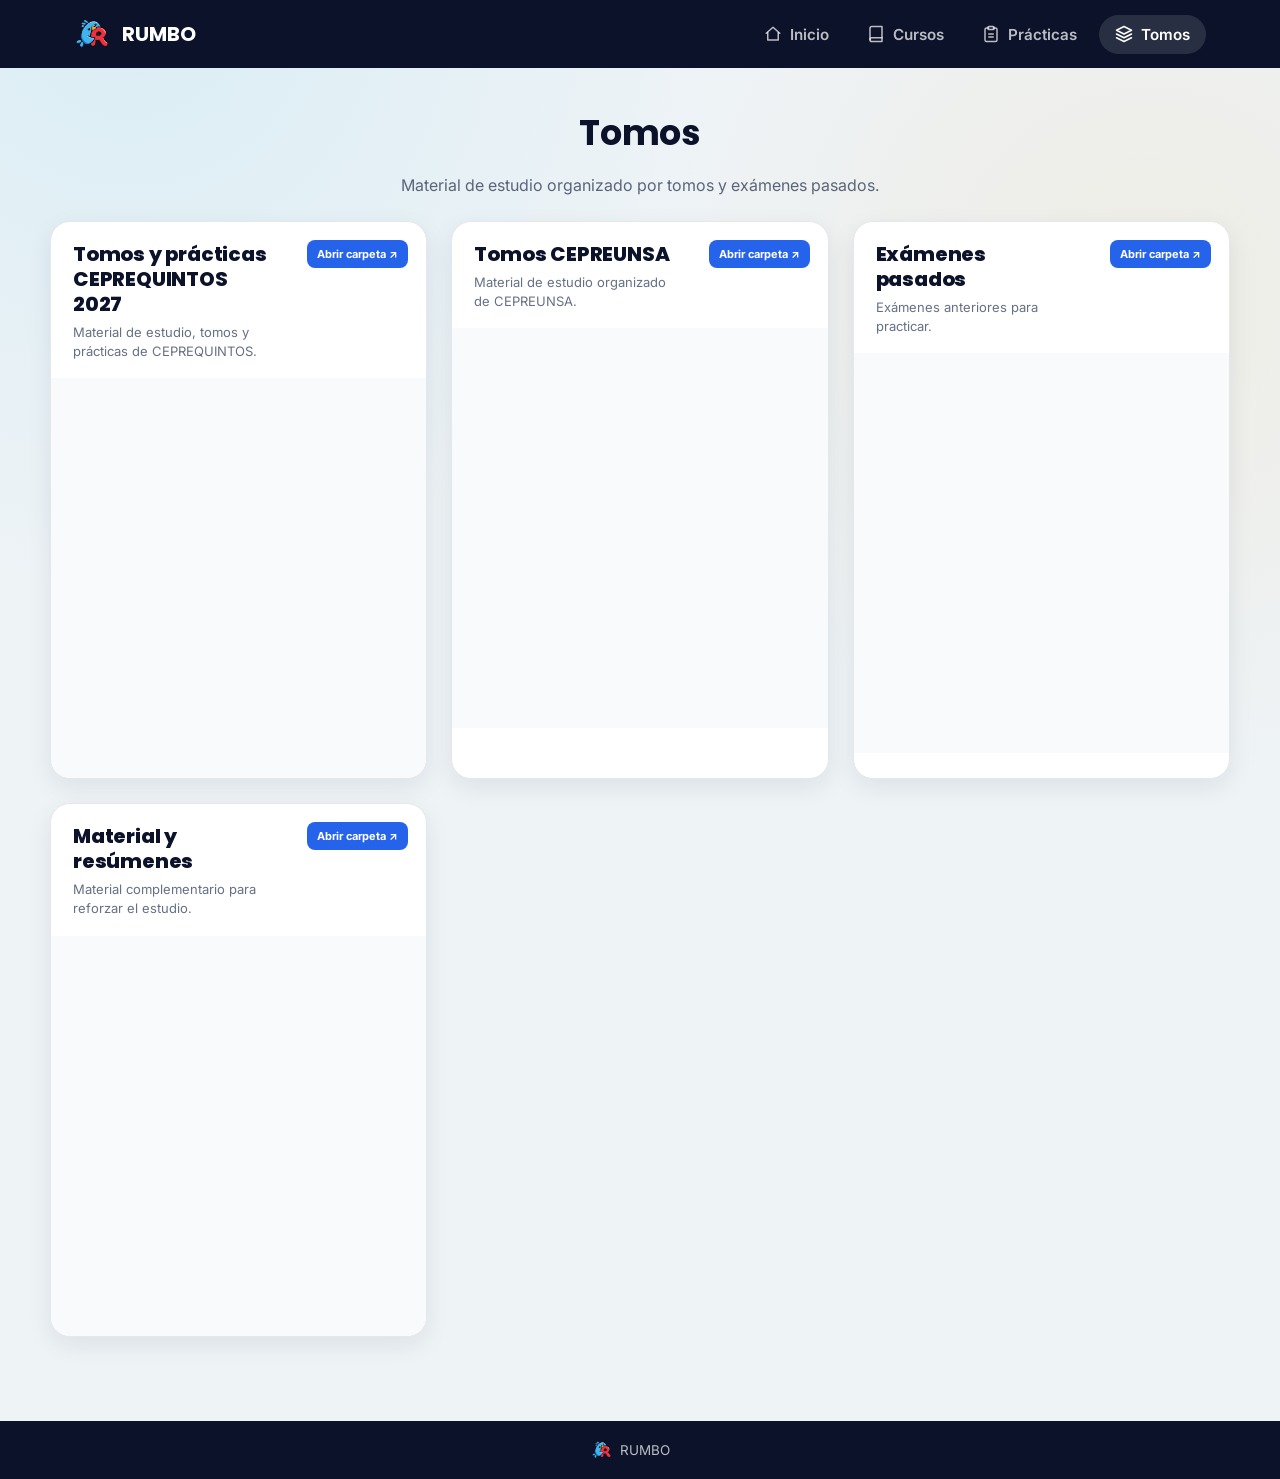
<file: tomos.html>
<!DOCTYPE html>
<html lang="es">

<head>

  <meta charset="UTF-8">

  <meta
    name="viewport"
    content="width=device-width, initial-scale=1.0">

  <!-- Fuentes -->
  <link rel="preconnect" href="https://fonts.googleapis.com">

  <link
    href="https://fonts.googleapis.com/css2?family=Poppins:wght@600;700;800&family=Inter:wght@400;500;600;700&display=swap"
    rel="stylesheet">

  <!-- CSS principal -->
  <link
    rel="stylesheet"
    href="assets/style.css">

  <title>Tomos · RUMBO</title>

</head>


<body>


  <!-- =====================================================
       HEADER
  ====================================================== -->

  <header class="site-header">

    <div class="container">


      <!-- LOGO -->

      <a
        href="index.html"
        class="brand">

        <span class="logo-box">

          <img
            class="logo-mark"
            src="assets/LOGOR.png"
            alt="RUMBO"
            onerror="
              this.style.display='none';
              this.nextElementSibling.style.display='inline-flex';
            "
          >

          <svg
            class="logo-fallback"
            viewBox="0 0 48 48"
            fill="none"
            xmlns="http://www.w3.org/2000/svg"
            role="img"
            aria-label="RUMBO">

            <circle
              cx="18"
              cy="24"
              r="14"
              fill="#4CC3F0"/>

            <circle
              cx="16"
              cy="19"
              r="2.2"
              fill="#0B1229"/>

            <path
              d="M8 24 L2 20 L8 28 Z"
              fill="#4CC3F0"/>

            <text
              x="21"
              y="34"
              font-family="Poppins, sans-serif"
              font-weight="800"
              font-size="30"
              fill="#E8433F">
              R
            </text>

          </svg>

        </span>

        RUMBO

      </a>


      <!-- NAVEGACIÓN -->

      <nav class="main-nav">


        <a href="index.html">

          <svg
            viewBox="0 0 24 24"
            fill="none"
            stroke="currentColor"
            stroke-width="2"
            stroke-linecap="round"
            stroke-linejoin="round">

            <path d="M3 11l9-8 9 8"/>
            <path d="M5 10v10h14V10"/>

          </svg>

          Inicio

        </a>


        <a href="cursos.html">

          <svg
            viewBox="0 0 24 24"
            fill="none"
            stroke="currentColor"
            stroke-width="2"
            stroke-linecap="round"
            stroke-linejoin="round">

            <path
              d="M4 19.5A2.5 2.5 0 0 1 6.5 17H20"/>

            <path
              d="M6.5 2H20v20H6.5A2.5 2.5 0 0 1 4 19.5v-15A2.5 2.5 0 0 1 6.5 2z"/>

          </svg>

          Cursos

        </a>


        <a href="practicas.html">

          <svg
            viewBox="0 0 24 24"
            fill="none"
            stroke="currentColor"
            stroke-width="2"
            stroke-linecap="round"
            stroke-linejoin="round">

            <rect
              x="8"
              y="2"
              width="8"
              height="4"
              rx="1"/>

            <path
              d="M9 4H6a2 2 0 0 0-2 2v14a2 2 0 0 0 2 2h12a2 2 0 0 0 2-2V6a2 2 0 0 0-2-2h-3"/>

            <path d="M9 12h6M9 16h6"/>

          </svg>

          Prácticas

        </a>


        <a
          href="tomos.html"
          class="active">

          <svg
            viewBox="0 0 24 24"
            fill="none"
            stroke="currentColor"
            stroke-width="2"
            stroke-linecap="round"
            stroke-linejoin="round">

            <path
              d="M12 2 2 7l10 5 10-5-10-5z"/>

            <path d="M2 17l10 5 10-5"/>

            <path d="M2 12l10 5 10-5"/>

          </svg>

          Tomos

        </a>


      </nav>


      <!-- MENÚ MÓVIL -->

      <button
        class="nav-toggle"
        aria-label="Abrir menú">

        <svg
          viewBox="0 0 24 24"
          fill="none"
          stroke="currentColor"
          stroke-width="2"
          stroke-linecap="round"
          stroke-linejoin="round">

          <path d="M3 6h18"/>
          <path d="M3 12h18"/>
          <path d="M3 18h18"/>

        </svg>

      </button>


    </div>

  </header>


  <!-- =====================================================
       CONTENIDO
  ====================================================== -->

  <main>


    <!-- CABECERA -->

    <section class="page-head container">

      <h1>
        Tomos
      </h1>

      <p>
        Material de estudio organizado por tomos y exámenes pasados.
      </p>

    </section>


    <!-- =================================================
         TOMOS
    ================================================== -->

    <section
      class="section container"
      style="padding-top:10px">

      <div
        id="tomos-grid"
        class="tomos-grid">

        <!--
          Las tarjetas se generan automáticamente
          desde assets/tomos.js
        -->

      </div>

    </section>


  </main>


  <!-- =====================================================
       FOOTER
  ====================================================== -->

  <footer class="site-footer">

    <div class="container">


      <span class="item">

        <span
          class="logo-box"
          style="width:22px;height:22px">

          <img
            class="logo-mark"
            style="
              width:22px;
              height:22px;
              border-radius:5px;
            "
            src="assets/LOGOR.png"
            alt="RUMBO"
            onerror="
              this.style.display='none';
              this.nextElementSibling.style.display='inline-flex';
            "
          >

          <svg
            class="logo-fallback"
            style="
              width:22px;
              height:22px;
            "
            viewBox="0 0 48 48"
            fill="none"
            xmlns="http://www.w3.org/2000/svg"
            role="img"
            aria-label="RUMBO">

            <circle
              cx="18"
              cy="24"
              r="14"
              fill="#4CC3F0"/>

            <circle
              cx="16"
              cy="19"
              r="2.2"
              fill="#0B1229"/>

            <path
              d="M8 24 L2 20 L8 28 Z"
              fill="#4CC3F0"/>

            <text
              x="21"
              y="34"
              font-family="Poppins, sans-serif"
              font-weight="800"
              font-size="30"
              fill="#E8433F">
              R
            </text>

          </svg>

        </span>

        RUMBO

      </span>


      <span
        class="item"
        id="footer-quote">
      </span>


      <!-- Ya no hay cerrar sesión porque RUMBO
           no utiliza contraseña -->

    </div>

  </footer>


  <!-- =====================================================
       NAVEGACIÓN INFERIOR
  ====================================================== -->

  <nav class="bottom-nav">


    <a href="index.html">

      <svg
        viewBox="0 0 24 24"
        fill="none"
        stroke="currentColor"
        stroke-width="2"
        stroke-linecap="round"
        stroke-linejoin="round">

        <path d="M3 11l9-8 9 8"/>
        <path d="M5 10v10h14V10"/>

      </svg>

      Inicio

    </a>


    <a href="cursos.html">

      <svg
        viewBox="0 0 24 24"
        fill="none"
        stroke="currentColor"
        stroke-width="2"
        stroke-linecap="round"
        stroke-linejoin="round">

        <path
          d="M4 19.5A2.5 2.5 0 0 1 6.5 17H20"/>

        <path
          d="M6.5 2H20v20H6.5A2.5 2.5 0 0 1 4 19.5v-15A2.5 2.5 0 0 1 6.5 2z"/>

      </svg>

      Cursos

    </a>


    <a href="practicas.html">

      <svg
        viewBox="0 0 24 24"
        fill="none"
        stroke="currentColor"
        stroke-width="2"
        stroke-linecap="round"
        stroke-linejoin="round">

        <rect
          x="8"
          y="2"
          width="8"
          height="4"
          rx="1"/>

        <path
          d="M9 4H6a2 2 0 0 0-2 2v14a2 2 0 0 0 2 2h12a2 2 0 0 0 2-2V6a2 2 0 0 0-2-2h-3"/>

        <path d="M9 12h6M9 16h6"/>

      </svg>

      Prácticas

    </a>


    <a
      href="tomos.html"
      class="active">

      <svg
        viewBox="0 0 24 24"
        fill="none"
        stroke="currentColor"
        stroke-width="2"
        stroke-linecap="round"
        stroke-linejoin="round">

        <path
          d="M12 2 2 7l10 5 10-5-10-5z"/>

        <path d="M2 17l10 5 10-5"/>

        <path d="M2 12l10 5 10-5"/>

      </svg>

      Tomos

    </a>


  </nav>


  <!-- =====================================================
       JAVASCRIPT
  ====================================================== -->

  <script src="assets/frases.js"></script>

  <script src="assets/data.js"></script>

  <script src="assets/app.js"></script>

  <!-- Generador de tomos -->
  <script src="assets/tomos.js"></script>


</body>

</html>
</file>
<file: assets/style.css>
/* ===========================================================
   RUMBO — hoja de estilos principal
   Paleta: navy #0B1229, bg #F4F6FB, azul #2563EB, verde #0E9F6E,
           morado #6D3FD1, rojo logo #E8433F, cian logo #4CC3F0
   Tipografía: Poppins (display) + Inter (texto)
   =========================================================== */

:root{
  --navy: #0B1229;
  --navy-2: #131a3a;
  --bg: #F4F6FB;
  --card-bg: #ffffff;
  --ink: #10152B;
  --muted: #5B6478;
  --line: #E4E8F2;

  --blue: #2354E0;
  --blue-2: #1B3FB8;
  --green: #0E9F6E;
  --green-2: #0A7F58;
  --purple: #6D3FD1;
  --purple-2: #522BA8;

  --logo-red: #E8433F;
  --logo-blue: #4CC3F0;

  --radius-lg: 20px;
  --radius-md: 14px;
  --radius-sm: 10px;
  --shadow: 0 10px 30px rgba(16, 21, 43, 0.08);
  --shadow-sm: 0 4px 14px rgba(16, 21, 43, 0.06);
}

*{ box-sizing: border-box; }
html{ scroll-behavior: smooth; }

body{
  margin:0;
  background: var(--bg);
  color: var(--ink);
  font-family: 'Inter', system-ui, -apple-system, sans-serif;
  -webkit-font-smoothing: antialiased;
}

h1,h2,h3,h4{
  font-family: 'Poppins', 'Inter', sans-serif;
  margin: 0 0 .4em;
  letter-spacing: -0.01em;
}

a{ color: inherit; text-decoration: none; }
img{ max-width: 100%; display:block; }
button{ font-family: inherit; cursor: pointer; }

.container{
  width: 100%;
  max-width: 1180px;
  margin: 0 auto;
  padding: 0 24px;
}

/* Respect reduced motion */
@media (prefers-reduced-motion: reduce){
  *{ animation-duration: .001ms !important; transition-duration: .001ms !important; }
  html{ scroll-behavior: auto; }
}

/* ---------- Header ---------- */
.site-header{
  background: var(--navy);
  color: #fff;
  position: sticky;
  top: 0;
  z-index: 40;
}
.site-header .container{
  display:flex;
  align-items:center;
  justify-content: space-between;
  height: 68px;
}
.brand{
  display:flex;
  align-items:center;
  gap: 10px;
  font-family:'Poppins',sans-serif;
  font-weight: 700;
  font-size: 1.25rem;
  color:#fff;
}
/* ---------- Logo: ruta general assets/LOGOR.png ----------
   Todas las páginas cargan el logo desde esa misma ruta.
   Si el archivo aún no existe, se muestra un logo de respaldo (SVG)
   automáticamente — no hay que tocar nada al agregar el archivo real. */
.logo-box{
  display:inline-flex;
  align-items:center;
  width: 38px;
  height: 38px;
  flex: none;
}
.logo-mark{
  width: 38px;
  height: 38px;
  object-fit: contain;
  border-radius: 8px;
  flex: none;
}
.logo-fallback{
  display: none;
  width: 38px;
  height: 38px;
  flex: none;
}
.hero-logo-img{
  width: 100%;
  max-width: 260px;
  height: auto;
  object-fit: contain;
  margin: 0 auto;
}
.hero-logo-fallback{
  display:none;
  width: 100%;
  max-width: 300px;
  height:auto;
  margin: 0 auto;
}

.main-nav{
  display:flex;
  align-items:center;
  gap: 6px;
}
.main-nav a{
  display:flex;
  align-items:center;
  gap: 8px;
  padding: 10px 16px;
  border-radius: 999px;
  font-weight: 600;
  font-size: .95rem;
  color: rgba(255,255,255,.72);
  transition: background .15s ease, color .15s ease;
}
.main-nav a:hover{ color:#fff; background: rgba(255,255,255,.08); }
.main-nav a.active{ color:#fff; background: rgba(255,255,255,.12); }
.main-nav svg{ width:18px; height:18px; }

.nav-toggle{
  display:none;
  background:none;
  border:none;
  color:#fff;
  padding: 8px;
}
.nav-toggle svg{ width: 26px; height: 26px; }

@media (max-width: 780px){
  .main-nav{
    position: fixed;
    inset: 68px 0 0 0;
    background: var(--navy-2);
    flex-direction: column;
    align-items: stretch;
    padding: 14px;
    gap: 4px;
    transform: translateY(-8px);
    opacity: 0;
    pointer-events: none;
    transition: transform .18s ease, opacity .18s ease;
  }
  .main-nav.open{ transform: translateY(0); opacity:1; pointer-events:auto; }
  .main-nav a{ padding: 14px 16px; font-size: 1.02rem; }
  .nav-toggle{ display:block; }
}

/* ---------- Hero / bienvenida ---------- */
.hero{
  padding: 36px 0 20px;
}
.hero-card{
  background: linear-gradient(180deg, #EAF0FF 0%, #F7F9FE 60%);
  border: 1px solid var(--line);
  border-radius: var(--radius-lg);
  padding: 40px;
  display: grid;
  grid-template-columns: minmax(220px, 360px) 1fr;
  gap: 40px;
  align-items: center;
  box-shadow: var(--shadow);
}
.hero-mascot{
  display:flex;
  align-items:center;
  justify-content:center;
}
.hero-mascot svg{ width: 100%; max-width: 300px; height:auto; }

.hero-copy .eyebrow{
  color: var(--blue);
  font-weight: 700;
}
.hero-copy h1{
  font-size: clamp(1.6rem, 3vw, 2.3rem);
  color: var(--navy);
}
.hero-copy p.lead{
  color: var(--muted);
  font-size: 1.05rem;
  margin-bottom: 18px;
}
.notice-list{
  list-style:none;
  margin: 0 0 20px;
  padding: 0;
  display:grid;
  gap: 10px;
}
.notice-list li{
  display:flex;
  gap: 10px;
  align-items:flex-start;
  color: var(--ink);
  font-size: .96rem;
  line-height:1.45;
}
.notice-list li svg{
  flex:none;
  width: 18px; height:18px;
  margin-top: 2px;
  color: var(--blue);
}
.notice-list li strong{ color: var(--blue); font-weight:700; }

.privacy-pill{
  display:inline-flex;
  align-items:center;
  gap: 12px;
  background:#fff;
  border:1px solid var(--line);
  border-radius: var(--radius-md);
  padding: 12px 18px;
  box-shadow: var(--shadow-sm);
}
.privacy-pill .ico{
  width:38px;height:38px;
  border-radius: 999px;
  background: #EEF2FF;
  color: var(--blue);
  display:flex;align-items:center;justify-content:center;
  flex:none;
}
.privacy-pill .txt small{ display:block; color:var(--muted); font-size:.78rem; }
.privacy-pill .txt strong{ font-size: .95rem; }

@media (max-width: 860px){
  .hero-card{ grid-template-columns: 1fr; padding: 26px; }
  .hero-mascot svg{ max-width: 220px; }
}

.hero-card-simple{
  grid-template-columns: 1fr;
  text-align:center;
  padding: 46px 40px;
}
.hero-card-simple .hero-copy p.lead{
  max-width: 680px;
  margin-left:auto;
  margin-right:auto;
  margin-bottom: 0;
  font-family: 'Poppins', sans-serif;
  font-weight: 700;
  font-size: clamp(1.5rem, 4vw, 2.3rem);
  color: var(--navy);
  line-height: 1.5;
}

/* ---------- Sección genérica ---------- */
.section{ padding: 34px 0; }
.section-title{
  display:flex;
  align-items:center;
  gap:10px;
  font-size: 1.3rem;
  color: var(--navy);
  margin-bottom: 18px;
}
.section-title svg{ width:22px;height:22px; color:var(--blue); }

/* ---------- Tarjetas de acción (Cursos/Prácticas/Tomos) ---------- */
.action-grid{
  display:grid;
  grid-template-columns: repeat(3, 1fr);
  gap: 20px;
}
.action-card{
  border-radius: var(--radius-lg);
  padding: 24px;
  color:#fff;
  display:flex;
  gap: 16px;
  align-items:flex-start;
  min-height: 128px;
  box-shadow: var(--shadow);
  transition: transform .15s ease, box-shadow .15s ease;
  position: relative;
  overflow:hidden;
}
.action-card:hover{ transform: translateY(-3px); box-shadow: 0 16px 34px rgba(16,21,43,.16); }
.action-card.blue{ background: linear-gradient(135deg, var(--blue), var(--blue-2)); }
.action-card.green{ background: linear-gradient(135deg, var(--green), var(--green-2)); }
.action-card.purple{ background: linear-gradient(135deg, var(--purple), var(--purple-2)); }
.action-card .ic{
  width:46px;height:46px;
  border-radius: 12px;
  background: rgba(255,255,255,.18);
  display:flex;align-items:center;justify-content:center;
  flex:none;
}
.action-card .ic svg{ width:24px;height:24px; }
.action-card h3{ font-size: 1.12rem; margin-bottom: 4px; }
.action-card p{ margin:0; font-size:.9rem; opacity:.92; line-height:1.4; }
.action-card .go{
  position:absolute;
  right: 20px; bottom: 20px;
  width: 34px; height:34px;
  border-radius: 999px;
  background: rgba(255,255,255,.2);
  display:flex; align-items:center; justify-content:center;
}
.action-card .go svg{ width:16px;height:16px; }

@media (max-width: 860px){
  .action-grid{ grid-template-columns: 1fr; }
}

/* ---------- Grid de materias ---------- */
.subject-grid{
  display:grid;
  grid-template-columns: repeat(6, 1fr);
  gap: 14px;
}
.subject-card{
  background: var(--card-bg);
  border: 1px solid var(--line);
  border-radius: var(--radius-md);
  padding: 20px 12px;
  text-align:center;
  box-shadow: var(--shadow-sm);
  transition: transform .15s ease, border-color .15s ease;
}
.subject-card:hover{ transform: translateY(-2px); border-color: var(--blue); }
.subject-card .emoji{ font-size: 1.8rem; margin-bottom: 8px; }
.subject-card .name{ font-weight:600; font-size: .92rem; color:var(--ink); }
.subject-card .count{ display:block; margin-top:2px; font-size:.76rem; color:var(--muted); }

@media (max-width: 980px){ .subject-grid{ grid-template-columns: repeat(4,1fr); } }
@media (max-width: 620px){ .subject-grid{ grid-template-columns: repeat(3,1fr); } }
@media (max-width: 420px){ .subject-grid{ grid-template-columns: repeat(2,1fr); } }

/* ---------- Página cursos: barra de búsqueda ---------- */
.page-head{
  padding: 30px 0 6px;
}
.page-head h1{ color: var(--navy); font-size: 1.6rem; }
.page-head p{ color: var(--muted); margin:0; }

.search-bar{
  display:flex;
  align-items:center;
  gap:10px;
  background:#fff;
  border:1px solid var(--line);
  border-radius: 999px;
  padding: 10px 16px;
  margin: 18px 0 26px;
  box-shadow: var(--shadow-sm);
  max-width: 480px;
}
.search-bar svg{ width:18px;height:18px; color:var(--muted); flex:none; }
.search-bar input{
  border:none; outline:none; width:100%;
  font-size: .95rem; font-family:inherit; background:transparent;
  color: var(--ink);
}

/* ---------- Migas de pan ---------- */
.breadcrumb{
  display:flex; gap:8px; align-items:center;
  color: var(--muted); font-size:.86rem;
  padding-top: 20px;
}
.breadcrumb a{ color: var(--blue); font-weight:600; }
.breadcrumb svg{ width:14px;height:14px; }

/* ---------- Curso detalle ---------- */
.course-head{
  display:flex; align-items:center; gap:16px;
  padding: 18px 0 22px;
}
.course-head .emoji-badge{
  width:58px;height:58px; border-radius:16px;
  background:#EEF2FF; display:flex;align-items:center;justify-content:center;
  font-size:1.9rem; flex:none;
}
.course-head h1{ font-size:1.5rem; color:var(--navy); }
.course-head p{ margin:0; color:var(--muted); font-size:.92rem; }

.course-layout{
  display:grid;
  grid-template-columns: 1fr 340px;
  gap: 24px;
  align-items:flex-start;
}
.player-wrap{
  background:#000;
  border-radius: var(--radius-lg);
  overflow:hidden;
  aspect-ratio: 16/9;
  box-shadow: var(--shadow);
}
.player-wrap iframe{ width:100%; height:100%; border:0; }

.player-title{
  margin-top:14px;
  font-size:1.05rem;
  color:var(--navy);
}
.player-desc{ color:var(--muted); font-size:.9rem; }

.lesson-list{
  background:#fff;
  border:1px solid var(--line);
  border-radius: var(--radius-lg);
  max-height: 640px;
  overflow-y:auto;
  box-shadow: var(--shadow-sm);
}
.lesson-list h4{
  padding: 16px 18px 10px;
  font-size:.85rem;
  text-transform: uppercase;
  letter-spacing:.04em;
  color:var(--muted);
  position: sticky; top:0; background:#fff;
  border-bottom:1px solid var(--line);
  margin:0;
}
.lesson-item{
  display:flex; align-items:center; gap:12px;
  padding: 12px 18px;
  border-bottom:1px solid var(--line);
  font-size:.92rem;
}
.lesson-item:last-child{ border-bottom:none; }
.lesson-item .n{
  width:28px;height:28px; border-radius:8px;
  background: var(--bg); color:var(--muted);
  display:flex;align-items:center;justify-content:center;
  font-size:.8rem; font-weight:700; flex:none;
}
.lesson-item.active{ background: #EEF2FF; }
.lesson-item.active .n{ background: var(--blue); color:#fff; }
.lesson-item button{
  background:none;border:none;text-align:left;
  color:var(--ink); font-weight:500; width:100%;
  padding:0;
}
.lesson-item button:hover{ color: var(--blue); }

@media (max-width: 900px){
  .course-layout{ grid-template-columns: 1fr; }
  .lesson-list{ max-height: 420px; }
}

/* ---------- Frase destacada (curso) ---------- */
.course-quote{
  display:flex;
  align-items:center;
  gap:10px;
  background:#EEF2FF;
  border:1px solid #D6E0FF;
  color: var(--blue-2);
  border-radius: var(--radius-md);
  padding: 13px 16px;
  margin-top: 18px;
  font-size:.92rem;
  font-weight:600;
  line-height:1.4;
}
.course-quote svg{ width:18px;height:18px; flex:none; color:var(--blue); }

/* ---------- Aviso de video privado ---------- */
.private-notice{
  display:flex;
  gap: 12px;
  align-items:flex-start;
  background: #FFF7ED;
  border: 1px solid #FDE4C8;
  color: #7A4A0E;
  border-radius: var(--radius-md);
  padding: 14px 16px;
  margin-bottom: 6px;
  font-size: .9rem;
  line-height: 1.45;
}
.private-notice svg{ width:20px;height:20px; flex:none; margin-top:1px; color:#B5690F; }
.private-notice p{ margin:0; }
.private-notice strong{ color:#5A3608; }

/* ---------- Grid de clases (enlaces directos a YouTube) ---------- */
.lesson-grid{
  display:grid;
  grid-template-columns: repeat(3, 1fr);
  gap: 12px;
}
.lesson-card{
  display:flex;
  align-items:center;
  gap: 12px;
  background:#fff;
  border:1px solid var(--line);
  border-radius: var(--radius-md);
  padding: 14px 16px;
  box-shadow: var(--shadow-sm);
  transition: transform .12s ease, border-color .12s ease;
}
.lesson-card:hover{ transform: translateY(-2px); border-color: var(--blue); }
.lesson-card .n{
  width:30px;height:30px; border-radius:8px;
  background: var(--bg); color:var(--muted);
  display:flex;align-items:center;justify-content:center;
  font-size:.82rem; font-weight:700; flex:none;
}
.lesson-card-title{ flex:1; font-weight:600; font-size:.94rem; color:var(--ink); }
.lesson-card-go{ font-size:.8rem; font-weight:700; color: var(--blue); white-space:nowrap; }

@media (max-width: 900px){ .lesson-grid{ grid-template-columns: repeat(2,1fr); } }
@media (max-width: 560px){ .lesson-grid{ grid-template-columns: 1fr; } }

/* ---------- Panel de administración ---------- */
.admin-warning{
  display:flex; gap:12px; align-items:flex-start;
  background:#EEF2FF; border:1px solid #D6E0FF;
  color: var(--blue-2);
  border-radius: var(--radius-md);
  padding: 14px 16px;
  margin-bottom: 22px;
  font-size:.88rem; line-height:1.45;
}
.admin-warning svg{ width:20px;height:20px; flex:none; color: var(--blue); }
.admin-warning p{ margin:0; }

.admin-card{
  background:#fff;
  border:1px solid var(--line);
  border-radius: var(--radius-lg);
  padding: 26px;
  box-shadow: var(--shadow-sm);
  max-width: 720px;
}
.admin-card h2{ font-size:1.15rem; color:var(--navy); }
.admin-card .muted{ color:var(--muted); font-size:.88rem; margin-top:-6px; }

.admin-panel-head{
  display:flex; align-items:center; justify-content:space-between;
  margin-bottom: 6px;
}

.admin-form{
  display:flex; flex-direction:column; gap:14px;
  margin: 18px 0;
  max-width: 360px;
}
.admin-form-inline{
  flex-direction:row; align-items:flex-end; flex-wrap:wrap; max-width:none;
}
.admin-form label{
  display:flex; flex-direction:column; gap:6px;
  font-size:.85rem; font-weight:600; color:var(--ink);
}
.admin-form input{
  border:1px solid var(--line); border-radius: 10px;
  padding: 10px 12px; font-size:.95rem; font-family:inherit;
  min-width: 180px;
}
.admin-form input:focus{ outline:2px solid var(--blue); outline-offset:1px; }

.btn-primary{
  background: var(--blue); color:#fff; border:none;
  border-radius: 10px; padding: 11px 18px;
  font-weight:700; font-size:.92rem;
}
.btn-primary:hover{ background: var(--blue-2); }
.btn-ghost{
  background:none; border:1px solid var(--line);
  border-radius: 10px; padding: 9px 14px;
  font-weight:600; font-size:.85rem; color:var(--muted);
}
.btn-ghost:hover{ border-color: var(--blue); color: var(--blue); }
.btn-danger{
  background:none; border:1px solid #F4C6C6;
  color:#C0392B; border-radius:8px; padding:6px 10px;
  font-size:.8rem; font-weight:700;
}
.btn-danger:hover{ background:#FDECEC; }
.btn-small{
  background:none; border:1px solid var(--line);
  color:var(--muted); border-radius:8px; padding:6px 10px;
  font-size:.8rem; font-weight:700; margin-right:6px;
}
.btn-small:hover{ border-color:var(--blue); color:var(--blue); }

.form-error{
  color:#C0392B; font-size:.85rem; min-height: 1.2em; margin:0;
}

.admin-table{
  width:100%; border-collapse: collapse; margin-top: 8px;
}
.admin-table th{
  text-align:left; font-size:.76rem; text-transform:uppercase;
  letter-spacing:.04em; color:var(--muted);
  border-bottom:1px solid var(--line); padding: 8px 10px;
}
.admin-table td{
  padding: 10px; border-bottom:1px solid var(--line);
  font-size:.92rem; vertical-align:middle;
}
.admin-table td.actions{ text-align:right; white-space:nowrap; }
.pass-cell{ display:flex; align-items:center; gap:8px; font-family: monospace; }

/* ---------- Coming soon ---------- */
.coming-soon{
  background: #fff;
  border:1px dashed var(--line);
  border-radius: var(--radius-lg);
  padding: 46px 30px;
  text-align:center;
  color: var(--muted);
}
.coming-soon .ic{
  width:56px;height:56px; margin:0 auto 14px;
  border-radius:16px; background:#EEF2FF; color:var(--blue);
  display:flex;align-items:center;justify-content:center;
}
.coming-soon h2{ color:var(--navy); }

/* ---------- Pantalla de acceso ---------- */
#access-gate{ display:none; }
html.rumbo-locked #access-gate{ display:flex; }
html.rumbo-locked body > .site-header,
html.rumbo-locked body > main,
html.rumbo-locked body > .site-footer,
html.rumbo-locked body > .bottom-nav{ display:none !important; }

.gate-overlay{
  position: fixed;
  inset: 0;
  z-index: 100;
  background:
    radial-gradient(900px 500px at 15% -10%, rgba(76,195,240,.20), transparent 60%),
    radial-gradient(900px 600px at 110% 110%, rgba(109,63,209,.22), transparent 60%),
    var(--navy);
  display:flex;
  align-items:center;
  justify-content:center;
  padding: 24px;
  overflow-y: auto;
}
.gate-card{
  width:100%;
  max-width: 380px;
  margin: auto;
  background:#fff;
  border-radius: var(--radius-lg);
  box-shadow: 0 24px 60px rgba(0,0,0,.35);
  padding: 34px 30px;
  text-align:center;
}
.gate-brand{
  display:flex;
  flex-direction:column;
  align-items:center;
  justify-content:center;
  gap:10px;
  margin-bottom: 18px;
}
.gate-brand .logo-box{
  width: 72px;
  height: 72px;
}
.gate-brand .logo-mark,
.gate-brand .logo-fallback{
  width: 72px;
  height: 72px;
  border-radius: 16px;
}
.gate-brand-name{
  font-family:'Poppins', sans-serif;
  font-weight:800;
  font-size:1.3rem;
  color: var(--navy);
  letter-spacing:.02em;
}
.gate-card h1{
  font-size: 1.3rem;
  color: var(--navy);
  margin-bottom: 6px;
}
.gate-quote{
  color: var(--muted);
  font-size: .9rem;
  line-height:1.45;
  margin: 0 0 22px;
  min-height: 2.6em;
}
.gate-form{
  display:flex;
  flex-direction:column;
  gap:14px;
  text-align:left;
}
.gate-form label{
  display:flex; flex-direction:column; gap:6px;
  font-size:.85rem; font-weight:600; color:var(--ink);
}
.gate-form input{
  border:1px solid var(--line); border-radius: 10px;
  padding: 11px 12px; font-size:16px; font-family:inherit;
}
.gate-form input:focus{ outline:2px solid var(--blue); outline-offset:1px; }
.gate-form .btn-primary{ margin-top:4px; padding:12px 18px; }

@media (max-width: 420px){
  .gate-card{ padding: 28px 20px; border-radius: var(--radius-md); }
  .gate-brand .logo-box,
  .gate-brand .logo-mark,
  .gate-brand .logo-fallback{ width:58px; height:58px; }
}

/* ---------- Footer ---------- */
.site-footer{
  background: var(--navy);
  color: rgba(255,255,255,.72);
  margin-top: 50px;
  padding: 18px 0;
  font-size: .84rem;
}
.site-footer .container{
  display:flex; flex-wrap:wrap; gap: 10px 26px;
  align-items:center; justify-content:center;
  text-align:center;
}
.site-footer .item{ display:flex; align-items:center; gap:6px; }
.site-footer svg{ width:14px;height:14px; }

/* ---------- Bottom nav (móvil) ---------- */
.bottom-nav{
  display:none;
}
@media (max-width: 780px){
  .bottom-nav{
    display:flex;
    position: sticky;
    bottom:0; left:0; right:0;
    background:#fff;
    border-top:1px solid var(--line);
    box-shadow: 0 -6px 18px rgba(16,21,43,.06);
    z-index: 30;
  }
  .bottom-nav a{
    flex:1; display:flex; flex-direction:column; align-items:center; gap:4px;
    padding: 10px 0 8px;
    font-size:.72rem; color:var(--muted); font-weight:600;
  }
  .bottom-nav a svg{ width:20px;height:20px; }
  .bottom-nav a.active{ color: var(--blue); }
  body{ padding-bottom: 0; }
}
/* =========================
   PROCESOS BRICEÑO
========================= */

.briceno-procesos {
  display: flex;
  flex-direction: column;
  gap: 24px;
}

.briceno-proceso {
  background: #fff;
  border: 1px solid #edf0f5;
  border-radius: 18px;
  overflow: hidden;
  box-shadow: 0 6px 20px rgba(11,18,41,.07);
}

.briceno-proceso-header {
  padding: 20px;
  background: linear-gradient(
    135deg,
    #f8fcfe 0%,
    #ffffff 100%
  );
  border-bottom: 1px solid #edf0f5;
}

.briceno-proceso-header h2 {
  margin: 0 0 5px;
  color: #0B1229;
  font-family: Poppins, sans-serif;
  font-size: 21px;
  font-weight: 800;
}

.briceno-proceso-header p {
  margin: 0;
  color: #667085;
  font-family: Inter, sans-serif;
  font-size: 14px;
}

.briceno-proceso-badge {
  display: inline-flex;
  align-items: center;
  padding: 5px 10px;
  margin-bottom: 9px;
  border-radius: 20px;
  background: #4CC3F0;
  color: #0B1229;
  font-family: Inter, sans-serif;
  font-size: 11px;
  font-weight: 700;
  text-transform: uppercase;
}

.briceno-proceso-areas {
  padding: 18px;
  display: flex;
  flex-direction: column;
  gap: 14px;
}
.briceno-subtitle-aviso {
  color: #159bc9;
  margin: 6px 0 0;
  font-size: 11px;
  font-weight: 600;
  line-height: 1.4;
}
/* =========================================
   RUMBO
   RESPONSIVE — PC + TABLET + ANDROID
========================================= */


/* =========================================
   SECCIÓN INFORMACIÓN
========================================= */

.rumbo-info {
  width: 100%;
  box-sizing: border-box;
  padding: 55px 20px 80px;
}


/* =========================================
   ENCABEZADO
========================================= */

.rumbo-info-header {
  width: 100%;
  max-width: 760px;
  margin: 0 auto 38px;
  text-align: center;
}

.section-kicker {
  display: inline-block;
  margin-bottom: 10px;

  font-size: 12px;
  font-weight: 800;
  letter-spacing: 2px;
  text-transform: uppercase;

  color: var(--blue);
}

.rumbo-info-header h2 {
  margin: 0 0 14px;

  font-size: clamp(30px, 4vw, 44px);
  line-height: 1.08;

  color: var(--dark);
}

.rumbo-info-header h2 span {
  color: var(--blue);
}

.rumbo-info-header p {
  max-width: 650px;
  margin: 0 auto;

  color: #667085;

  font-size: 15px;
  line-height: 1.7;
}


/* =========================================
   GRID
========================================= */

.rumbo-info-grid {
  width: 100%;

  display: grid;
  grid-template-columns: repeat(2, minmax(0, 1fr));

  gap: 22px;
}


/* =========================================
   TARJETAS
========================================= */

.info-card {
  position: relative;

  display: flex;
  flex-direction: column;

  min-width: 0;

  padding: 30px;

  background: rgba(255,255,255,.94);

  border: 1px solid rgba(11,18,41,.07);
  border-radius: 24px;

  box-shadow:
    0 12px 35px rgba(11,18,41,.07);

  transition:
    transform .25s ease,
    box-shadow .25s ease;
}

.info-card:hover {
  transform: translateY(-4px);

  box-shadow:
    0 18px 45px rgba(11,18,41,.11);
}


/* =========================================
   ICONOS
========================================= */

.info-icon {
  width: 52px;
  height: 52px;

  display: flex;
  align-items: center;
  justify-content: center;

  border-radius: 15px;

  margin-bottom: 20px;
}

.info-icon svg {
  width: 25px;
  height: 25px;
}

.blue-icon {
  color: var(--blue);
  background: rgba(76,195,240,.13);
}

.orange-icon {
  color: #F5A524;
  background: rgba(245,165,36,.13);
}

.red-icon {
  color: #E8433F;
  background: rgba(232,67,63,.12);
}


/* =========================================
   TEXTOS
========================================= */

.info-label {
  margin-bottom: 8px;

  font-size: 11px;
  font-weight: 800;
  letter-spacing: 1.5px;

  color: #98A2B3;
}

.info-card h3 {
  margin: 0 0 14px;

  font-size: 25px;
  line-height: 1.2;

  color: var(--dark);
}

.info-card p {
  margin: 0 0 12px;

  color: #667085;

  font-size: 14px;
  line-height: 1.7;
}


/* =========================================
   MINI INFORMACIÓN
========================================= */

.info-mini {
  display: flex;
  align-items: center;
  gap: 10px;

  margin-top: auto;
  padding-top: 20px;

  color: #475467;

  font-size: 13px;
  font-weight: 600;
}


/* =========================================
   BOTONES
========================================= */

.contact-actions {
  display: flex;
  gap: 10px;

  margin-top: auto;
  padding-top: 22px;
}

.info-button {
  flex: 1;

  display: flex;
  align-items: center;
  justify-content: center;

  min-height: 46px;

  padding: 11px 15px;

  box-sizing: border-box;

  border-radius: 13px;

  text-align: center;
  text-decoration: none;

  font-size: 13px;
  font-weight: 700;

  transition:
    transform .2s ease,
    background .2s ease;
}

.info-button:hover {
  transform: translateY(-2px);
}

.secondary-button {
  color: var(--dark);
  background: #F2F4F7;
}

.secondary-button:hover {
  background: #E4E7EC;
}

.whatsapp-button {
  color: white;
  background: #25D366;
}

.whatsapp-button:hover {
  background: #1FBA59;
}


/* =========================================
   APOYO
========================================= */

.support-wide {
  grid-column: 1 / -1;

  border-color: rgba(232,67,63,.14);
}

.support-content {
  display: grid;

  grid-template-columns: minmax(0, 1fr) 380px;

  align-items: center;

  gap: 55px;
}

.support-description {
  min-width: 0;
}


/* =========================================
   QR
========================================= */

.qr-support-large {
  display: flex;
  flex-direction: column;
  align-items: center;
  justify-content: center;

  gap: 14px;

  padding: 22px;

  background: #F8FAFC;

  border: 1px solid #EAECF0;

  border-radius: 22px;
}

.qr-image-large {
  width: 230px;
  height: 230px;

  padding: 8px;

  box-sizing: border-box;

  background: white;

  border: 1px solid #EAECF0;
  border-radius: 16px;

  box-shadow:
    0 8px 25px rgba(11,18,41,.08);
}

.qr-image-large img {
  display: block;

  width: 100%;
  height: 100%;

  object-fit: contain;
}

.qr-text-large {
  display: flex;
  flex-direction: column;

  align-items: center;

  text-align: center;

  gap: 4px;
}

.qr-text-large strong {
  color: var(--dark);
  font-size: 17px;
}

.qr-text-large span {
  color: #475467;
  font-size: 13px;
}

.qr-text-large small {
  color: #98A2B3;
  font-size: 11px;
}


/* =========================================
   TABLET
========================================= */

@media (max-width: 850px) {

  .rumbo-info-grid {
    grid-template-columns: 1fr;
  }

  .support-wide {
    grid-column: auto;
  }

  .support-content {
    grid-template-columns: 1fr 300px;
    gap: 30px;
  }

  .qr-image-large {
    width: 200px;
    height: 200px;
  }

}


/* =========================================
   ANDROID / TELÉFONO
========================================= */

@media (max-width: 600px) {

  .rumbo-info {
    padding: 45px 16px 60px;
  }


  /* ENCABEZADO */

  .rumbo-info-header {
    margin-bottom: 25px;
  }

  .rumbo-info-header h2 {
    font-size: 30px;
  }

  .rumbo-info-header p {
    font-size: 14px;
  }


  /* TARJETAS */

  .rumbo-info-grid {
    grid-template-columns: 1fr;
    gap: 16px;
  }

  .info-card {
    padding: 23px;

    border-radius: 20px;
  }

  .info-card h3 {
    font-size: 22px;
  }

  .info-card p {
    font-size: 14px;
  }


  /* BOTONES */

  .contact-actions {
    flex-direction: column;

    gap: 10px;

    margin-top: 18px;
  }

  .info-button {
    width: 100%;

    min-height: 50px;

    font-size: 14px;
  }


  /* APOYO */

  .support-content {
    display: flex;
    flex-direction: column;

    gap: 25px;
  }


  /* QR */

  .qr-support-large {
    width: 100%;

    padding: 20px 15px;

    box-sizing: border-box;
  }

  .qr-image-large {
    width: min(240px, 72vw);
    height: min(240px, 72vw);
  }

}


/* =========================================
   TELÉFONOS MUY PEQUEÑOS
========================================= */

@media (max-width: 360px) {

  .rumbo-info {
    padding-left: 13px;
    padding-right: 13px;
  }

  .info-card {
    padding: 20px;
  }

  .rumbo-info-header h2 {
    font-size: 27px;
  }

  .qr-image-large {
    width: 210px;
    height: 210px;
  }


}
.support-highlight {
  margin-top: 18px !important;
  padding: 14px 16px;

  color: var(--dark) !important;

  font-size: 15px !important;
  font-weight: 700 !important;
  line-height: 1.6 !important;

  background: rgba(232, 67, 63, 0.07);

  border-left: 4px solid #E8433F;
  border-radius: 0 10px 10px 0;
}

.support-highlight strong {
  font-weight: 900;
}
/* /* =====================================================
   TOMOS
===================================================== */

.tomos-grid {
  display: grid;
  grid-template-columns: repeat(auto-fit, minmax(320px, 1fr));
  gap: 24px;
  width: 100%;
}

.tomo-card {
  overflow: hidden;
  position: relative;

  background: #fff;

  border: 1px solid #e4e7ec;
  border-radius: 20px;

  box-shadow: 0 8px 25px rgba(16, 24, 40, .08);
}


/* CABECERA */

.tomo-card-header {
  position: relative;

  padding: 20px 22px 18px;
  padding-right: 150px;
}


/* TÍTULO */

.tomo-title {
  margin: 0;

  color: #0B1229;

  font-family: Poppins, sans-serif;
  font-size: 20px;
  font-weight: 800;

  line-height: 1.25;
}


/* DESCRIPCIÓN */

.tomo-description {
  margin: 6px 0 0;

  color: #667085;

  font-family: Inter, sans-serif;
  font-size: 13px;

  line-height: 1.45;
}


/* BOTÓN EN LA ESQUINA */

.tomo-button {
  position: absolute;

  top: 18px;
  right: 18px;

  display: inline-flex;
  align-items: center;
  justify-content: center;

  padding: 7px 10px;

  border-radius: 8px;

  background: #2563eb;
  color: #fff;

  text-decoration: none;

  font-family: Inter, sans-serif;
  font-size: 11px;
  font-weight: 700;

  white-space: nowrap;

  transition:
    background .2s,
    transform .2s;
}

.tomo-button:hover {
  background: #1d4ed8;

  transform: translateY(-1px);
}


/* VISTA PREVIA */

.tomo-preview {
  width: 100%;
  height: 400px;

  background: #f8fafc;
}

.tomo-preview iframe {
  display: block;

  width: 100%;
  height: 100%;

  border: 0;
}


/* ERROR */

.tomo-error {
  display: flex;
  align-items: center;
  justify-content: center;

  height: 100%;

  color: #667085;

  font-family: Inter, sans-serif;
  font-size: 14px;
}


/* =====================================================
   MÓVIL
===================================================== */

@media (max-width: 600px) {

  .tomos-grid {
    grid-template-columns: 1fr;
  }

  .tomo-card-header {
    padding: 18px 18px 16px;
    padding-right: 125px;
  }

  .tomo-title {
    font-size: 17px;
  }

  .tomo-description {
    font-size: 12px;
  }

  .tomo-button {
    top: 16px;
    right: 16px;

    padding: 6px 8px;

    font-size: 10px;
  }

  .tomo-preview {
    height: 330px;
  }

}

/* =====================================================
   PRÁCTICAS
===================================================== */

.practicas-grid {
  display: grid;
  grid-template-columns: repeat(auto-fit, minmax(320px, 1fr));
  gap: 24px;
  width: 100%;
}


.practica-card {
  position: relative;
  overflow: hidden;

  background: #ffffff;

  border: 1px solid #e4e7ec;
  border-radius: 20px;

  box-shadow: 0 8px 25px rgba(16, 24, 40, .08);
}


/* CABECERA */

.practica-header {
  position: relative;

  padding: 20px 22px 18px;

  /* Espacio reservado para el botón */
  padding-right: 155px;
}


/* TÍTULO */

.practica-title {
  margin: 0;

  color: #0B1229;

  font-family: Poppins, sans-serif;
  font-size: 20px;
  font-weight: 800;

  line-height: 1.25;
}


/* DESCRIPCIÓN */

.practica-description {
  margin: 6px 0 0;

  color: #667085;

  font-family: Inter, sans-serif;
  font-size: 13px;

  line-height: 1.45;
}


/* BOTÓN */

.practica-button {
  position: absolute;

  top: 18px;
  right: 18px;

  display: inline-flex;
  align-items: center;
  justify-content: center;

  padding: 7px 10px;

  border-radius: 8px;

  background: #2563eb;
  color: #ffffff;

  text-decoration: none;

  font-family: Inter, sans-serif;
  font-size: 11px;
  font-weight: 700;

  white-space: nowrap;

  transition:
    background .2s,
    transform .2s;
}


.practica-button:hover {
  background: #1d4ed8;

  transform: translateY(-1px);
}


/* VISTA PREVIA */

.practica-preview {
  width: 100%;
  height: 400px;

  background: #f8fafc;
}


.practica-preview iframe {
  display: block;

  width: 100%;
  height: 100%;

  border: 0;
}


/* ERROR */

.practica-error {
  display: flex;
  align-items: center;
  justify-content: center;

  height: 100%;

  color: #667085;

  font-family: Inter, sans-serif;
  font-size: 14px;
}


/* =====================================================
   MÓVIL
===================================================== */

@media (max-width: 600px) {

  .practicas-grid {
    grid-template-columns: 1fr;
  }


  .practica-header {
    padding: 18px 18px 16px;
    padding-right: 125px;
  }


  .practica-title {
    font-size: 17px;
  }


  .practica-description {
    font-size: 12px;
  }


  .practica-button {
    top: 16px;
    right: 16px;

    padding: 6px 8px;

    font-size: 10px;
  }


  .practica-preview {
    height: 330px;
  }

}
/* =========================================
   BOTÓN SIMULADOR DE PUNTAJES
========================================= */

.simulador-btn {
  width: min(100%, 560px);
  min-height: 82px;
  margin: 30px auto 0;
  padding: 16px 22px;

  display: flex;
  align-items: center;
  gap: 16px;

  box-sizing: border-box;
  text-decoration: none;
  color: #0B1229;

  background: linear-gradient(135deg, #ffffff, #f3faff);
  border: 2px solid rgba(76, 195, 240, 0.35);
  border-radius: 18px;

  box-shadow: 0 8px 24px rgba(11, 18, 41, 0.08);

  transition:
    transform 0.2s ease,
    box-shadow 0.2s ease,
    border-color 0.2s ease;
}

.simulador-btn:hover {
  transform: translateY(-3px);
  border-color: #4CC3F0;
  box-shadow: 0 12px 30px rgba(11, 18, 41, 0.13);
}

.simulador-icon {
  width: 52px;
  height: 52px;
  flex-shrink: 0;

  display: flex;
  align-items: center;
  justify-content: center;

  background: #e8f8ff;
  border-radius: 14px;

  font-size: 25px;
}

.simulador-info {
  flex: 1;

  display: flex;
  flex-direction: column;
  gap: 3px;
}

.simulador-info strong {
  font-family: 'Poppins', sans-serif;
  font-size: 17px;
  font-weight: 800;
}

.simulador-info small {
  font-family: 'Inter', sans-serif;
  color: #667085;
  font-size: 13px;
  font-weight: 500;
}

.simulador-arrow {
  flex-shrink: 0;

  font-size: 28px;
  font-weight: 700;
  color: #4CC3F0;

  transition: transform 0.2s ease;
}

.simulador-btn:hover .simulador-arrow {
  transform: translateX(4px);
}


/* MÓVIL */
@media (max-width: 600px) {

  .simulador-btn {
    width: 100%;
    min-height: 76px;
    margin-top: 24px;
    padding: 14px 16px;
    border-radius: 16px;
  }

  .simulador-icon {
    width: 46px;
    height: 46px;
    font-size: 22px;
  }

  .simulador-info strong {
    font-size: 15px;
  }

  .simulador-info small {
    font-size: 11px;
  }

  .simulador-arrow {
    font-size: 25px;
  }
}




/* =========================================================
   RUMBO — SIMULADOR DE PUNTAJE
   Diseño integrado con la página principal
========================================================= */

.simulator-hero{
  padding-top: 32px;
  padding-bottom: 18px;
}

.simulator-hero-card{
  background:#fff;
  border:1px solid var(--line);
  border-radius:var(--radius-lg);
  padding:28px 30px;
  display:flex;
  align-items:center;
  gap:20px;
  box-shadow:var(--shadow-sm);
}

.simulator-icon{
  width:64px;
  height:64px;
  min-width:64px;
  border-radius:16px;
  display:flex;
  align-items:center;
  justify-content:center;
  background:#EEF2FF;
  color:var(--blue);
}

.simulator-icon svg{
  width:32px;
  height:32px;
}

.simulator-kicker{
  display:block;
  color:var(--blue);
  font-size:.72rem;
  font-weight:800;
  letter-spacing:.08em;
  margin-bottom:4px;
}

.simulator-hero h1{
  font-size:clamp(1.6rem,3vw,2.2rem);
  color:var(--navy);
  margin-bottom:5px;
}

.simulator-hero h1 span{
  color:var(--blue);
}

.simulator-hero p{
  margin:0;
  color:var(--muted);
  max-width:650px;
  line-height:1.55;
}


/* =========================================================
   CONTENEDOR
========================================================= */

.simulator-section{
  padding-bottom:40px;
}


/* =========================================================
   TARJETA DE ÁREAS
========================================================= */

.sim-area-card{
  background:#fff;
  border:1px solid var(--line);
  border-radius:var(--radius-lg);
  padding:24px;
  box-shadow:var(--shadow-sm);
  margin-bottom:18px;
}

.sim-section-title{
  display:flex;
  align-items:flex-end;
  justify-content:space-between;
  gap:20px;
  margin-bottom:18px;
}

.sim-section-title > div{
  display:flex;
  align-items:center;
  gap:12px;
}

.sim-section-title > div > span{
  width:32px;
  height:32px;
  display:flex;
  align-items:center;
  justify-content:center;
  border-radius:9px;
  background:var(--navy);
  color:#fff;
  font-size:.75rem;
  font-weight:800;
}

.sim-section-title h2{
  color:var(--navy);
  font-size:1.15rem;
  margin:0;
}

.sim-section-title p{
  margin:0;
  color:var(--muted);
  font-size:.82rem;
}


/* =========================================================
   BOTONES DE ÁREA
========================================================= */

.sim-tabs{
  display:grid;
  grid-template-columns:repeat(3,1fr);
  gap:12px;
  margin:0;
}

.sim-tab{
  min-height:78px;
  background:#fff;
  border:1px solid var(--line);
  border-radius:14px;
  padding:13px 15px;

  display:flex;
  align-items:center;
  gap:12px;

  text-align:left;
  color:var(--muted);

  transition:
    transform .15s ease,
    border-color .15s ease,
    background .15s ease,
    box-shadow .15s ease;
}

.sim-tab:hover{
  transform:translateY(-2px);
  border-color:#C9D4F8;
  box-shadow:var(--shadow-sm);
}

.sim-tab.active{
  background:#EEF2FF;
  border-color:var(--blue);
  color:var(--navy);
  box-shadow:0 6px 18px rgba(35,84,224,.12);
}

.area-icon{
  width:42px;
  height:42px;
  min-width:42px;

  display:flex;
  align-items:center;
  justify-content:center;

  border-radius:11px;
  background:var(--bg);

  font-size:1.2rem;
}

.sim-tab.active .area-icon{
  background:#fff;
}

.sim-tab span:last-child{
  display:flex;
  flex-direction:column;
  gap:2px;
}

.sim-tab strong{
  font-family:'Poppins','Inter',sans-serif;
  font-size:.94rem;
  color:var(--navy);
}

.sim-tab small{
  font-size:.72rem;
  color:var(--muted);
}


/* =========================================================
   PUNTAJE TOTAL
========================================================= */

.sim-total-card{
  position:sticky;
  top:78px;
  z-index:20;

  background:var(--navy);
  color:#fff;

  border-radius:var(--radius-lg);

  padding:17px 20px;

  display:flex;
  align-items:center;
  gap:15px;

  margin-bottom:22px;

  box-shadow:0 10px 28px rgba(11,18,41,.20);
}

.total-icon{
  width:46px;
  height:46px;
  min-width:46px;

  border-radius:12px;

  display:flex;
  align-items:center;
  justify-content:center;

  background:rgba(255,255,255,.10);
  color:#4CC3F0;
}

.total-icon svg{
  width:25px;
  height:25px;
}

.total-info{
  display:flex;
  flex-direction:column;
  gap:1px;
}

.total-info span{
  font-size:.68rem;
  font-weight:700;
  letter-spacing:.06em;
  color:rgba(255,255,255,.65);
}

.total-info strong{
  font-family:'Poppins',sans-serif;
  font-size:1.65rem;
  line-height:1.1;
}

.total-description{
  margin-left:auto;
  font-size:.75rem;
  color:rgba(255,255,255,.58);
  text-align:right;
}


/* =========================================================
   CONTENIDO DE ASIGNATURAS
========================================================= */

.sim-content{
  display:flex;
  flex-direction:column;
  gap:18px;
}


/* GRUPOS GENERADOS POR simulador.js */

.sim-group{
  background:#fff;
  border:1px solid var(--line);
  border-radius:var(--radius-lg);
  padding:20px;
  box-shadow:var(--shadow-sm);
}

.sim-group h3{
  display:flex;
  align-items:center;
  gap:8px;

  font-size:1rem;
  color:var(--navy);
  margin-bottom:12px;
}

.sim-group h3::before{
  content:"";
  width:7px;
  height:7px;
  border-radius:50%;
  background:var(--blue);
}


/* =========================================================
   TABLA
========================================================= */

.table-scroll{
  overflow-x:auto;
  -webkit-overflow-scrolling:touch;

  border:1px solid var(--line);
  border-radius:12px;
  box-shadow:none;
}

.sim-table{
  min-width:620px;
  border-collapse:collapse;
  background:#fff;
}

.sim-table th{
  background:#F7F8FC;
  color:var(--muted);

  padding:11px 13px;

  font-size:.68rem;
  font-weight:800;
  text-transform:uppercase;
  letter-spacing:.04em;

  white-space:nowrap;
}

.sim-table td{
  padding:11px 13px;

  border-top:1px solid var(--line);

  font-size:.86rem;
  color:var(--ink);

  white-space:nowrap;
}

.sim-table tbody tr:hover{
  background:#FAFBFF;
}


/* =========================================================
   INPUTS
========================================================= */

.sim-input{
  width:64px;

  border:1px solid var(--line);
  border-radius:8px;

  padding:7px 8px;

  background:#fff;

  font-family:inherit;
  font-size:.88rem;
  font-weight:600;

  text-align:center;

  transition:border-color .15s ease,
             box-shadow .15s ease;
}

.sim-input:focus{
  outline:none;
  border-color:var(--blue);
  box-shadow:0 0 0 3px rgba(35,84,224,.10);
}

.sim-subtotal{
  color:var(--blue-2);
  font-weight:800;
}


/* =========================================================
   FOOTER
========================================================= */

.site-footer .container{
  display:flex;
  align-items:center;
  justify-content:center;
  gap:20px;
  flex-wrap:wrap;
}

.site-footer .item{
  display:flex;
  align-items:center;
  gap:7px;
}

.footer-logo{
  width:22px;
  height:22px;
}


/* =========================================================
   TABLET
========================================================= */

@media(max-width:900px){

  .sim-tabs{
    grid-template-columns:1fr;
  }

  .sim-tab{
    min-height:68px;
  }

}


/* =========================================================
   CELULAR
========================================================= */

@media(max-width:720px){

  .simulator-hero{
    padding-top:22px;
  }

  .simulator-hero-card{
    padding:20px;
    align-items:flex-start;
  }

  .simulator-icon{
    width:52px;
    height:52px;
    min-width:52px;
  }

  .simulator-icon svg{
    width:27px;
    height:27px;
  }

  .simulator-hero h1{
    font-size:1.45rem;
  }

  .simulator-hero p{
    font-size:.84rem;
  }

  .sim-area-card{
    padding:17px;
  }

  .sim-section-title{
    display:block;
  }

  .sim-section-title p{
    margin-top:6px;
  }

  .sim-total-card{
    top:58px;
    padding:13px 15px;
  }

  .total-description{
    display:none;
  }

  .total-info strong{
    font-size:1.4rem;
  }

  .sim-group{
    padding:15px;
  }

}


/* =========================================================
   CELULAR PEQUEÑO
========================================================= */

@media(max-width:480px){

  .simulator-hero-card{
    gap:13px;
  }

  .simulator-icon{
    width:46px;
    height:46px;
    min-width:46px;
    border-radius:12px;
  }

  .simulator-kicker{
    font-size:.64rem;
  }

  .simulator-hero h1{
    font-size:1.3rem;
  }

  .simulator-hero p{
    font-size:.8rem;
  }

  .sim-tab{
    padding:11px 12px;
  }

  .area-icon{
    width:38px;
    height:38px;
    min-width:38px;
  }

  .sim-total-card{
    border-radius:13px;
  }

  .total-icon{
    width:40px;
    height:40px;
    min-width:40px;
  }

  .total-info span{
    font-size:.59rem;
  }

  .total-info strong{
    font-size:1.25rem;
  }

}
/* =========================================================
   SIMULADOR RUMBO — DISEÑO MEJORADO
========================================================= */

.sim-tabs{
  display:flex;
  justify-content:center;
  align-items:center;
  gap:10px;
  margin:20px auto;
  flex-wrap:wrap;
}

.sim-tab{
  min-width:135px;
  padding:11px 22px;
  border-radius:999px;
  font-family:'Poppins',sans-serif;
  font-weight:700;
  font-size:.9rem;
  background:#fff;
  border:1px solid var(--line);
  color:var(--muted);
  transition:.2s ease;
}

.sim-tab:hover{
  transform:translateY(-2px);
  border-color:var(--blue);
  color:var(--blue);
}

.sim-tab.active{
  background:var(--blue);
  border-color:var(--blue);
  color:#fff;
  box-shadow:0 7px 18px rgba(35,84,224,.22);
}


/* =========================================================
   CONTADOR PRINCIPAL
========================================================= */

.sim-total-bar{
  position:sticky;
  top:64px;
  z-index:20;

  max-width:900px;
  margin:0 auto 28px;

  min-height:82px;
  padding:18px 26px;

  border-radius:18px;

  background:var(--navy);
  color:#fff;

  display:flex;
  align-items:center;
  justify-content:space-between;
  gap:20px;

  box-shadow:
    0 12px 30px rgba(11,18,41,.20);

  transition:.2s ease;
}

.sim-total-bar .label{
  font-family:'Poppins',sans-serif;
  font-size:.95rem;
  font-weight:600;
  opacity:.85;
}

.sim-total-bar .value{
  font-family:'Poppins',sans-serif;
  font-size:1.9rem;
  font-weight:800;
  color:#4CC3F0;
  min-width:120px;
  text-align:right;

  transition:transform .12s ease;
}


/* Pequeño efecto cuando cambia el puntaje */

.sim-total-bar .value.updated{
  transform:scale(1.05);
}


/* =========================================================
   CONTENIDO
========================================================= */

#sim-content{
  width:100%;
  max-width:900px;
  margin:0 auto;
}


/* =========================================================
   GRUPOS
========================================================= */

.sim-group{
  margin:0 auto 28px;
  width:100%;
}

.sim-group h3{
  display:flex;
  align-items:center;
  gap:10px;

  font-family:'Poppins',sans-serif;
  font-size:1.15rem;
  color:var(--navy);

  margin:0 0 12px;
}

.sim-group h3::before{
  content:"";
  width:5px;
  height:22px;
  border-radius:5px;
  background:var(--blue);
}


/* =========================================================
   TABLA
========================================================= */

.table-scroll{
  width:100%;
  overflow-x:auto;

  background:#fff;

  border:1px solid var(--line);
  border-radius:16px;

  box-shadow:var(--shadow-sm);
}

.sim-table{
  width:100%;
  min-width:650px;

  border-collapse:collapse;
  background:#fff;
}

.sim-table th{
  padding:13px 15px;

  background:#F4F6FB;

  color:var(--muted);

  font-family:'Poppins',sans-serif;
  font-size:.72rem;

  text-transform:uppercase;
  letter-spacing:.04em;

  text-align:center;
}

.sim-table th:first-child{
  text-align:left;
}

.sim-table td{
  padding:13px 15px;

  border-top:1px solid var(--line);

  font-size:.9rem;

  text-align:center;
}

.sim-table td:first-child{
  text-align:left;
  font-weight:600;
}


/* =========================================================
   INPUT DE ACIERTOS
========================================================= */

.sim-input{
  width:70px;
  height:38px;

  text-align:center;

  border:1px solid var(--line);
  border-radius:10px;

  background:#F8FAFF;

  font-family:'Poppins',sans-serif;
  font-size:.95rem;
  font-weight:700;

  color:var(--navy);

  transition:.15s ease;
}

.sim-input:hover{
  border-color:#B9C7F5;
}

.sim-input:focus{
  outline:none;

  border-color:var(--blue);

  background:#fff;

  box-shadow:
    0 0 0 3px rgba(35,84,224,.12);
}


/* =========================================================
   SUBTOTAL
========================================================= */

.sim-subtotal{
  font-family:'Poppins',sans-serif;
  font-weight:700;

  color:var(--blue-2);

  transition:.15s ease;
}


/* =========================================================
   PAGE HEAD
========================================================= */

.page-head{
  text-align:center;
  padding:38px 0 12px;
}

.page-head h1{
  font-size:clamp(1.7rem,3vw,2.2rem);
  color:var(--navy);
}

.page-head p{
  max-width:620px;
  margin:0 auto;

  color:var(--muted);
  line-height:1.6;
}


/* =========================================================
   MÓVIL
========================================================= */

@media(max-width:720px){

  .page-head{
    padding:28px 0 8px;
  }

  .page-head h1{
    font-size:1.55rem;
  }

  .page-head p{
    font-size:.88rem;
  }


  .sim-tabs{
    gap:7px;
  }

  .sim-tab{
    min-width:auto;
    flex:1;
    padding:10px 12px;
    font-size:.82rem;
  }


  .sim-total-bar{
    top:58px;

    min-height:70px;

    padding:14px 16px;

    border-radius:14px;

    margin-bottom:22px;
  }

  .sim-total-bar .label{
    font-size:.78rem;
  }

  .sim-total-bar .value{
    font-size:1.45rem;
    min-width:auto;
  }


  #sim-content{
    width:100%;
  }


  .sim-group{
    margin-bottom:22px;
  }


  .sim-group h3{
    font-size:1rem;
  }


  .sim-table{
    min-width:620px;
  }

}


@media(max-width:480px){

  .sim-total-bar{
    padding:13px 14px;
  }

  .sim-total-bar .label{
    max-width:130px;
  }

  .sim-total-bar .value{
    font-size:1.3rem;
  }

  .sim-tab{
    font-size:.78rem;
  }

}
/* =========================================================
   BOTÓN SIMULADOR — RUMBO
   ========================================================= */

.action-card.orange {
  background: #fff;
  border: 1px solid #FFD9C7;
  color: var(--ink);
}

.action-card.orange h3 {
  color: #D85A24;
}

.action-card.orange p {
  color: var(--muted);
}

.action-card.orange .ic {
  color: #E86A2A;
  background: #FFF0E8;
}

.action-card.orange .go {
  color: #E86A2A;
  background: #FFF0E8;
}

.action-card.orange:hover {
  border-color: #F2A77C;
  box-shadow: 0 8px 24px rgba(232, 106, 42, 0.12);
}

.action-card.orange:hover .go {
  background: #E86A2A;
  color: #fff;
}
/* ================================
   MENSAJE LARGO — letra más grande
================================= */

.rumbo-message-card {
  padding: clamp(28px, 5vw, 56px);
}

.rumbo-message-card h2 {
  font-family: 'Poppins', sans-serif;
  font-size: clamp(23px, 3.2vw, 30px);
  line-height: 1.3;
  max-width: 640px;
  margin: 0 auto 30px;
  text-align: center;
}

.rumbo-message {
  max-width: 700px;
  margin: 0 auto;
  font-family: 'Inter', sans-serif;
  font-size: clamp(18.5px, 2vw, 22px);
  line-height: 1.95;
  letter-spacing: 0.15px;
  color: var(--text, #333);
}

.rumbo-message p {
  margin-bottom: 26px;
}

.rumbo-message p:first-of-type::first-letter {
  font-family: 'Poppins', sans-serif;
  font-weight: 800;
  font-size: 3.1em;
  line-height: 0.8;
  float: left;
  margin: 0.05em 0.12em 0 0;
  color: var(--blue, #4CC3F0);
}

.rumbo-message-final {
  font-family: 'Poppins', sans-serif;
  font-weight: 700;
  font-size: clamp(18.5px, 2.1vw, 22px);
  border-left: 4px solid var(--orange, #F5A524);
  padding: 4px 0 4px 18px;
  margin: 36px 0;
  line-height: 1.55;
}

.rumbo-message-continue {
  font-family: 'Poppins', sans-serif;
  font-weight: 600;
  font-size: clamp(16.5px, 1.8vw, 19px);
  text-align: center;
  color: var(--blue, #4CC3F0);
  margin-top: 40px;
  padding-top: 26px;
  border-top: 1px dashed rgba(128,128,128,0.25);
}

@media (max-width: 480px) {
  .rumbo-message-card { padding: 24px 18px; }
  .rumbo-message { font-size: 17.5px; line-height: 1.85; }
}

/* ================================
   BOTÓN "AQUÍ ESTÁN" + LISTA DE ACCESOS
================================= */

.rumbo-access {
  max-width: 700px;
  margin: 30px auto 0;
  text-align: center;
}

.rumbo-access-toggle {
  font-family: 'Poppins', sans-serif;
  font-weight: 700;
  font-size: 16px;
  color: #fff;
  background: var(--blue, #4CC3F0);
  border: none;
  border-radius: 999px;
  padding: 14px 32px;
  cursor: pointer;
  transition: transform 0.2s ease, background 0.2s ease;
}

.rumbo-access-toggle:hover {
  background: #3aa9d8;
  transform: translateY(-1px);
}

.rumbo-access-list {
  list-style: none;
  padding: 0;
  margin: 24px auto 0;
  max-width: 480px;
  text-align: left;
  display: none;
}

.rumbo-access-list.is-open {
  display: block;
}

.rumbo-access-item {
  background: rgba(76, 195, 240, 0.07);
  border: 1px solid rgba(76, 195, 240, 0.25);
  border-radius: 14px;
  padding: 16px 20px;
  margin-bottom: 14px;
  font-family: 'Inter', sans-serif;
  font-size: 16px;
  line-height: 1.7;
}

.rumbo-access-item strong {
  display: block;
  font-family: 'Poppins', sans-serif;
  font-size: 15px;
  color: var(--orange, #F5A524);
  margin-bottom: 6px;
  letter-spacing: 0.5px;
}
/* =========================================================
   RUMBO — FONDO SUAVE
   No modifica botones, navegación ni tarjetas de cursos
========================================================= */

body {
  background:
    radial-gradient(
      circle at 10% 0%,
      rgba(76, 195, 240, 0.12),
      transparent 32%
    ),
    radial-gradient(
      circle at 90% 20%,
      rgba(245, 165, 36, 0.08),
      transparent 30%
    ),
    #eef3f6;
}


/* =========================================================
   CONTENEDORES INFORMATIVOS
========================================================= */

.rumbo-info .info-card,
.rumbo-message-card,
.hero-card {
  background: #f7fafb !important;

  border: 1px solid rgba(40, 65, 80, 0.10);

  box-shadow:
    0 8px 26px rgba(30, 55, 70, 0.08);
}


/* =========================================================
   MENSAJE PRINCIPAL
========================================================= */

.rumbo-message-card {
  background:
    linear-gradient(
      145deg,
      #f8fbfc 0%,
      #eef5f7 100%
    ) !important;
}


/* =========================================================
   FRASE DESTACADA
========================================================= */

.rumbo-message-final {
  background: rgba(245, 165, 36, 0.08) !important;

  border-radius: 12px;

  padding-top: 15px !important;
  padding-bottom: 15px !important;
}


/* =========================================================
   ACCESOS
========================================================= */

.rumbo-access-item {
  background: #eaf4f8 !important;

  border: 1px solid rgba(76, 195, 240, 0.22);

  box-shadow:
    0 5px 15px rgba(30, 70, 90, 0.06);
}


/* =========================================================
   MENSAJE DEL DÍA
========================================================= */

#footer-quote {
  background: rgba(235, 243, 247, 0.85);
}


/* =========================================================
   IMPORTANTE:
   NO TOCAR .action-card
   PARA CONSERVAR LOS COLORES ORIGINALES
========================================================= */


/* =========================================================
   SEPARACIÓN VISUAL
========================================================= */

.rumbo-info,
.hero,
.rumbo-message-card {
  position: relative;
}


/* =========================================================
   MÓVIL
========================================================= */

@media (max-width: 600px) {

  body {
    background: #eef3f6;
  }

  .rumbo-info .info-card,
  .rumbo-message-card,
  .hero-card {
    box-shadow:
      0 6px 20px rgba(30, 55, 70, 0.07);
  }

}
/* =====================================================
   MENSAJE RUMBO
===================================================== */

.rumbo-message {
  color: var(--ink);
  font-size: .96rem;
  line-height: 1.45;
  font-weight: 400;
}

.rumbo-message p {
  margin: 0 0 10px;
  padding: 0;
}

.rumbo-message p:last-child {
  margin-bottom: 0;
}

.rumbo-message strong {
  color: var(--blue);
  font-weight: 700;
}

/* Frase principal */
.rumbo-message-final {
  margin-top: 14px !important;
  font-weight: 700 !important;
  color: var(--ink);
}

/* Frase de continuación */
.rumbo-message-continue {
  margin-top: 10px !important;
  font-weight: 600;
  color: var(--muted);
}
</file>
